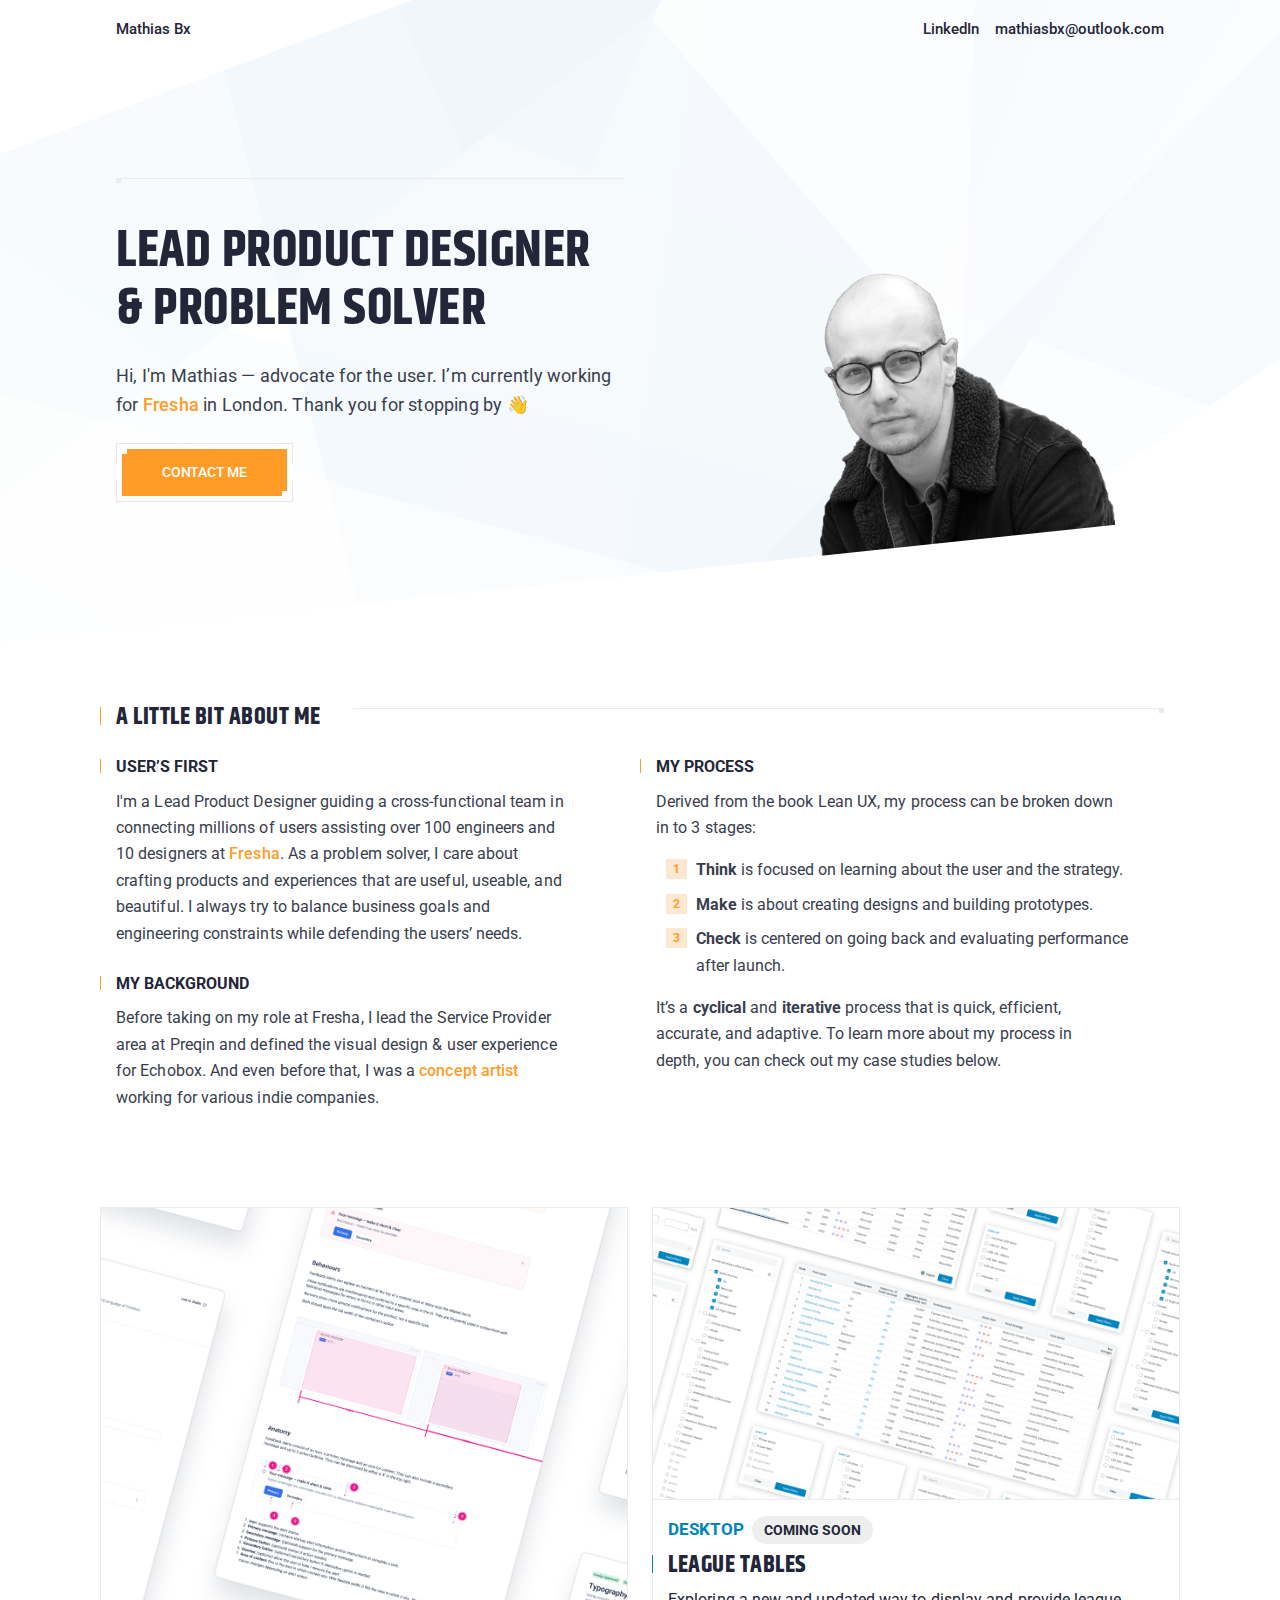
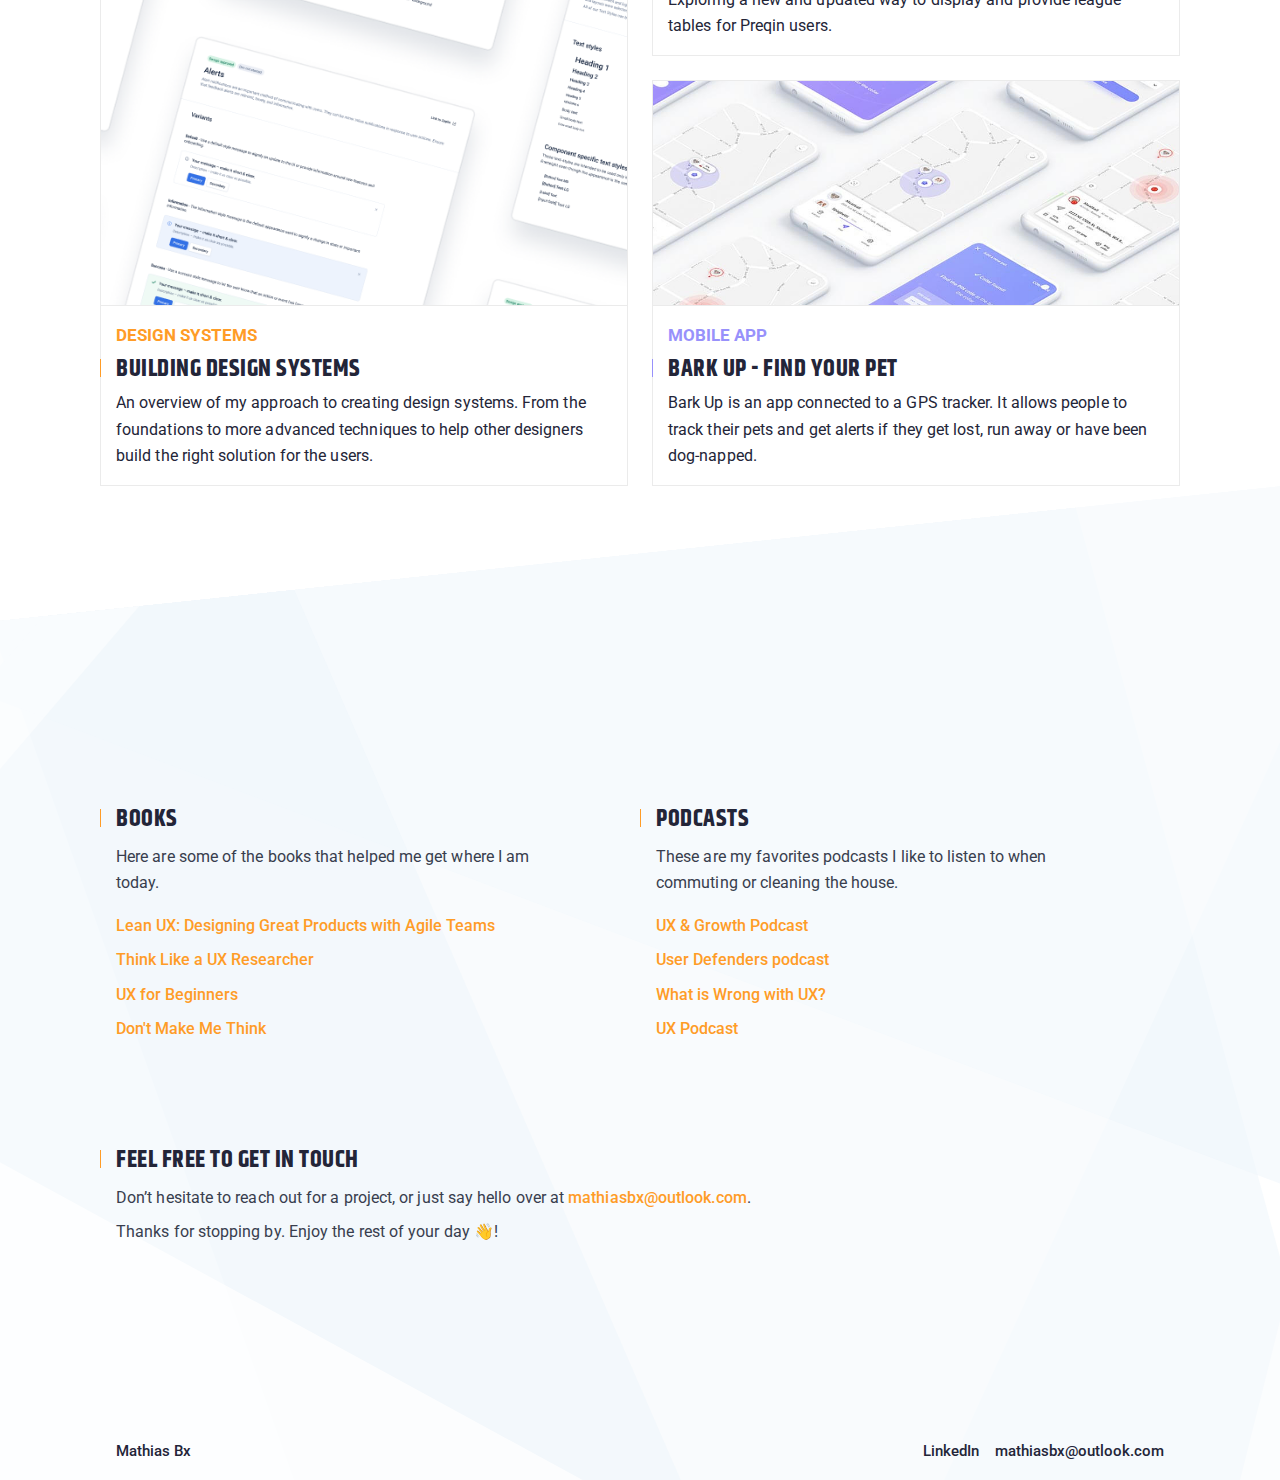
<file: index.html>
<!DOCTYPE html>
<html lang="en" dir="ltr">
  <head>
    <title>Mathias Bx | Product Designer</title>
    <script async src="https://www.googletagmanager.com/gtag/js?id=G-ZKMCRPXBBF"></script>
    <script>
      window.dataLayer = window.dataLayer || [];
      function gtag(){dataLayer.push(arguments);}
      gtag('js', new Date());

      gtag('config', 'G-ZKMCRPXBBF');
    </script>

    <meta charset="UTF-8" />
    <meta name="viewport" content="width=device-width, initial-scale=1.0" />
    <meta
      name="description"
      content="Product Designer & problem solver. I'm an advocate for the user. I care about crafting products and experiences that are useful, useable, and beautiful."
    />
    <link rel="shortcut icon" href="images/favicon.png" />
    <meta property="og:image" content="https://www.mathiasbx.com/images/og-image.png" />
    <link rel="preload" href="css/styles.css" as="style" />
    <link rel="stylesheet" href="css/styles.css" />
    <link href="https://fonts.googleapis.com/css2?family=Khand:wght@700&family=Roboto:wght@400;500;700&display=swap" rel="stylesheet" />
  </head>

  <body class="highlight--orange">
    <header class="header-home">
      <div class="header-home__background">
        <div class="section section--border-0 section--xl header-home__section col-2-2">
          <div></div>
          <img src="images/mathias-bx-profile-2.png" class="header-home__image" loading="eager" width="360px" height="100%" />
        </div>
      </div>
      <div class="navbar">
        <div class="navbar__logo">
          <a href="#" class="link link--dark">Mathias Bx</a>
        </div>
        <div class="navbar__links">
          <a href="https://www.linkedin.com/in/mathiasbx/" target="_blank" rel="noopener" class="link link--dark">LinkedIn</a>
          <a href="mailto:mathiasbx@outlook.com" target="_blank" class="link link--dark">mathiasbx@outlook.com</a>
        </div>
      </div>
      <section class="section section--border-0 section-hero col-2-2">
        <div class="row--md">
          <div class="detail--1"></div>
          <h1 class="section-hero__title">Lead product designer &amp; problem solver</h1>
          <p class="section-hero__copy">
            Hi, I'm Mathias — advocate for the user. I’m currently working for
            <a href="https://www.fresha.com/" target="_blank">Fresha</a> in London. Thank you for stopping by 👋
          </p>
          <div class="btn-container">
            <a class="btn--primary" href="mailto:mathiasbx@outlook.com">
              <span class="btn-detail btn-detail--1"></span>
              <div class="btn btn--orange">Contact me</div>
              <span class="btn-detail btn-detail--2"></span>
            </a>
            <!-- <a class="btn btn--transparent" href="#">My resume</a> -->
          </div>
        </div>
      </section>
    </header>
    <section class="section section--lg row--md introduction">
      <div class="section__header-detail">
        <h3 class="copy__header">A little bit about me</h3>
        <div class="detail--2"></div>
      </div>
      <div class="col-2-2">
        <div class="row--md">
          <div class="row--xs">
            <h4>User’s first</h4>
            <p class="section__copy">
              I'm a Lead Product Designer guiding a cross-functional team in connecting millions of users assisting over 100 engineers and 10 designers at
              <a href="https://www.fresha.com/" target="_blank">Fresha</a>. As a problem solver, I care about crafting products and experiences that are useful,
              useable, and beautiful. I always try to balance business goals and engineering constraints while defending the users’ needs.
            </p>
          </div>
          <div class="row--xs">
            <h4>My background</h4>
            <p class="section__copy">
              Before taking on my role at Fresha, I lead the Service Provider area at Preqin and defined the visual design & user experience for Echobox. And even before that, I was a
              <a href="concept.html">concept artist</a> working for various indie companies. 
            </p>
          </div>
        </div>
        <div class="">
          <div class="row--xs section-border">
            <h4>My process</h4>
            <div>
              <p class="section__copy">Derived from the book Lean UX, my process can be broken down in to 3 stages:</p>
              <ol class="section__list">
                <li class="section__listitem"><strong>Think</strong> is focused on learning about the user and the strategy.</li>
                <li class="section__listitem"><strong>Make</strong> is about creating designs and building prototypes.</li>
                <li class="section__listitem"><strong>Check</strong> is centered on going back and evaluating performance after launch.</li>
              </ol>
              <p class="section__copy">
                It’s a <strong>cyclical</strong> and <strong>iterative</strong> process that is quick, efficient, accurate, and adaptive. To learn more about my
                process in depth, you can check out my case studies below.
              </p>
            </div>
          </div>
        </div>
      </div>
    </section>
    <section class="section">
      <div class="col-2-2 section__case-study">
        <a class="section__case-study-item border__default"  href="/design-system.html">
          <img src="images/design-system/header.png" alt="" class="case-study-preview__image border__default" loading="lazy" height="100%">
          <div class="section__case-study-copy">
            <h5>Design systems</h5>
            <h3>Building design systems</h2>
            <p>An overview of my approach to creating design systems. From the foundations to more advanced techniques to help other designers build the right solution for the users.</p>
          </div>
        </a>
        <div class="section__case-study">
          <div class="section__case-study-item border__default highlight--preqin" href="#">
            <img src="images/sp-league-tables/header.png" alt="" class="case-study-preview__image border__default" loading="lazy" height="100%">
            <div class="section__case-study-copy">
              <div class="section__case-study-coming-soon">
                <h5>Desktop</h5>
                <span class="label">Coming soon</span>
              </div>
              <h3>League tables</h2>
              <p>Exploring a new and updated way to display and provide league tables for Preqin users.</p>
            </div>
          </div>
          <a class="section__case-study-item border__default highlight--purple" href="/bark-up.html">
            <img src="images/bark-up/presentation-02-thumbnail.jpg" alt="" class="case-study-preview__image border__default" loading="lazy" height="100%">
            <div class="section__case-study-copy">
              <h5>Mobile App</h5>
              <h3>Bark Up - Find Your Pet</h2>
              <p>Bark Up is an app connected to a GPS tracker. It allows people to track their pets and get alerts if they get lost, run away or have been dog-napped.</p>
            </div>
          </a>
        </div>
      </div>
    </section>
    <section class="footer footer-home">
      <div class="footer__background"></div>
      <div class="footer__content section row--xl section">
        <div class="col-2-2">
          <div>
            <div class="row--sm">
              <h3 class="copy__header">Books</h3>
              <div class="row--xs">
                <p class="section__copy">Here are some of the books that helped me get where I am today.</p>
                <ul class="list-unstyled section__copy">
                  <li>
                    <a href="https://www.amazon.com/Lean-UX-Applying-Principles-Experience/dp/1449311652/" target="_blank" rel="noopener"
                      >Lean UX: Designing Great Products with Agile Teams</a
                    >
                  </li>
                  <li>
                    <a href="https://www.amazon.com/Think-Like-Researcher-David-Travis/dp/1138365297/" target="_blank" rel="noopener"
                      >Think Like a UX Researcher</a
                    >
                  </li>
                  <li>
                    <a href="https://www.amazon.com/UX-Beginners-Crash-Course-Lessons/dp/1491912685/" target="_blank" rel="noopener">UX for Beginners</a>
                  </li>
                  <li>
                    <a href="https://www.amazon.com/Dont-Make-Think-Revisited-Usability/dp/0321965515/" target="_blank" rel="noopener">Don't Make Me Think</a>
                  </li>
                </ul>
              </div>
            </div>
          </div>
          <div>
            <div class="row--sm section-border">
              <h3 class="copy__header">Podcasts</h3>
              <div class="row--xs">
                <p class="section__copy">These are my favorites podcasts I like to listen to when commuting or cleaning the house.</p>
                <ul class="list-unstyled section__copy">
                  <li>
                    <a href="https://podcasts.apple.com/us/podcast/ux-growth-podcast/id1016143291" target="_blank" rel="noopener">UX &amp; Growth Podcast</a>
                  </li>
                  <li>
                    <a href="https://podcasts.apple.com/us/podcast/user-defenders-ux-design-and-personal-growth/id1055121160" target="_blank" rel="noopener"
                      >User Defenders podcast</a
                    >
                  </li>
                  <li>
                    <a href="https://podcasts.apple.com/us/podcast/what-is-wrong-ux-users-know/id980133198?mt=2" target="_blank" rel="noopener"
                      >What is Wrong with UX?</a
                    >
                  </li>
                  <li>
                    <a href="https://podcasts.apple.com/us/podcast/ux-podcast/id438896324" target="_blank" rel="noopener">UX Podcast</a>
                  </li>
                </ul>
              </div>
            </div>
          </div>
        </div>
        <div class="col-4">
          <div class="row--sm">
            <h3 class="copy__header">Feel free to get in touch</h3>
            <div class="row--xs">
              <p class="section__copy">
                Don’t hesitate to reach out for a project, or just say hello over at
                <a href="mailto:mathiasbx@outlook.com">mathiasbx@outlook.com</a>.
              </p>
              <p class="section__copy">Thanks for stopping by. Enjoy the rest of your day 👋!</p>
            </div>
          </div>
        </div>
      </div>
      <div class="navbar footer__navbar section">
        <div class="navbar__logo">
          <a href="#" class="link link--dark">Mathias Bx</a>
        </div>
        <div class="navbar__links">
          <a href="https://www.linkedin.com/in/mathiasbx/" target="_blank" rel="noopener" class="link link--dark">LinkedIn</a>
          <a href="mailto:mathiasbx@outlook.com" target="_blank" class="link link--dark">mathiasbx@outlook.com</a>
        </div>
      </div>
    </section>
  </body>
</html>
</file>
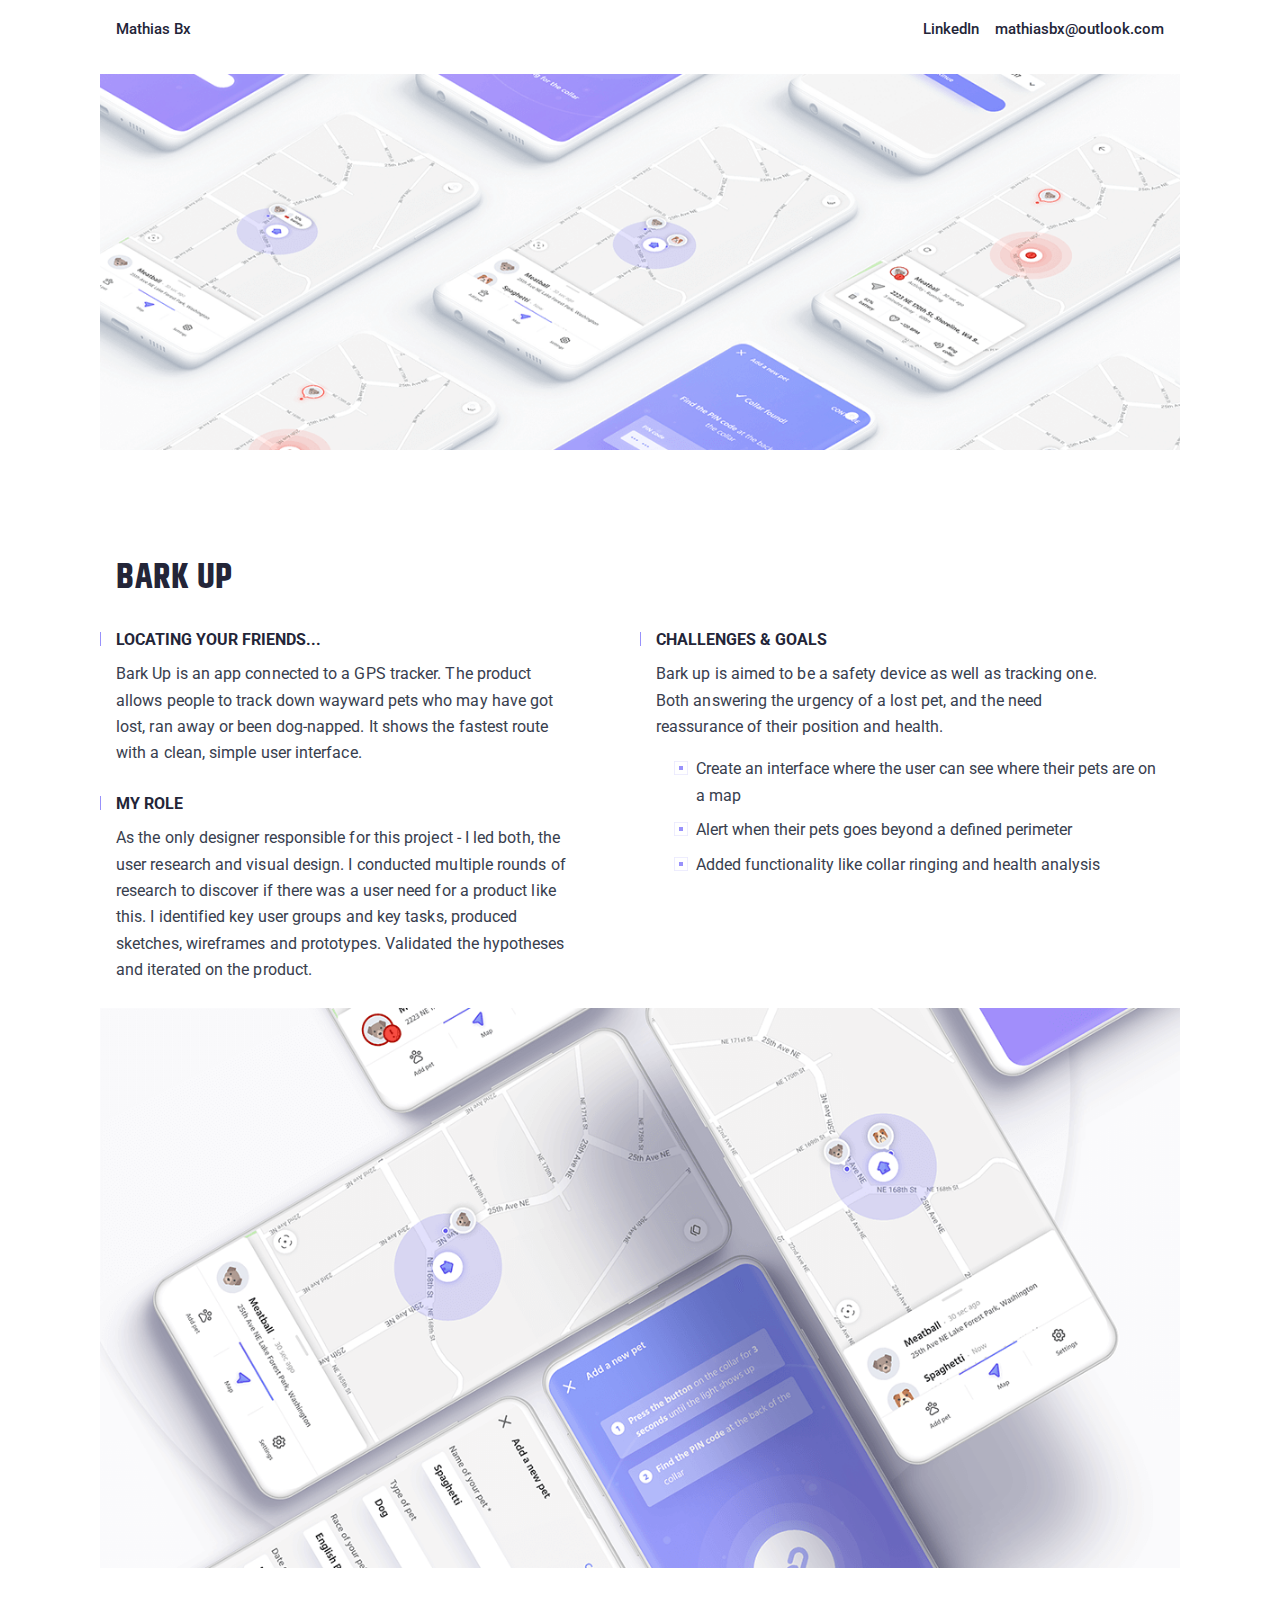
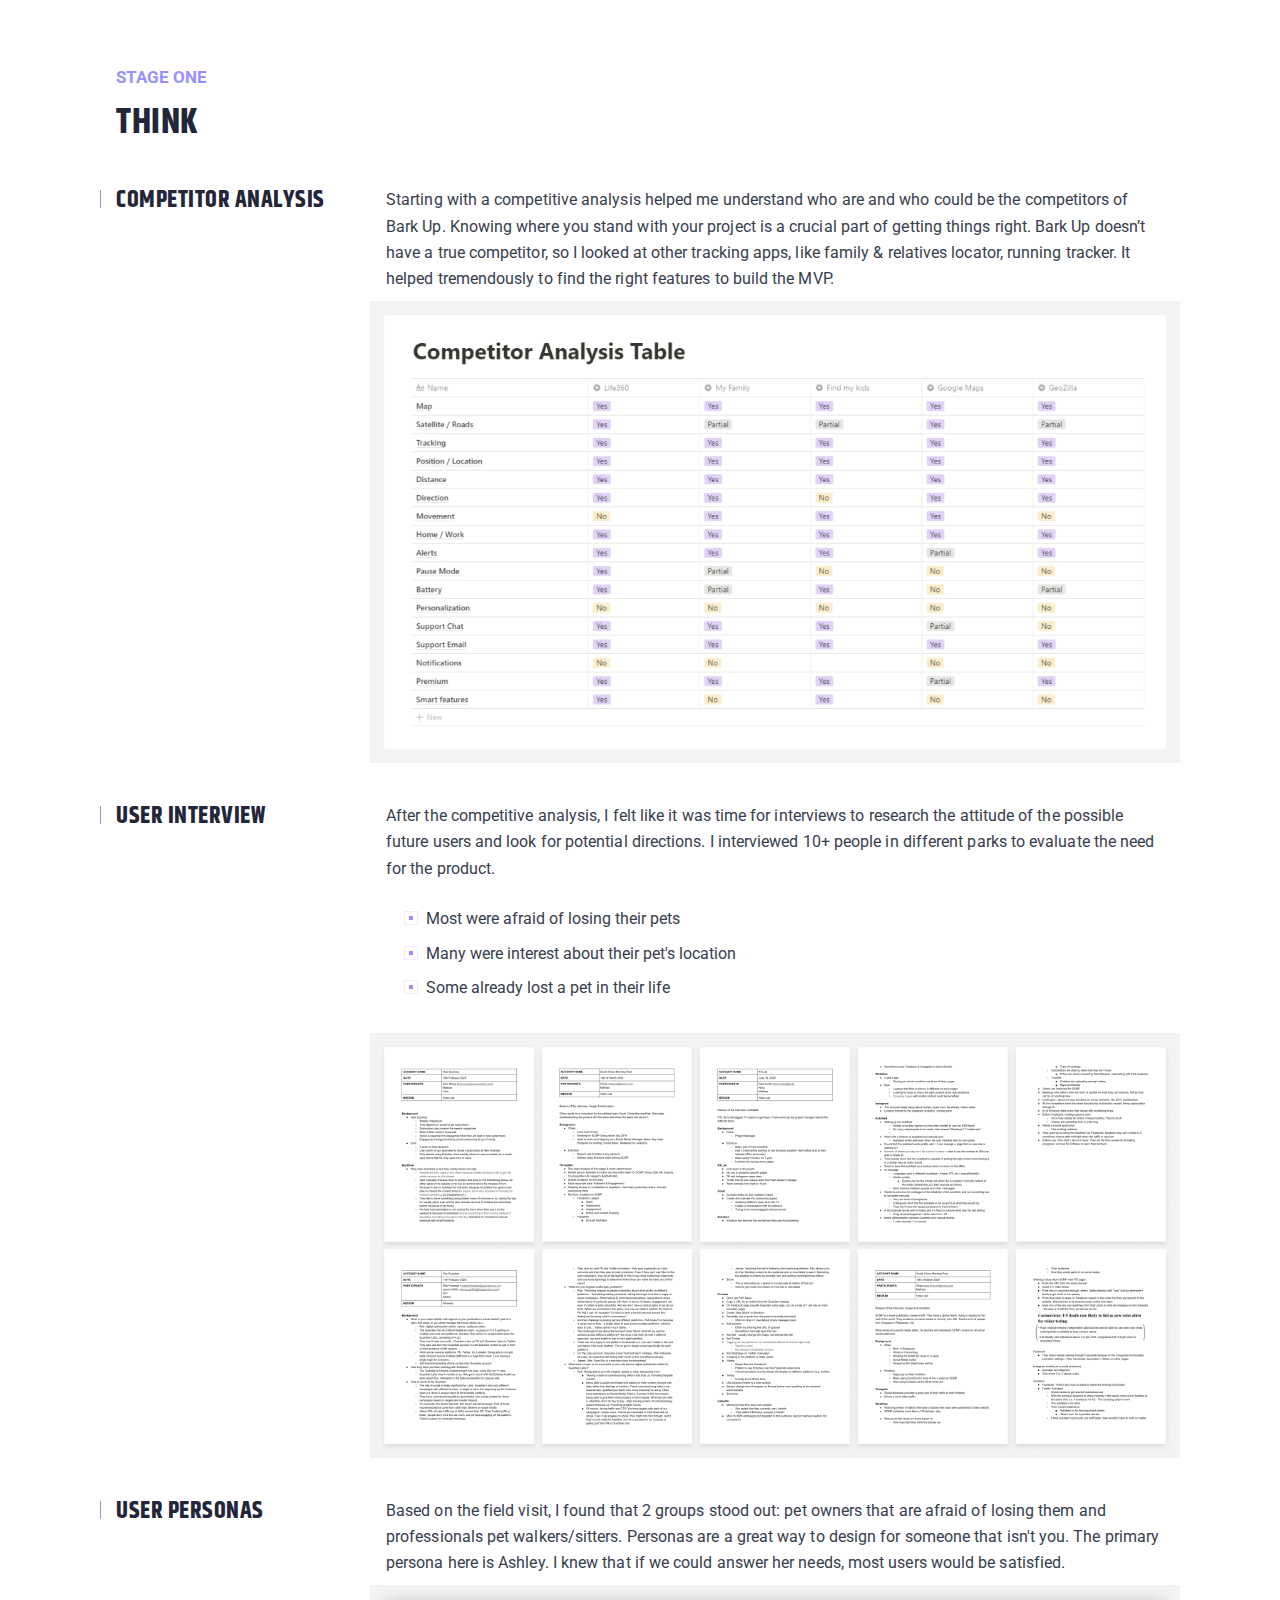
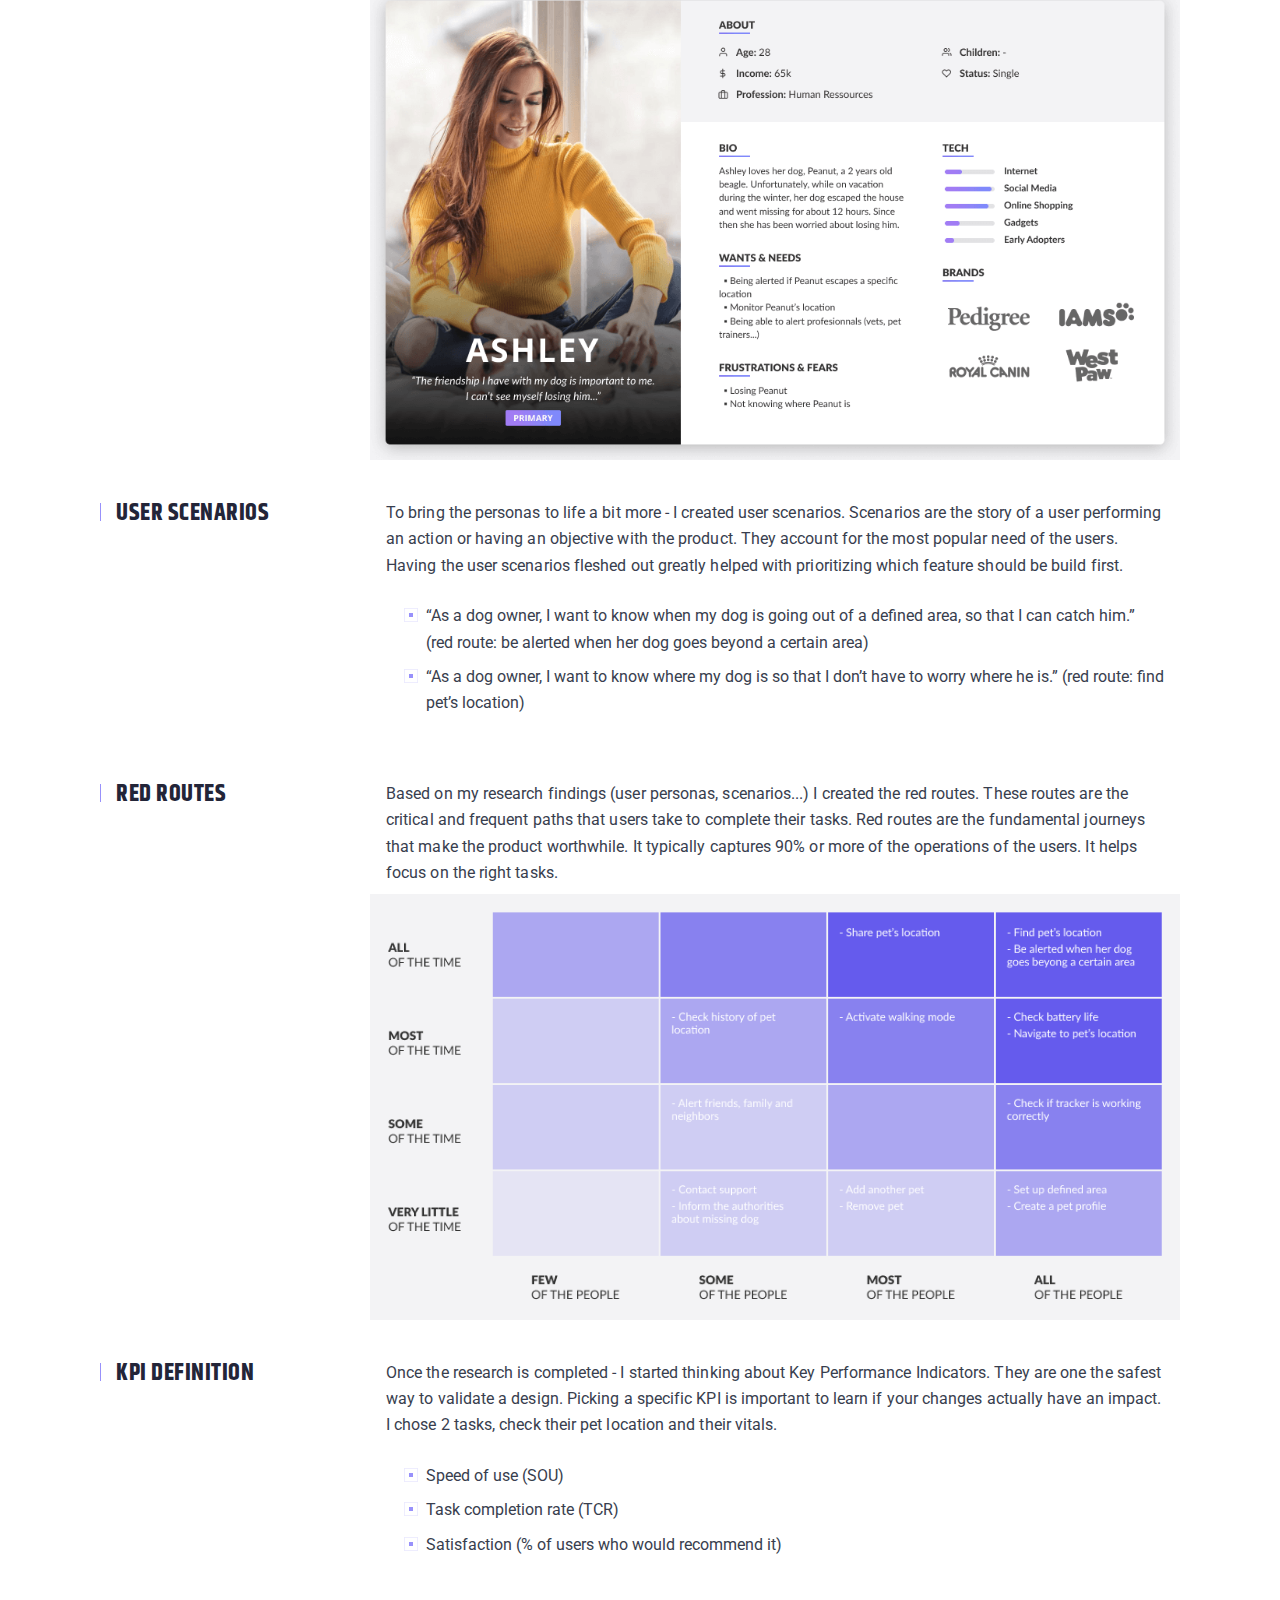
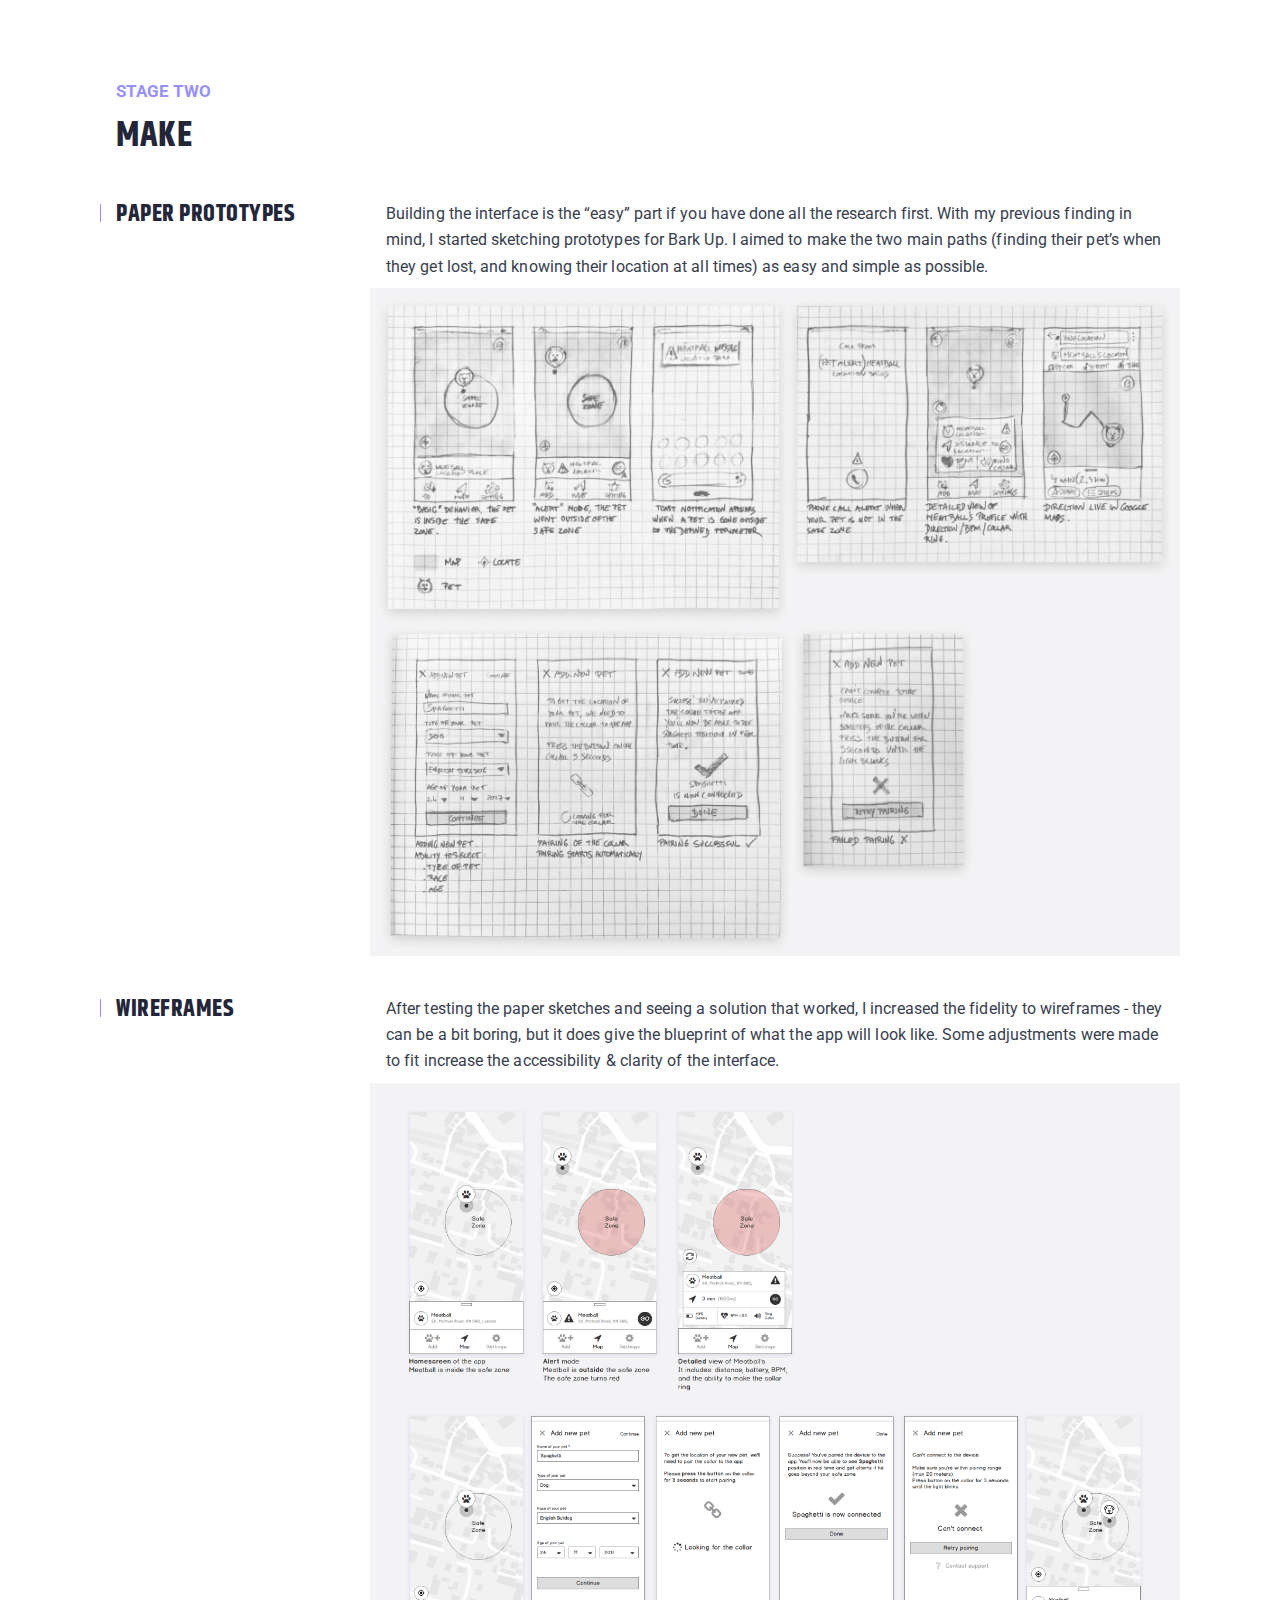
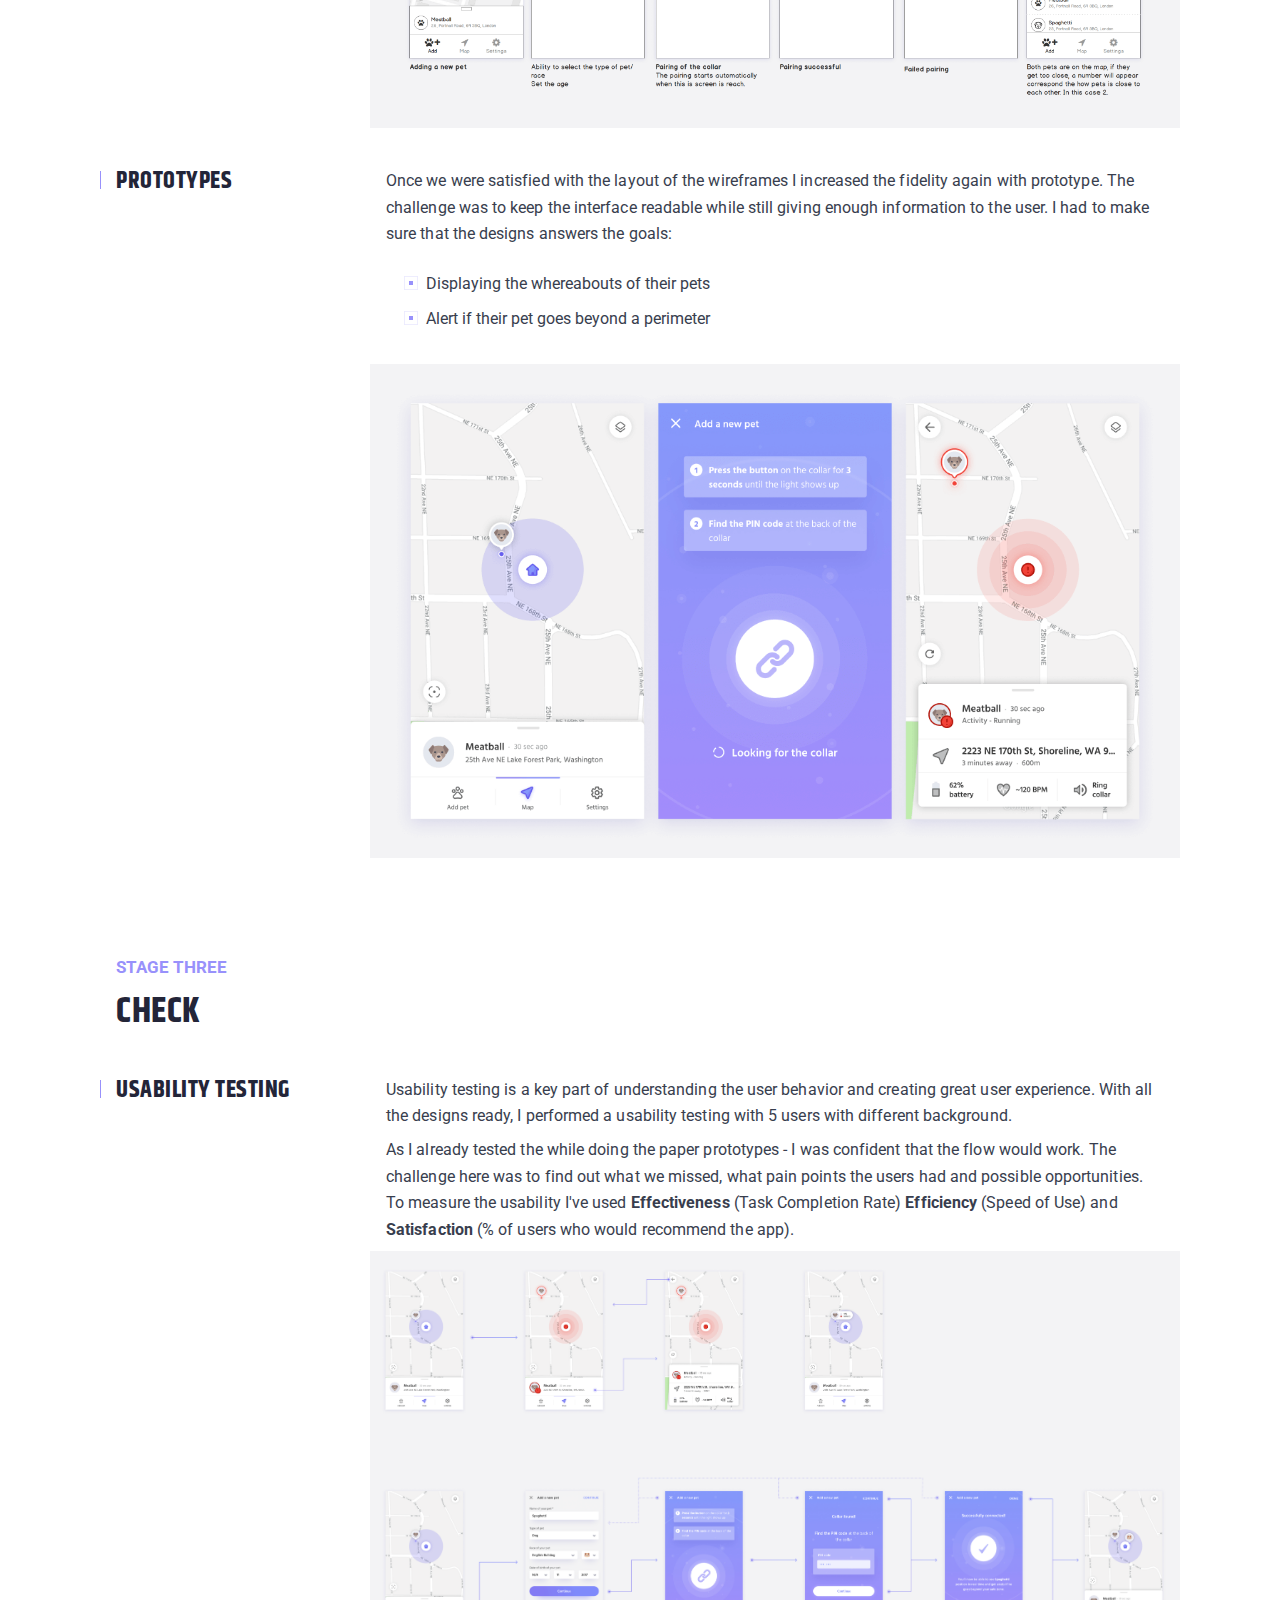
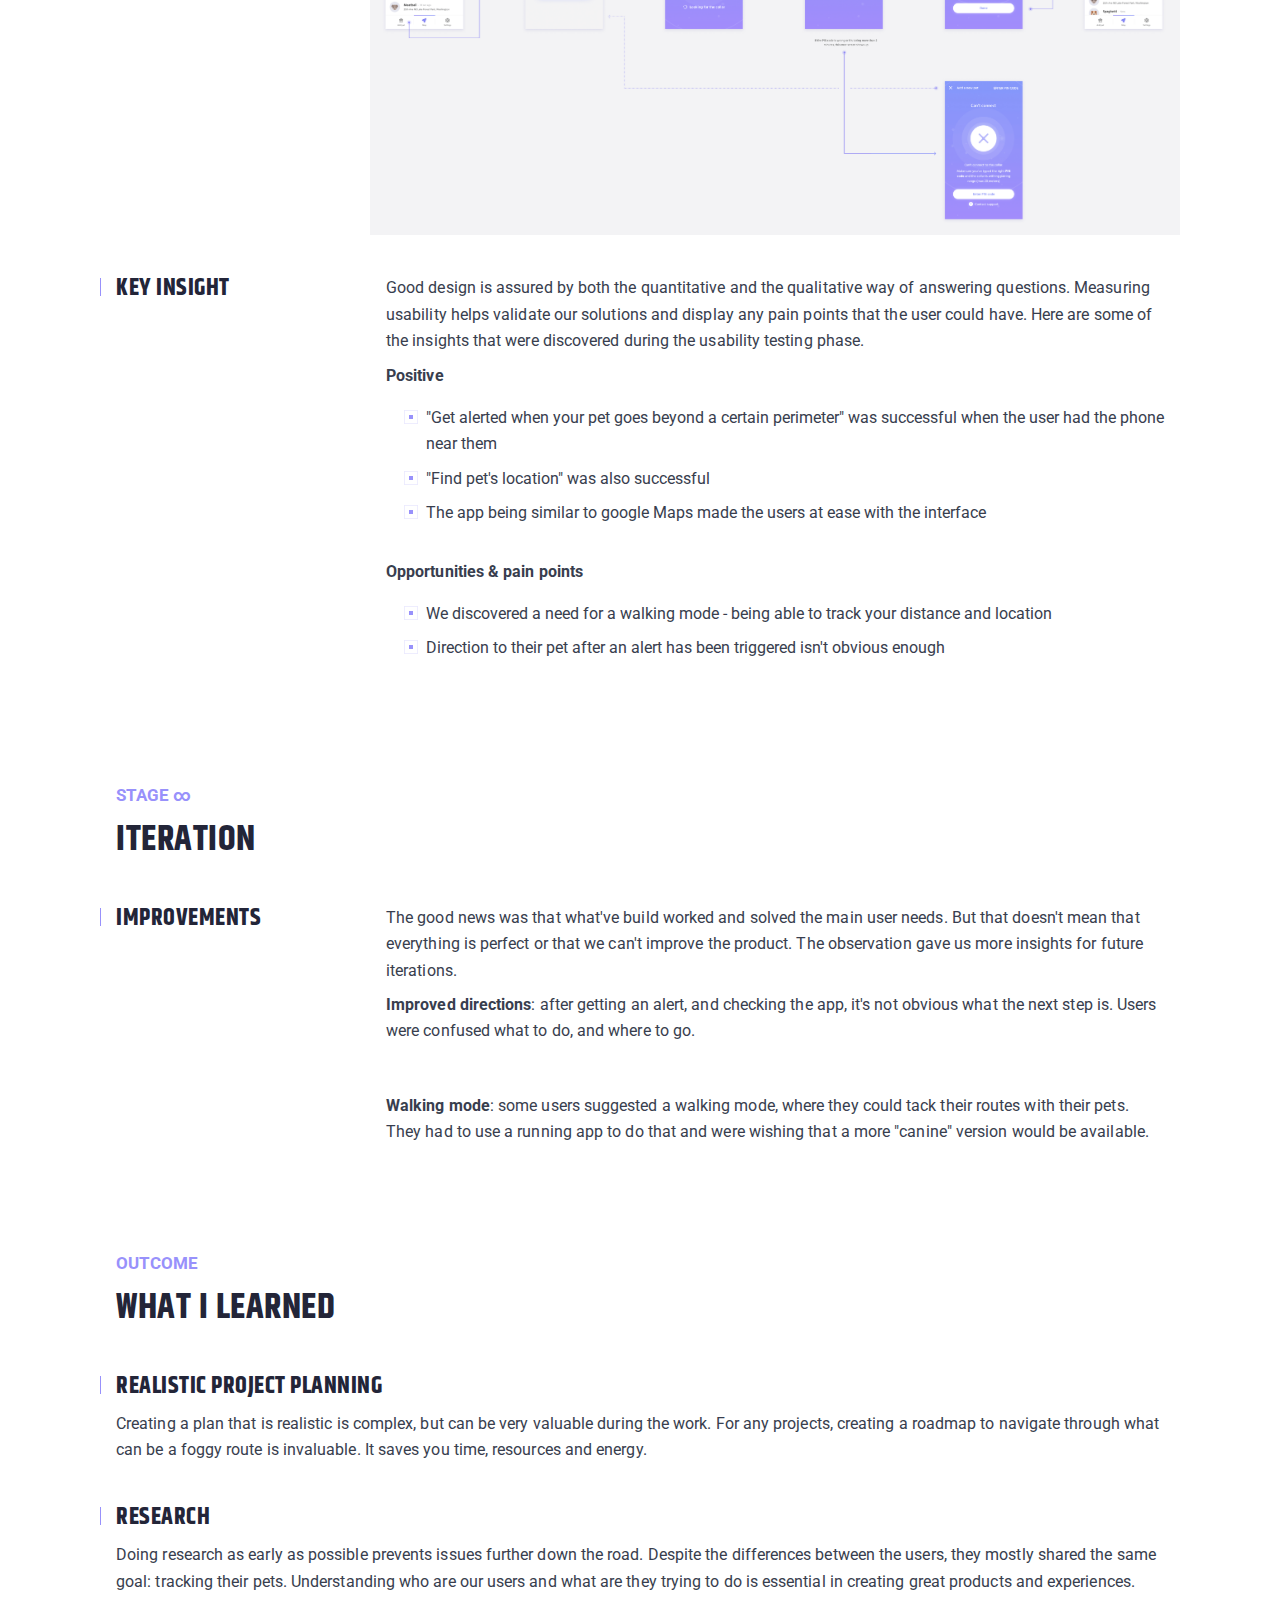
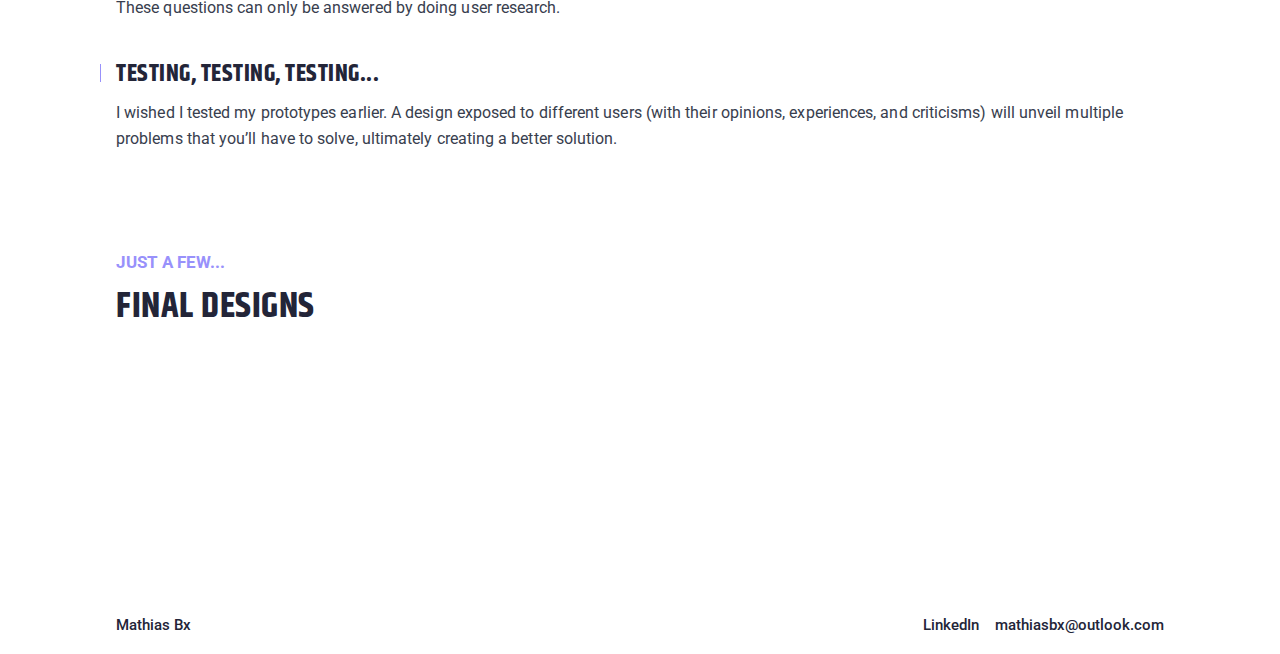
<file: bark-up.html>
<!DOCTYPE html>
<html lang="en" dir="ltr">
  <head>
    <title>Mathias Bx | Product Designer</title>
    <script async src="https://www.googletagmanager.com/gtag/js?id=G-ZKMCRPXBBF"></script>
    <script>
      window.dataLayer = window.dataLayer || [];
      function gtag(){dataLayer.push(arguments);}
      gtag('js', new Date());

      gtag('config', 'G-ZKMCRPXBBF');
    </script>

    <meta charset="UTF-8" />
    <meta name="viewport" content="width=device-width, initial-scale=1.0" />
    <meta
      name="description"
      content="Product Designer & problem solver. I'm an advocate for the user. I care about crafting products and experiences that are useful, useable, and beautiful."
    />
    <link rel="shortcut icon" href="images/favicon.png" />
    <meta property="og:image" content="https://www.mathiasbx.com/images/og-image.png" />
    <link rel="preload" href="css/styles.css" as="style" />
    <link rel="stylesheet" href="css/styles.css" />
    <link href="https://fonts.googleapis.com/css2?family=Khand:wght@700&family=Roboto:wght@400;500;700&display=swap" rel="stylesheet" />
  </head>

  <body class="highlight--purple">
    <header class="header headercasestudy">
      <div class="navbar">
        <div class="navbar__logo">
          <a href="/index.html" class="link link--dark">Mathias Bx</a>
        </div>
        <div class="navbar__links">
          <a href="https://www.linkedin.com/in/mathiasbx/" target="_blank" rel="noopener" class="link link--dark">LinkedIn</a>
          <a href="mailto:mathiasbx@outlook.com" target="_blank" class="link link--dark">mathiasbx@outlook.com</a>
        </div>
      </div>
      <section class="section headercasestudy__section">
        <img src="images/bark-up/presentation-02.png" alt="" class="headercasestudy__image" />
      </section>
    </header>
    <section class="section section--lg row--md introduction">
      <h2>Bark Up</h2>
      <div class="col-2-2">
        <div class="row--md">
          <div class="row--xs">
            <h4>Locating your friends...</h4>
            <p class="section__copy">
              Bark Up is an app connected to a GPS tracker. The product allows people to track down wayward pets who may have got lost, ran away or been
              dog-napped. It shows the fastest route with a clean, simple user interface.
            </p>
          </div>
          <div class="row--xs">
            <h4>My role</h4>
            <p class="section__copy">
              As the only designer responsible for this project - I led both, the user research and visual design. I conducted multiple rounds of research to
              discover if there was a user need for a product like this. I identified key user groups and key tasks, produced sketches, wireframes and
              prototypes. Validated the hypotheses and iterated on the product.
            </p>
          </div>
        </div>
        <div class="">
          <div class="row--xs">
            <h4>Challenges & Goals</h4>
            <div>
              <p class="section__copy">
                Bark up is aimed to be a safety device as well as tracking one. Both answering the urgency of a lost pet, and the need reassurance of their
                position and health.
              </p>
              <ul class="section__list list-style list-style--purple">
                <li class="section__listitem">Create an interface where the user can see where their pets are on a map</li>
                <li class="section__listitem">Alert when their pets goes beyond a defined perimeter</li>
                <li class="section__listitem">Added functionality like collar ringing and health analysis</li>
              </ul>
            </div>
          </div>
        </div>
      </div>
      <img src="images/bark-up/presentation-01.png" alt="" class="casestudy__imageone" loading="lazy" />
    </section>
    <section class="section">
      <div class="col-4">
        <div class="row--xl">
          <div class="row--lg">
            <div class="row--xs">
              <h5>Stage one</h5>
              <h2>Think</h2>
            </div>
            <div class="col-1-3">
              <h3>Competitor analysis</h3>
              <div class="row--xs">
                <p>
                  Starting with a competitive analysis helped me understand who are and who could be the competitors of Bark Up. Knowing where you stand with
                  your project is a crucial part of getting things right. Bark Up doesn’t have a true competitor, so I looked at other tracking apps, like
                  family & relatives locator, running tracker. It helped tremendously to find the right features to build the MVP.
                </p>
                <img src="images/bark-up/competitor-analysis-table.png" alt="" class="casestudy__imageone" loading="lazy" />
              </div>
            </div>
            <div class="col-1-3">
              <h3>User Interview</h3>
              <div class="row--xs">
                <p>
                  After the competitive analysis, I felt like it was time for interviews to research the attitude of the possible future users and look for
                  potential directions. I interviewed 10+ people in different parks to evaluate the need for the product.
                </p>
                <ul class="section__list list-style list-style--purple">
                  <li class="section__listitem">Most were afraid of losing their pets</li>
                  <li class="section__listitem">Many were interest about their pet's location</li>
                  <li class="section__listitem">Some already lost a pet in their life</li>
                </ul>
                <img src="images/bark-up/user-research.png" alt="" class="casestudy__imageone" loading="lazy" />
              </div>
            </div>
            <div class="col-1-3">
              <h3>User personas</h3>
              <div class="row--xs">
                <p>
                  Based on the field visit, I found that 2 groups stood out: pet owners that are afraid of losing them and professionals pet walkers/sitters.
                  Personas are a great way to design for someone that isn't you. The primary persona here is Ashley. I knew that if we could answer her needs,
                  most users would be satisfied.
                </p>
                <img src="images/bark-up/primary-persona-ashley.png" alt="" class="casestudy__imageone" loading="lazy" />
              </div>
            </div>
            <div class="col-1-3">
              <h3>User scenarios</h3>
              <div class="row--xs">
                <p>
                  To bring the personas to life a bit more - I created user scenarios. Scenarios are the story of a user performing an action or having an
                  objective with the product. They account for the most popular need of the users. Having the user scenarios fleshed out greatly helped with
                  prioritizing which feature should be build first.
                </p>
                <ul class="section__list list-style list-style--purple">
                  <li class="section__listitem">
                    “As a dog owner, I want to know when my dog is going out of a defined area, so that I can catch him.” (red route: be alerted when her dog
                    goes beyond a certain area)
                  </li>
                  <li class="section__listitem">
                    “As a dog owner, I want to know where my dog is so that I don’t have to worry where he is.” (red route: find pet’s location)
                  </li>
                </ul>
              </div>
            </div>
            <div class="col-1-3">
              <h3>Red routes</h3>
              <div class="row--xs">
                <p>
                  Based on my research findings (user personas, scenarios...) I created the red routes. These routes are the critical and frequent paths that
                  users take to complete their tasks. Red routes are the fundamental journeys that make the product worthwhile. It typically captures 90% or
                  more of the operations of the users. It helps focus on the right tasks.
                </p>
                <img src="images/bark-up/red-routes.png" alt="" class="casestudy__imageone" loading="lazy" />
              </div>
            </div>
            <div class="col-1-3">
              <h3>KPI definition</h3>
              <div class="row--xs">
                <p>
                  Once the research is completed - I started thinking about Key Performance Indicators. They are one the safest way to validate a design.
                  Picking a specific KPI is important to learn if your changes actually have an impact. I chose 2 tasks, check their pet location and their
                  vitals.
                </p>
                <ul class="section__list list-style list-style--purple">
                  <li class="section__listitem">Speed of use (SOU)</li>
                  <li class="section__listitem">Task completion rate (TCR)</li>
                  <li class="section__listitem">Satisfaction (% of users who would recommend it)</li>
                </ul>
              </div>
            </div>
          </div>
          <div class="row--lg">
            <div class="row--xs">
              <h5>Stage two</h5>
              <h2>Make</h2>
            </div>
            <div class="col-1-3">
              <h3>Paper Prototypes</h3>
              <div class="row--xs">
                <p>
                  Building the interface is the “easy” part if you have done all the research first. With my previous finding in mind, I started sketching
                  prototypes for Bark Up. I aimed to make the two main paths (finding their pet’s when they get lost, and knowing their location at all times)
                  as easy and simple as possible.
                </p>
                <img src="images/bark-up/paper-prototypes.png" alt="" class="casestudy__imageone" loading="lazy" />
              </div>
            </div>
            <div class="col-1-3">
              <h3>Wireframes</h3>
              <div class="row--xs">
                <p>
                  After testing the paper sketches and seeing a solution that worked, I increased the fidelity to wireframes - they can be a bit boring, but it
                  does give the blueprint of what the app will look like. Some adjustments were made to fit increase the accessibility & clarity of the
                  interface.
                </p>
                <img src="images/bark-up/wireframe.png" alt="" class="casestudy__imageone" loading="lazy" />
              </div>
            </div>
            <div class="col-1-3">
              <h3>Prototypes</h3>
              <div class="row--xs">
                <p>
                  Once we were satisfied with the layout of the wireframes I increased the fidelity again with prototype. The challenge was to keep the
                  interface readable while still giving enough information to the user. I had to make sure that the designs answers the goals:
                </p>
                <ul class="section__list list-style list-style--purple">
                  <li class="section__listitem">Displaying the whereabouts of their pets</li>
                  <li class="section__listitem">Alert if their pet goes beyond a perimeter</li>
                </ul>
                <img src="images/bark-up/prototypes.png" alt="" class="casestudy__imageone" loading="lazy" />
              </div>
            </div>
          </div>
          <div class="row--lg">
            <div class="row--xs">
              <h5>Stage three</h5>
              <h2>Check</h2>
            </div>
            <div class="col-1-3">
              <h3>Usability Testing</h3>
              <div class="row--xs">
                <p>
                  Usability testing is a key part of understanding the user behavior and creating great user experience. With all the designs ready, I performed
                  a usability testing with 5 users with different background.
                </p>
                <p>
                  As I already tested the while doing the paper prototypes - I was confident that the flow would work. The challenge here was to find out what
                  we missed, what pain points the users had and possible opportunities. To measure the usability I've used
                  <strong>Effectiveness</strong> (Task Completion Rate) <strong>Efficiency</strong> (Speed of Use) and <strong>Satisfaction</strong> (% of users
                  who would recommend the app).
                </p>
                <img src="images/bark-up/user-flow.png" alt="" class="casestudy__imageone" loading="lazy" />
              </div>
            </div>
            <div class="col-1-3">
              <h3>Key insight</h3>
              <div class="row--xs">
                <p>
                  Good design is assured by both the quantitative and the qualitative way of answering questions. Measuring usability helps validate our
                  solutions and display any pain points that the user could have. Here are some of the insights that were discovered during the usability
                  testing phase.
                </p>
                <div class="row--0">
                  <p><strong>Positive</strong></p>
                  <ul class="section__list list-style list-style--purple">
                    <li class="section__listitem">
                      "Get alerted when your pet goes beyond a certain perimeter" was successful when the user had the phone near them
                    </li>
                    <li class="section__listitem">"Find pet's location" was also successful</li>
                    <li class="section__listitem">The app being similar to google Maps made the users at ease with the interface</li>
                  </ul>
                </div>
                <div class="row--0">
                  <p><strong>Opportunities & pain points</strong></p>
                  <ul class="section__list list-style list-style--purple">
                    <li class="section__listitem">We discovered a need for a walking mode - being able to track your distance and location</li>
                    <li class="section__listitem">Direction to their pet after an alert has been triggered isn't obvious enough</li>
                  </ul>
                </div>
              </div>
            </div>
          </div>
          <div class="row--lg">
            <div class="row--xs">
              <h5>Stage ∞</h5>
              <h2>Iteration</h2>
            </div>
            <div class="col-1-3">
              <h3>Improvements</h3>
              <div class="row--lg">
                <div class="row--xs">
                  <p>
                    The good news was that what've build worked and solved the main user needs. But that doesn't mean that everything is perfect or that we
                    can't improve the product. The observation gave us more insights for future iterations.
                  </p>
                  <p>
                    <strong>Improved directions</strong>: after getting an alert, and checking the app, it's not obvious what the next step is. Users were
                    confused what to do, and where to go.
                  </p>
                  <img src="images/bark-up/bark-up-iteration-1.png" alt="" class="casestudy__imageone" loading="lazy" />
                </div>
                <div class="row--xs">
                  <p>
                    <strong>Walking mode</strong>: some users suggested a walking mode, where they could tack their routes with their pets. They had to use a
                    running app to do that and were wishing that a more "canine" version would be available.
                  </p>
                  <img src="images/bark-up/bark-up-iteration-2.png" alt="" class="casestudy__imageone" loading="lazy" />
                </div>
              </div>
            </div>
          </div>
          <div class="row--lg">
            <div class="row--xs">
              <h5>Outcome</h5>
              <h2>What I learned</h2>
            </div>
            <div class="row--sm">
              <h3>Realistic Project Planning</h3>
              <p>
                Creating a plan that is realistic is complex, but can be very valuable during the work. For any projects, creating a roadmap to navigate through
                what can be a foggy route is invaluable. It saves you time, resources and energy.
              </p>
            </div>
            <div class="row--sm">
              <h3>Research</h3>
              <p>
                Doing research as early as possible prevents issues further down the road. Despite the differences between the users, they mostly shared the
                same goal: tracking their pets. Understanding who are our users and what are they trying to do is essential in creating great products and
                experiences. These questions can only be answered by doing user research.
              </p>
            </div>
            <div class="row--sm">
              <h3>Testing, testing, testing...</h3>
              <p>
                I wished I tested my prototypes earlier. A design exposed to different users (with their opinions, experiences, and criticisms) will unveil
                multiple problems that you’ll have to solve, ultimately creating a better solution.
              </p>
            </div>
          </div>
          <div class="row--lg">
            <div class="row--xs">
              <h5>Just a few...</h5>
              <h2>Final designs</h2>
            </div>
            <div class="row--md">
              <img src="images/bark-up/final-design-1.png" alt="" class="casestudy__imageone" loading="lazy" />
              <img src="images/bark-up/final-design-2.png" alt="" class="casestudy__imageone" loading="lazy" />
              <img src="images/bark-up/final-design-3.png" alt="" class="casestudy__imageone" loading="lazy" />
            </div>
          </div>
        </div>
      </div>
    </section>
    <section class="footer">
      <div class="navbar footer__navbar">
        <div class="navbar__logo">
          <a href="/index.html" class="link link--dark">Mathias Bx</a>
        </div>
        <div class="navbar__links">
          <a href="https://www.linkedin.com/in/mathiasbx/" target="_blank" rel="noopener" class="link link--dark">LinkedIn</a>
          <a href="mailto:mathiasbx@outlook.com" target="_blank" class="link link--dark">mathiasbx@outlook.com</a>
        </div>
      </div>
    </section>
  </body>
</html>
</file>
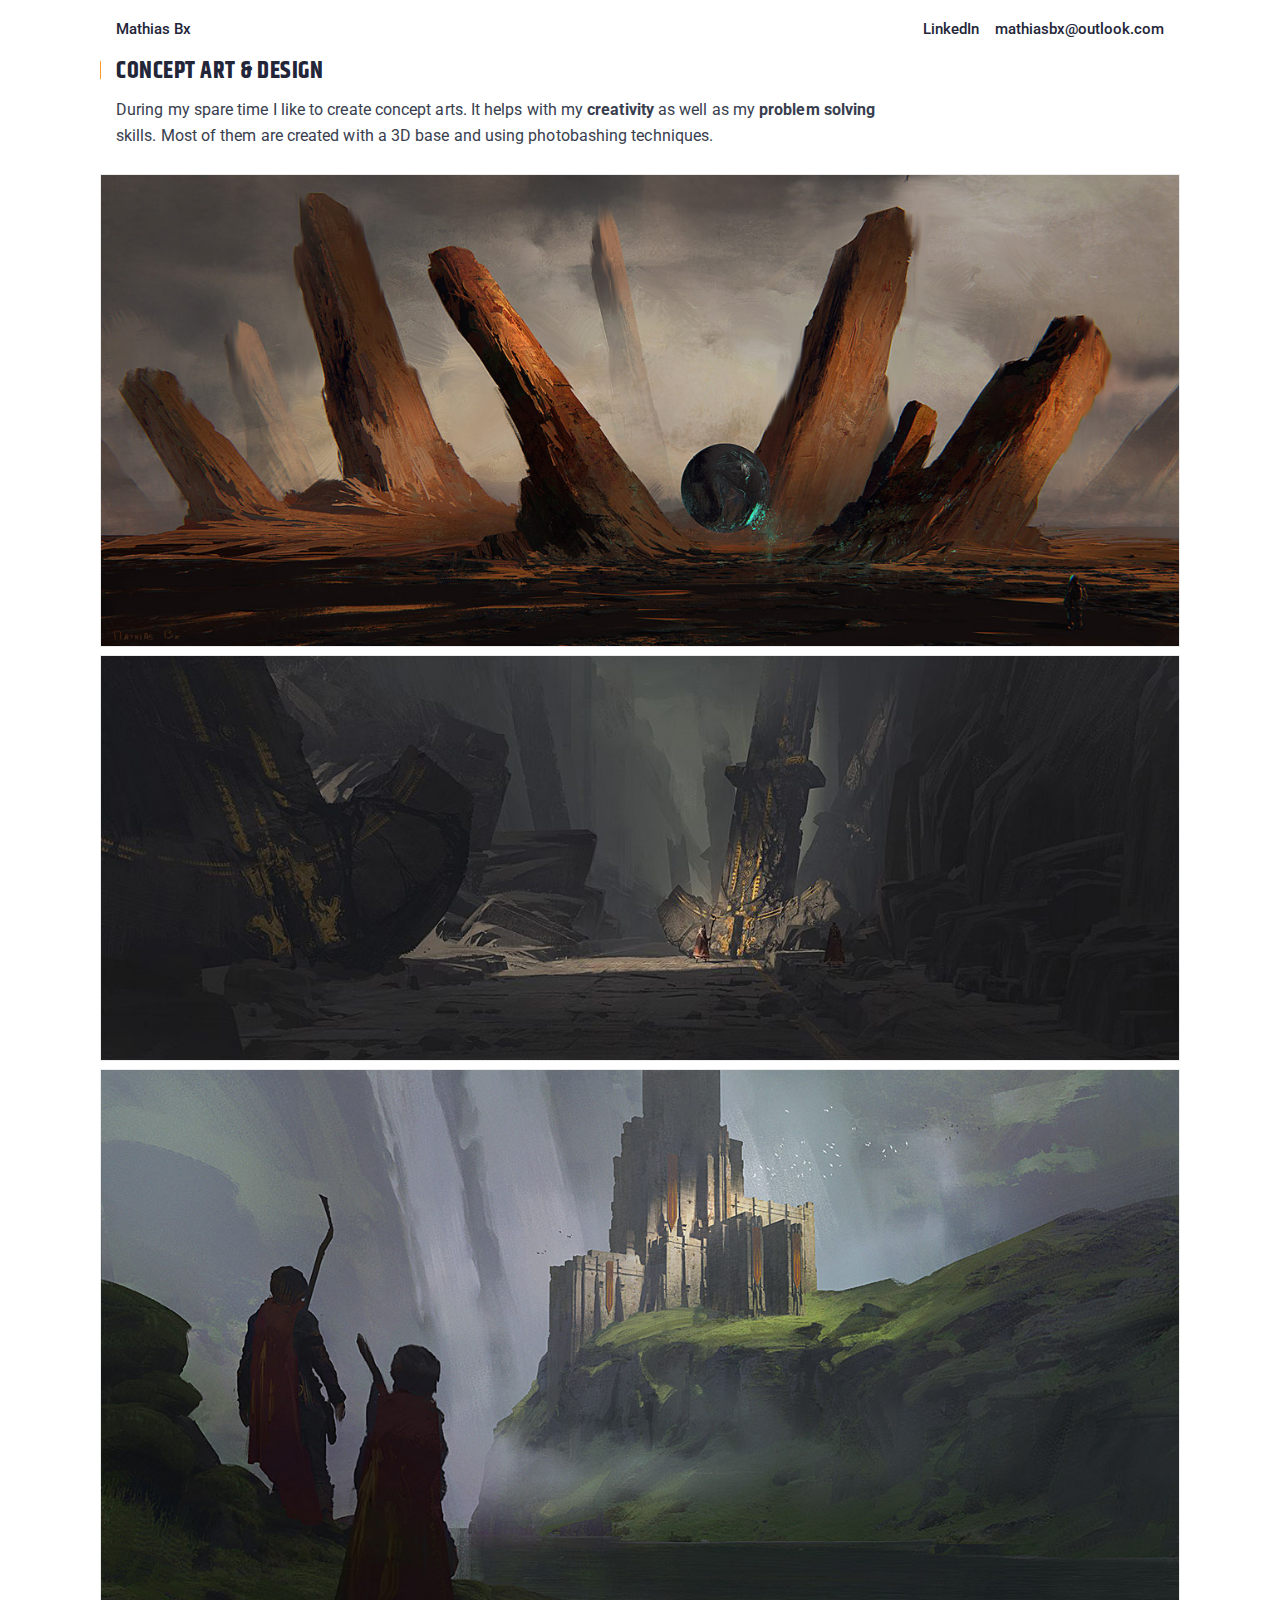
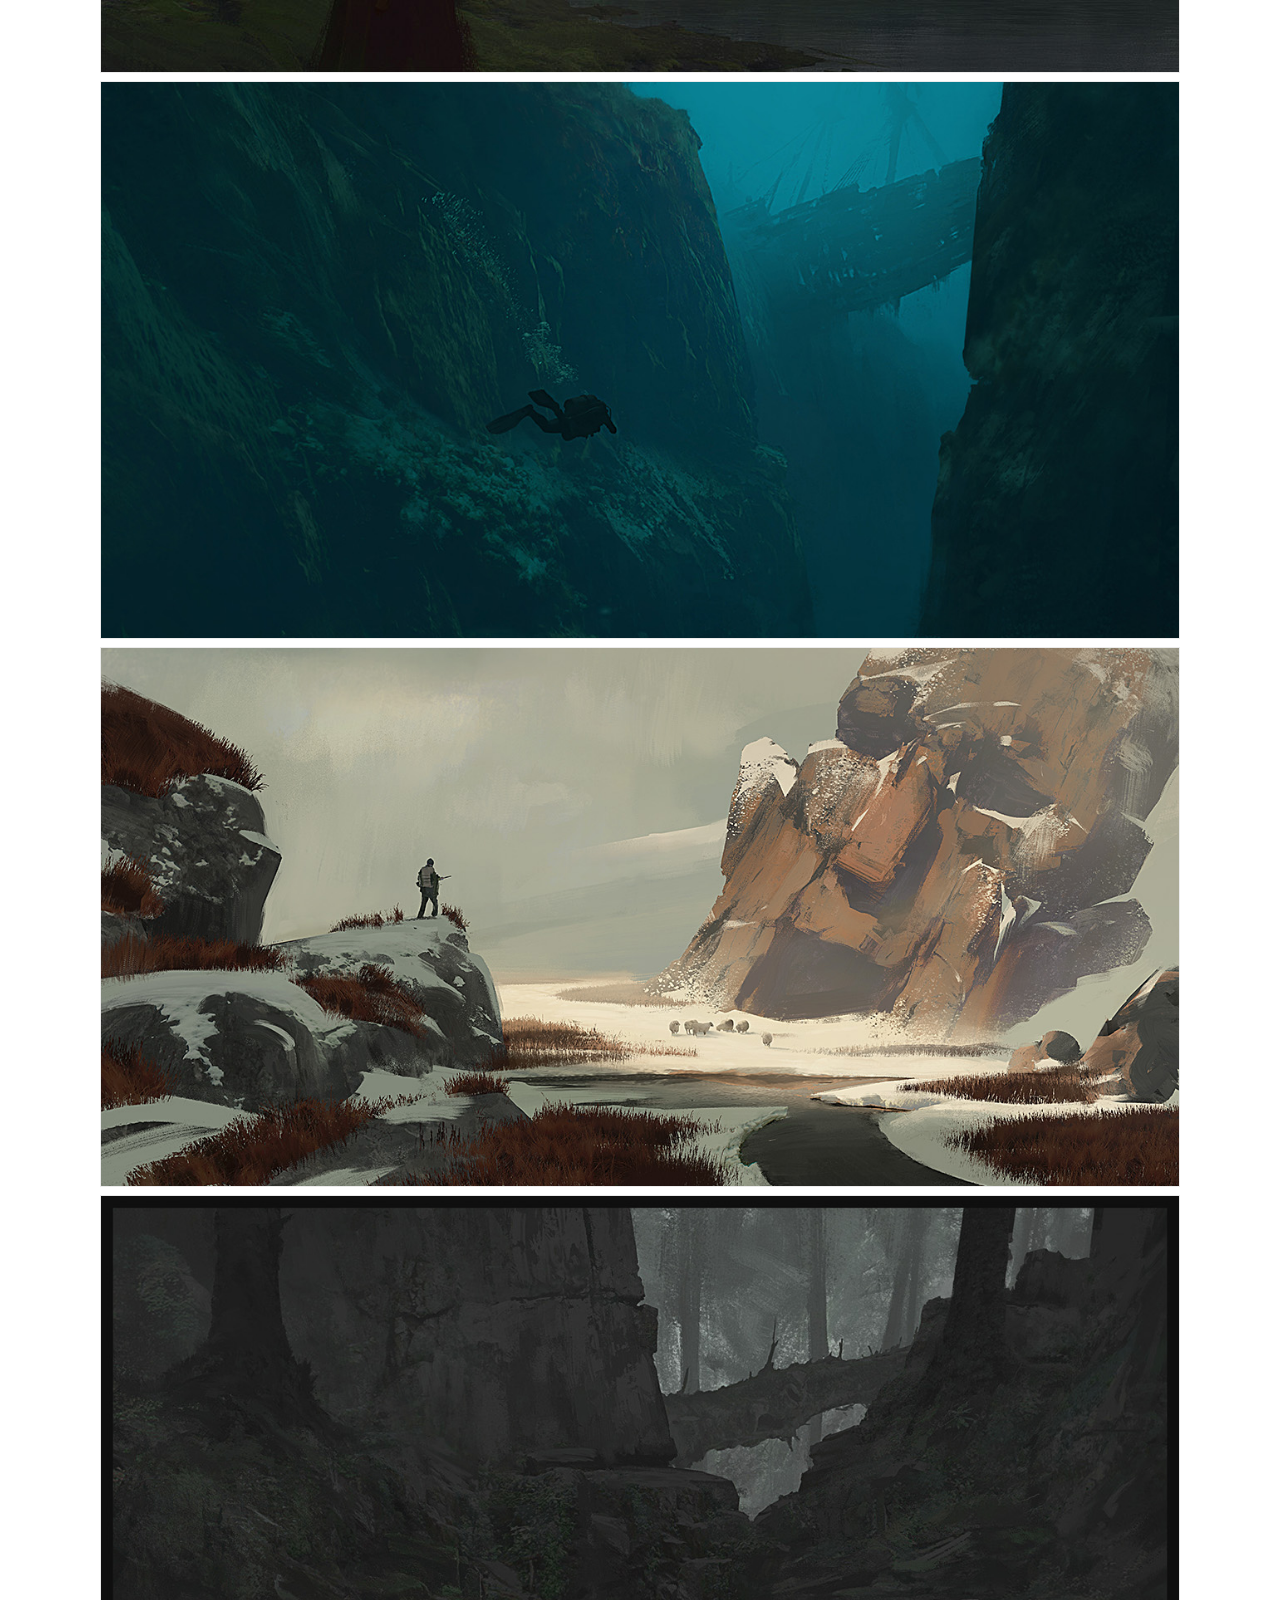
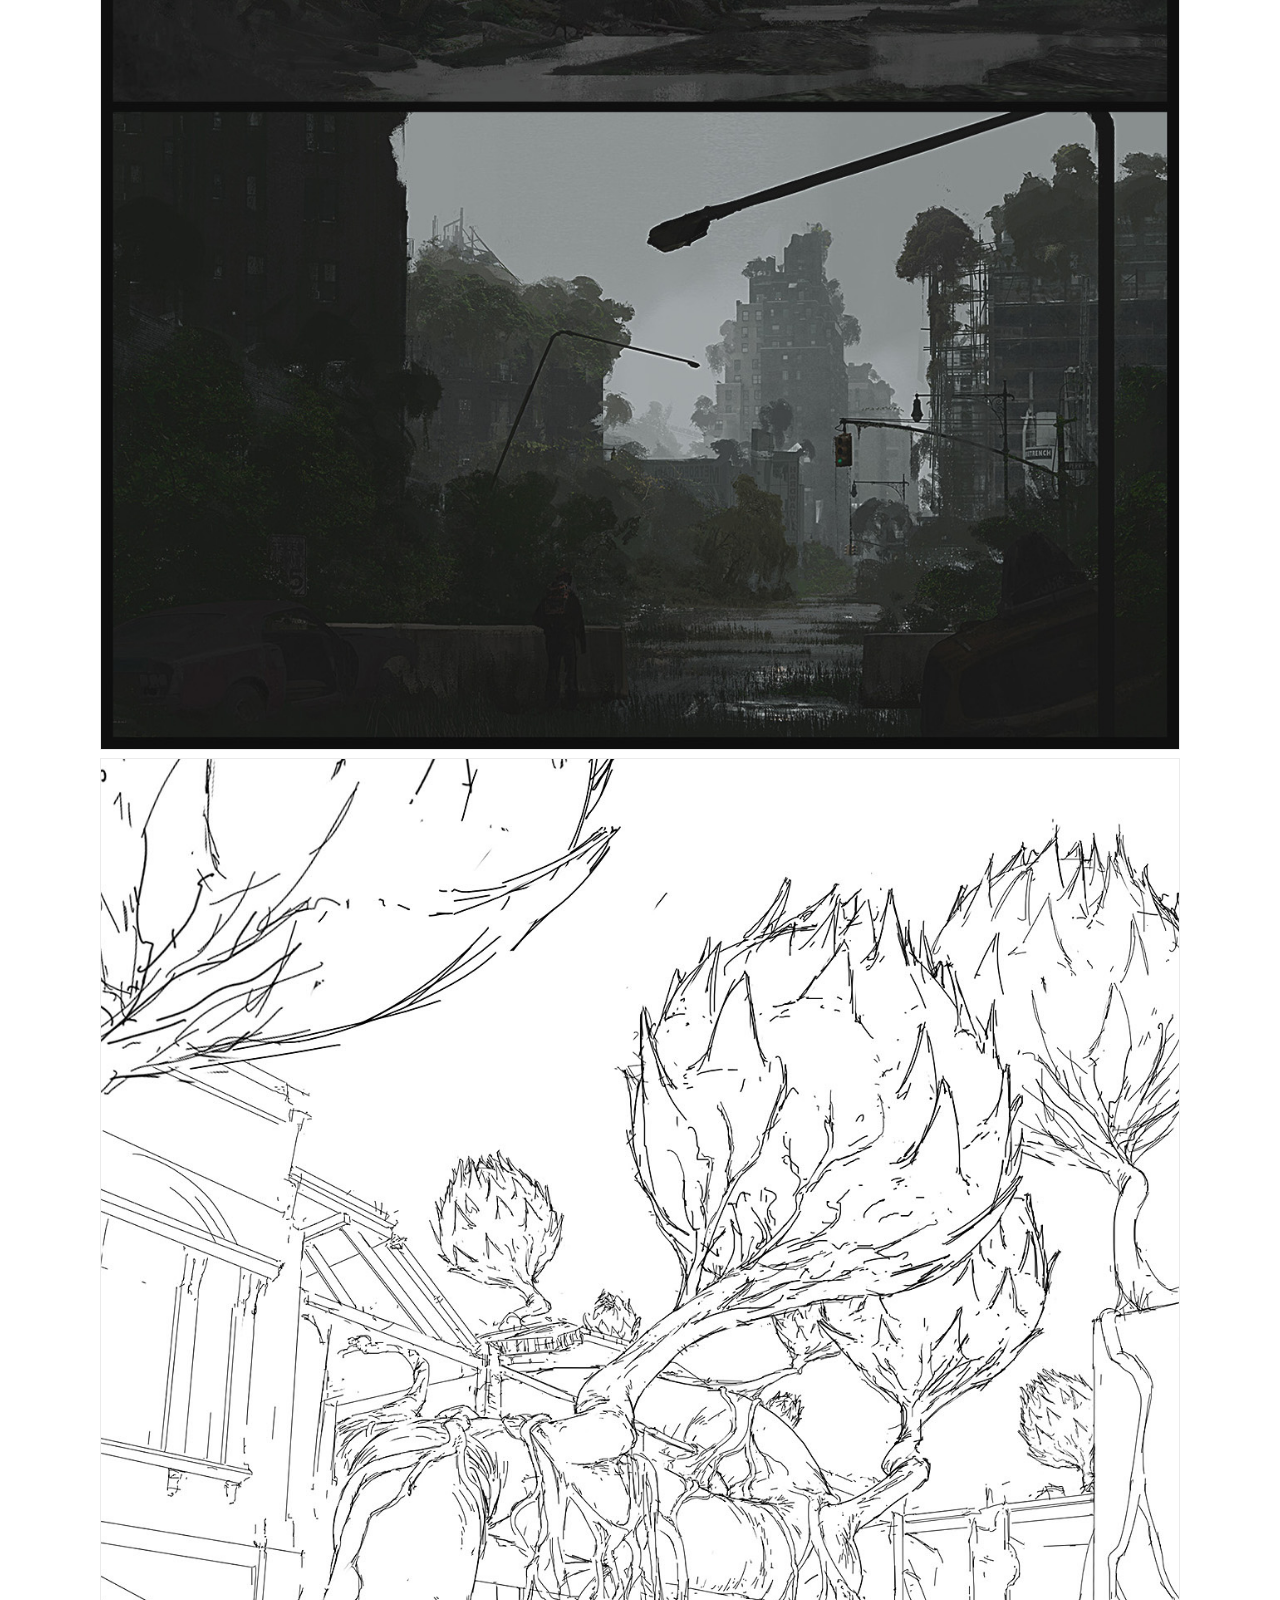
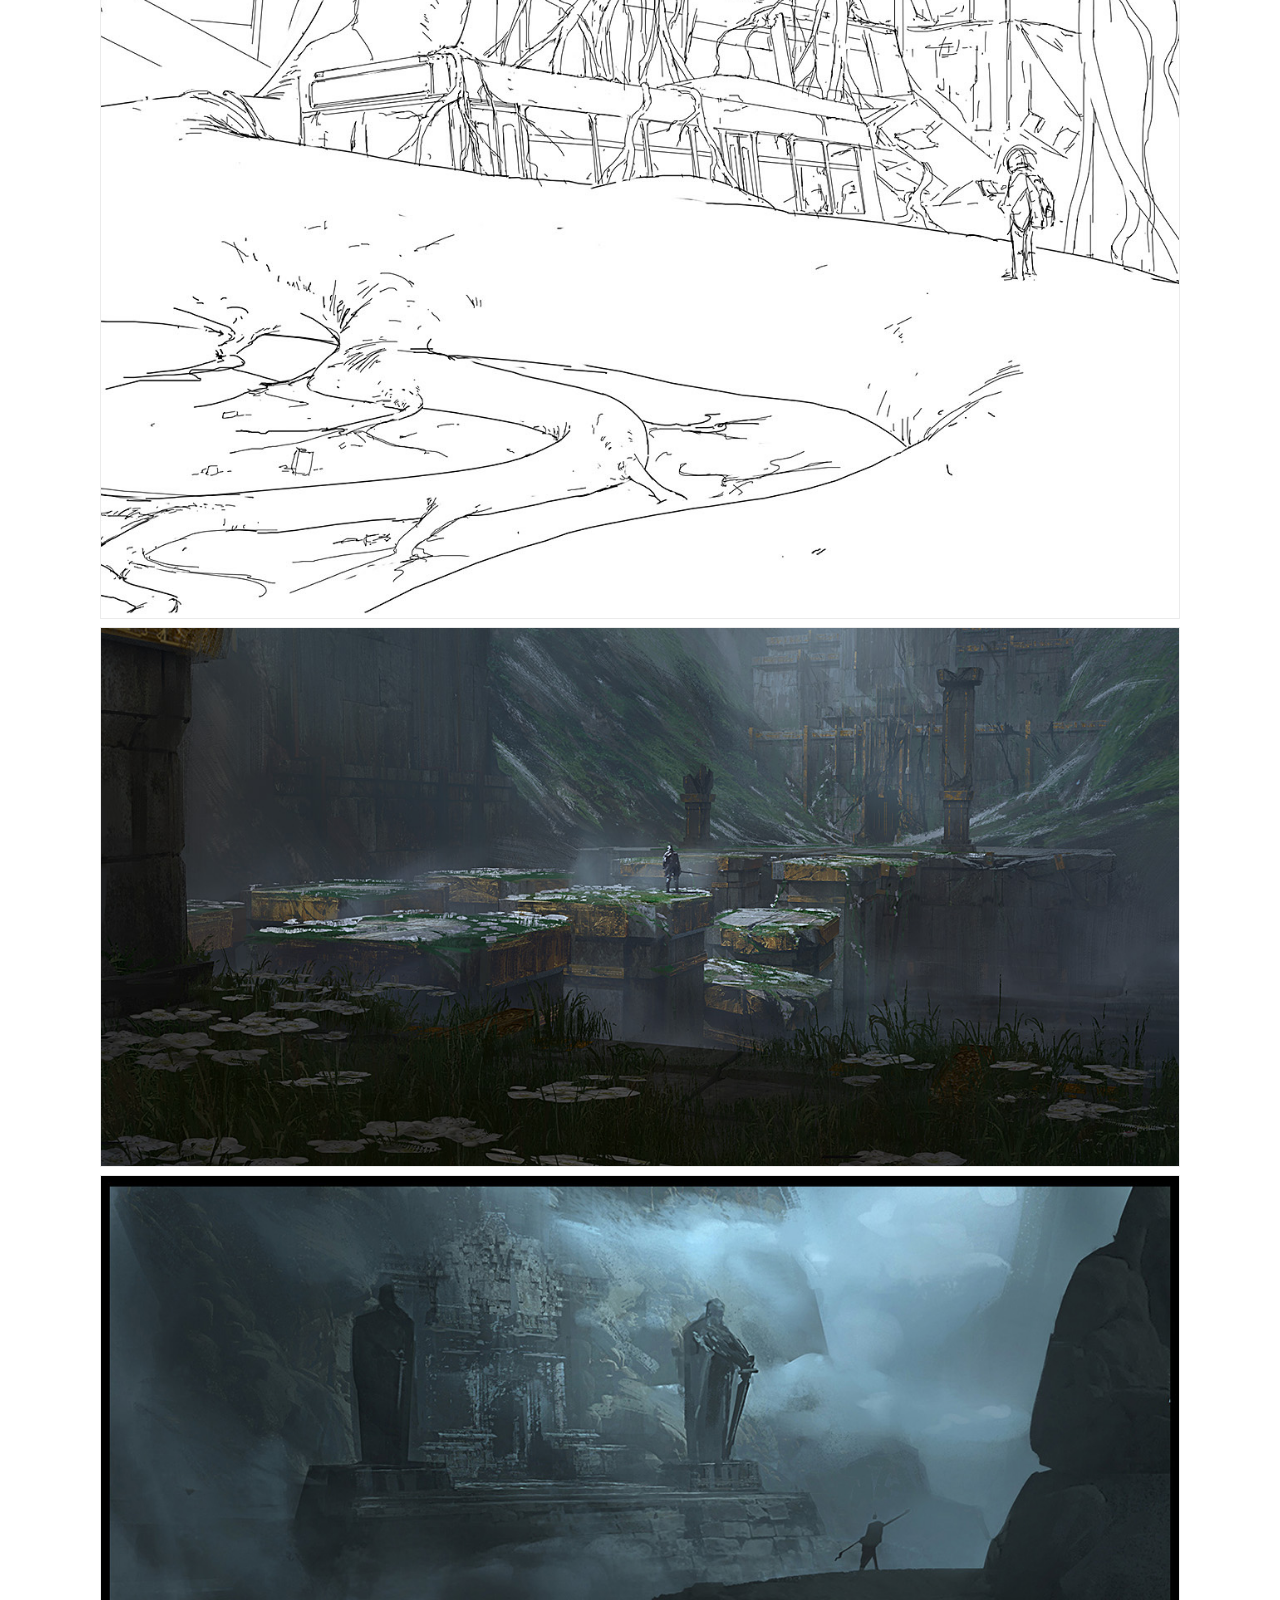
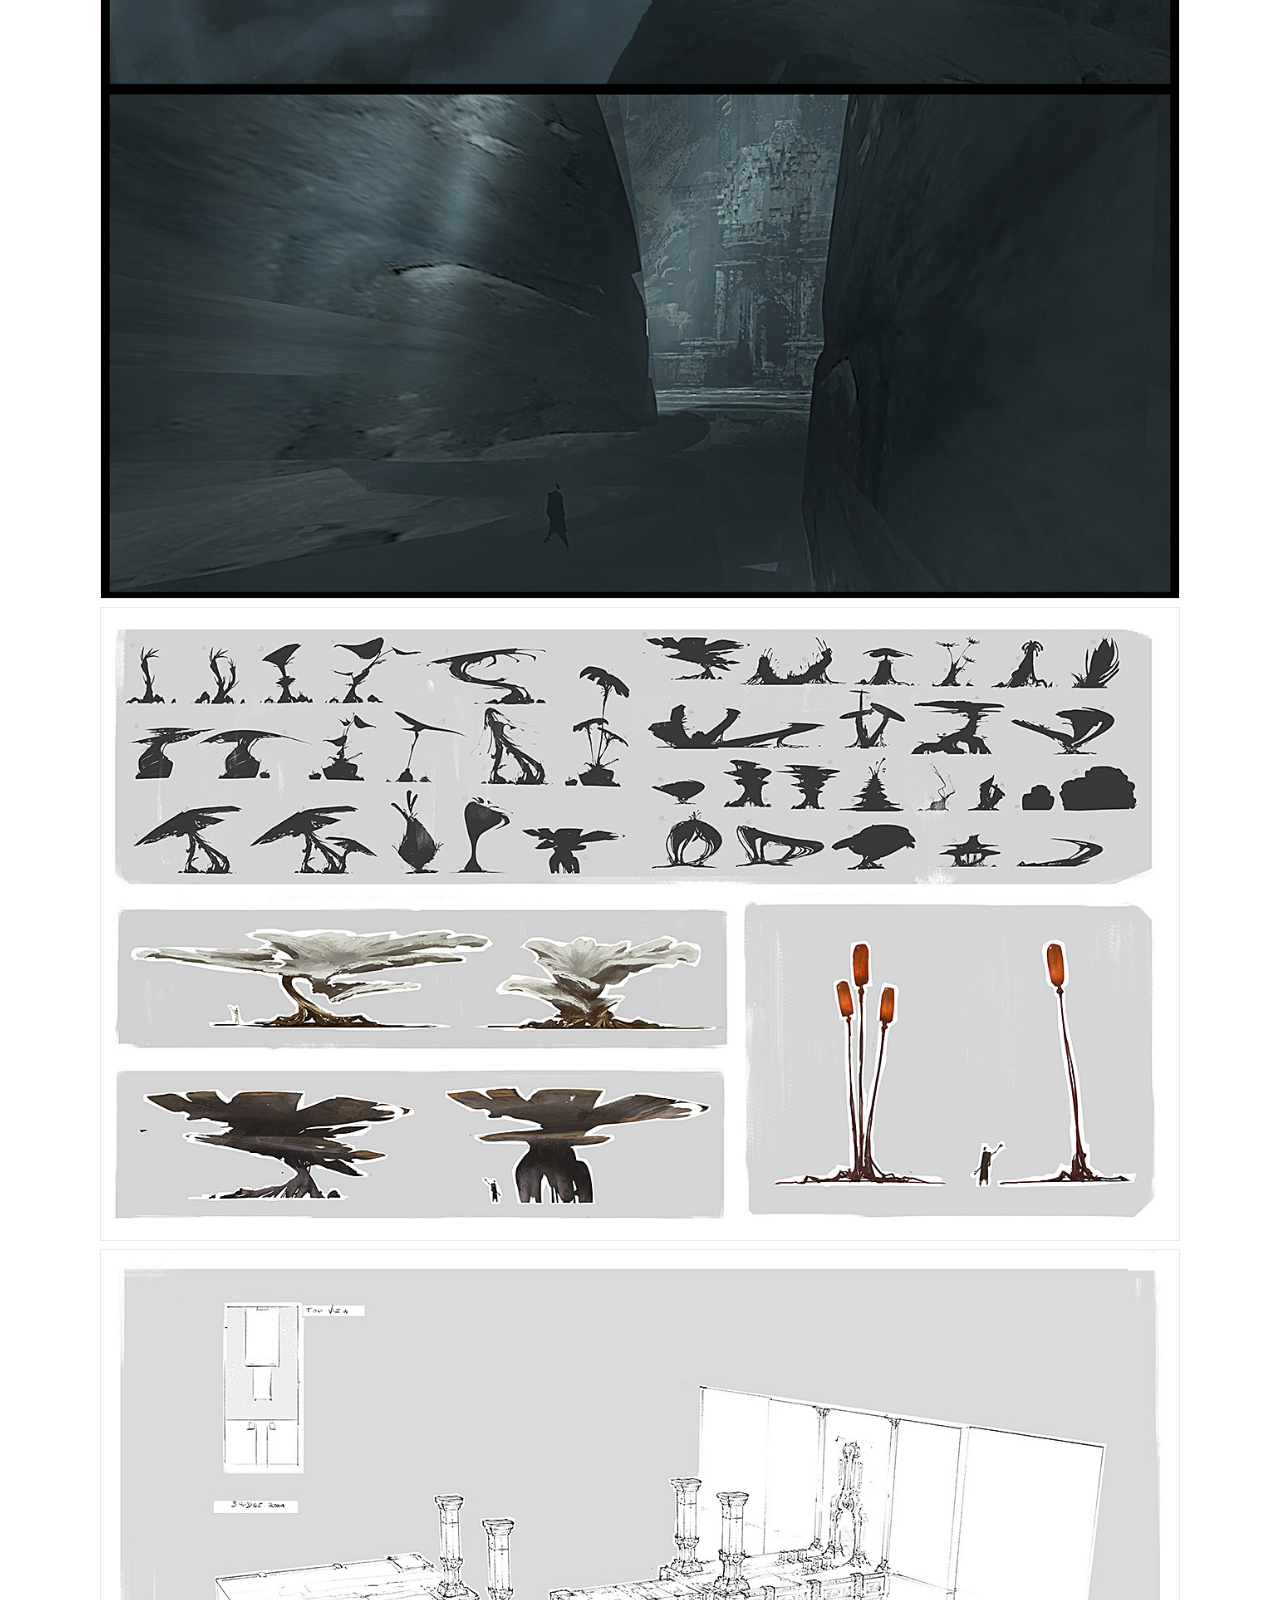
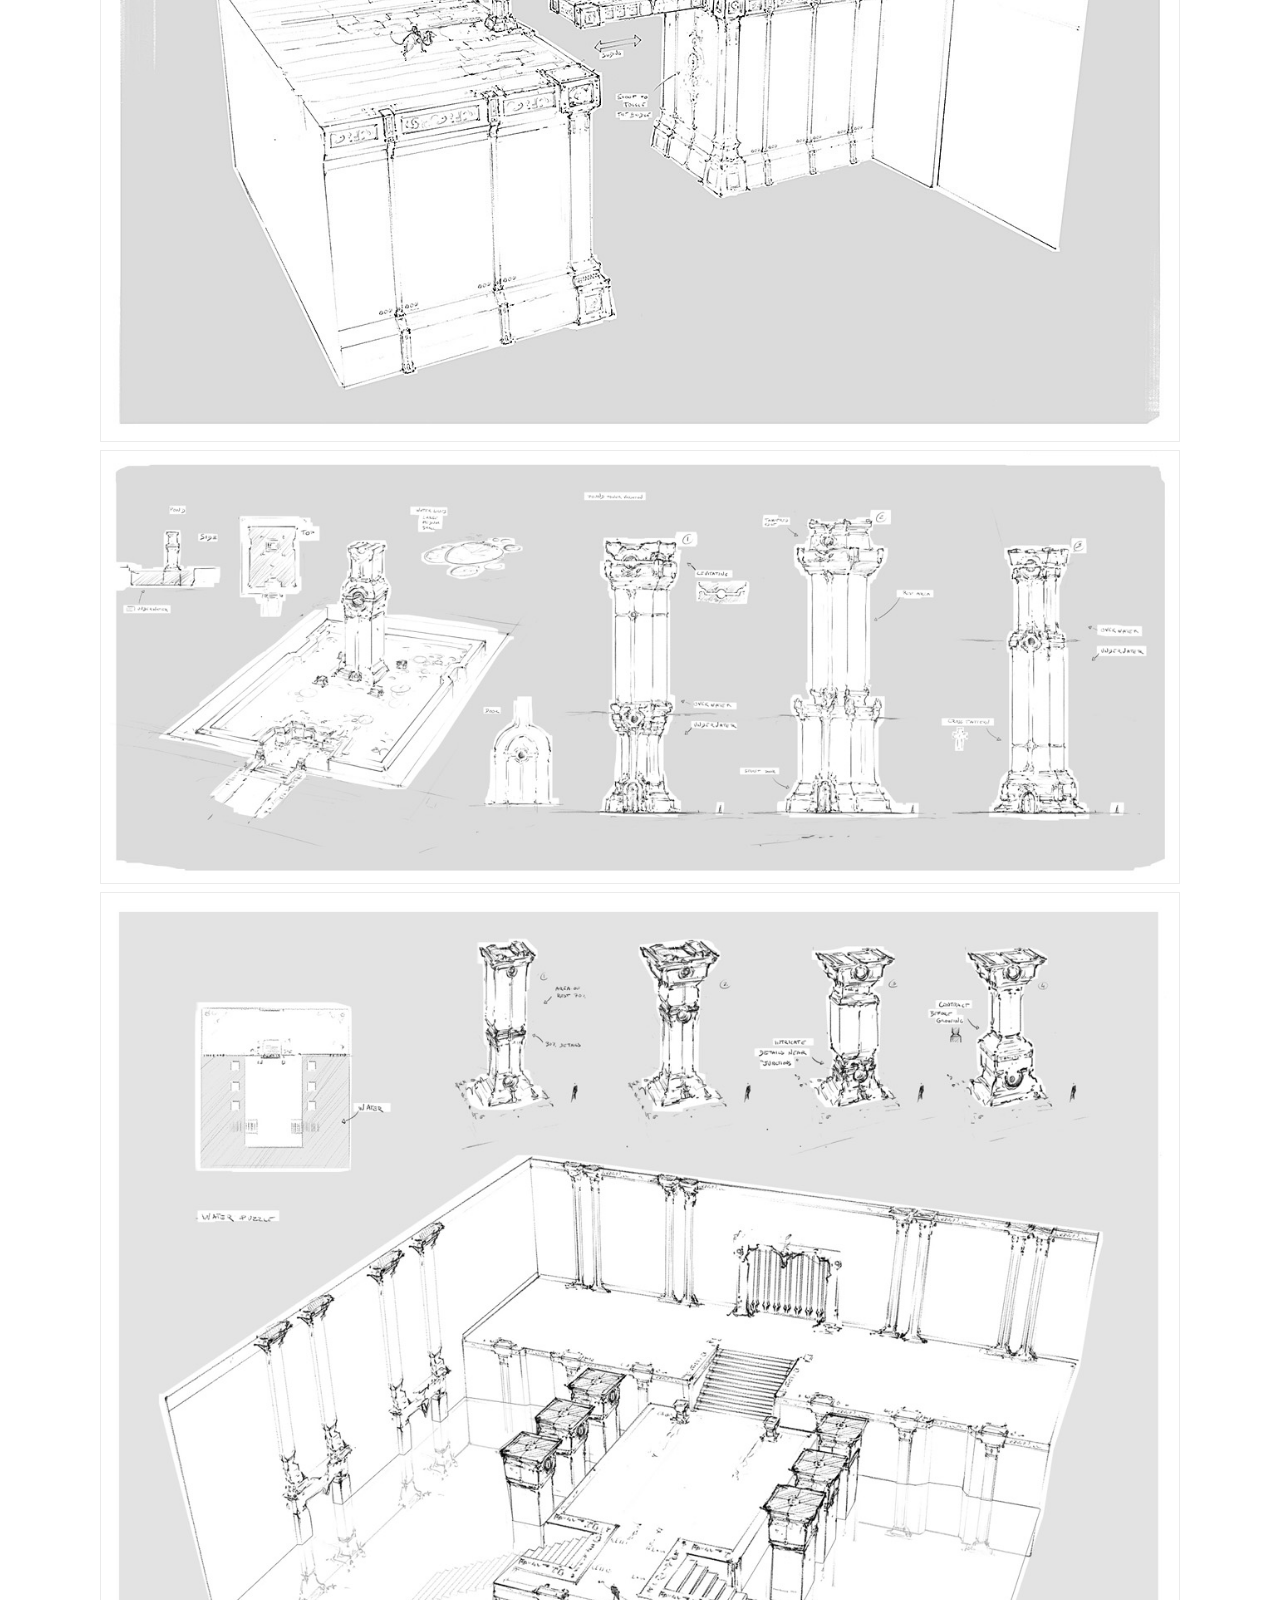
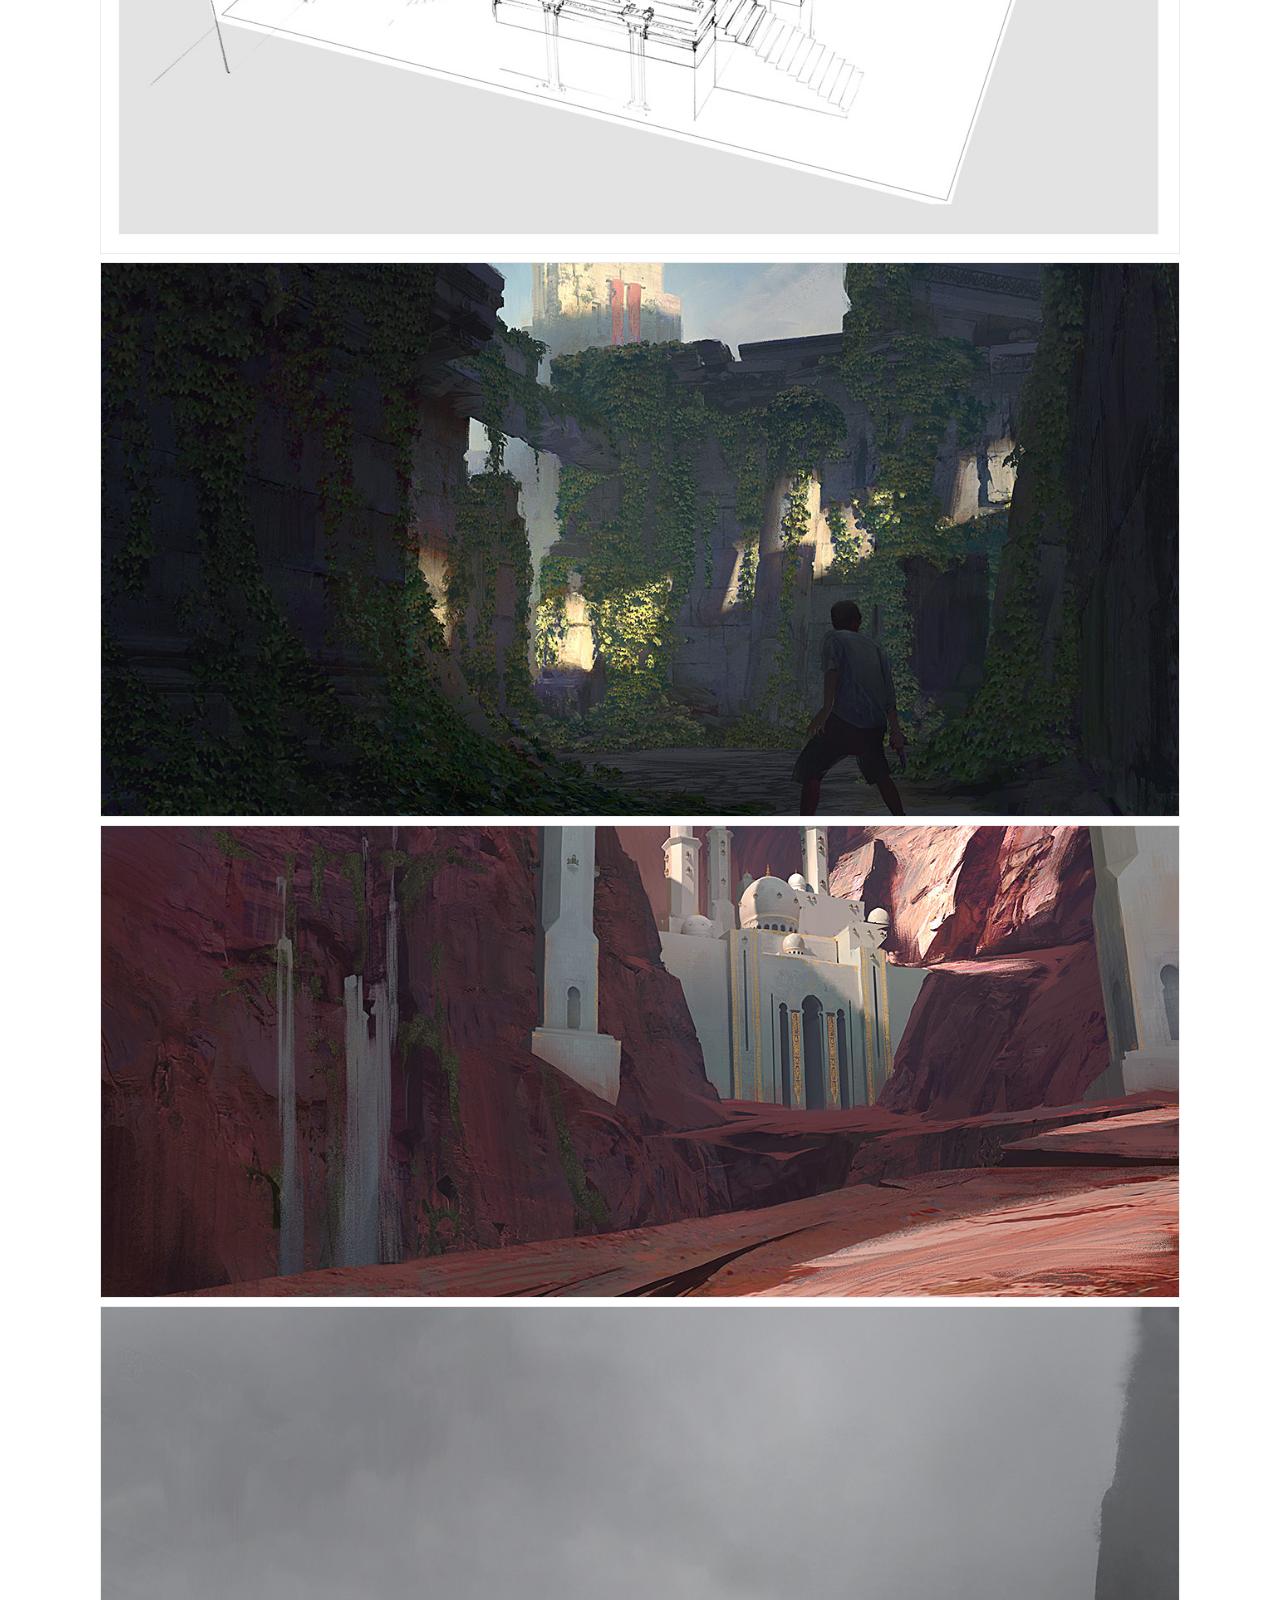
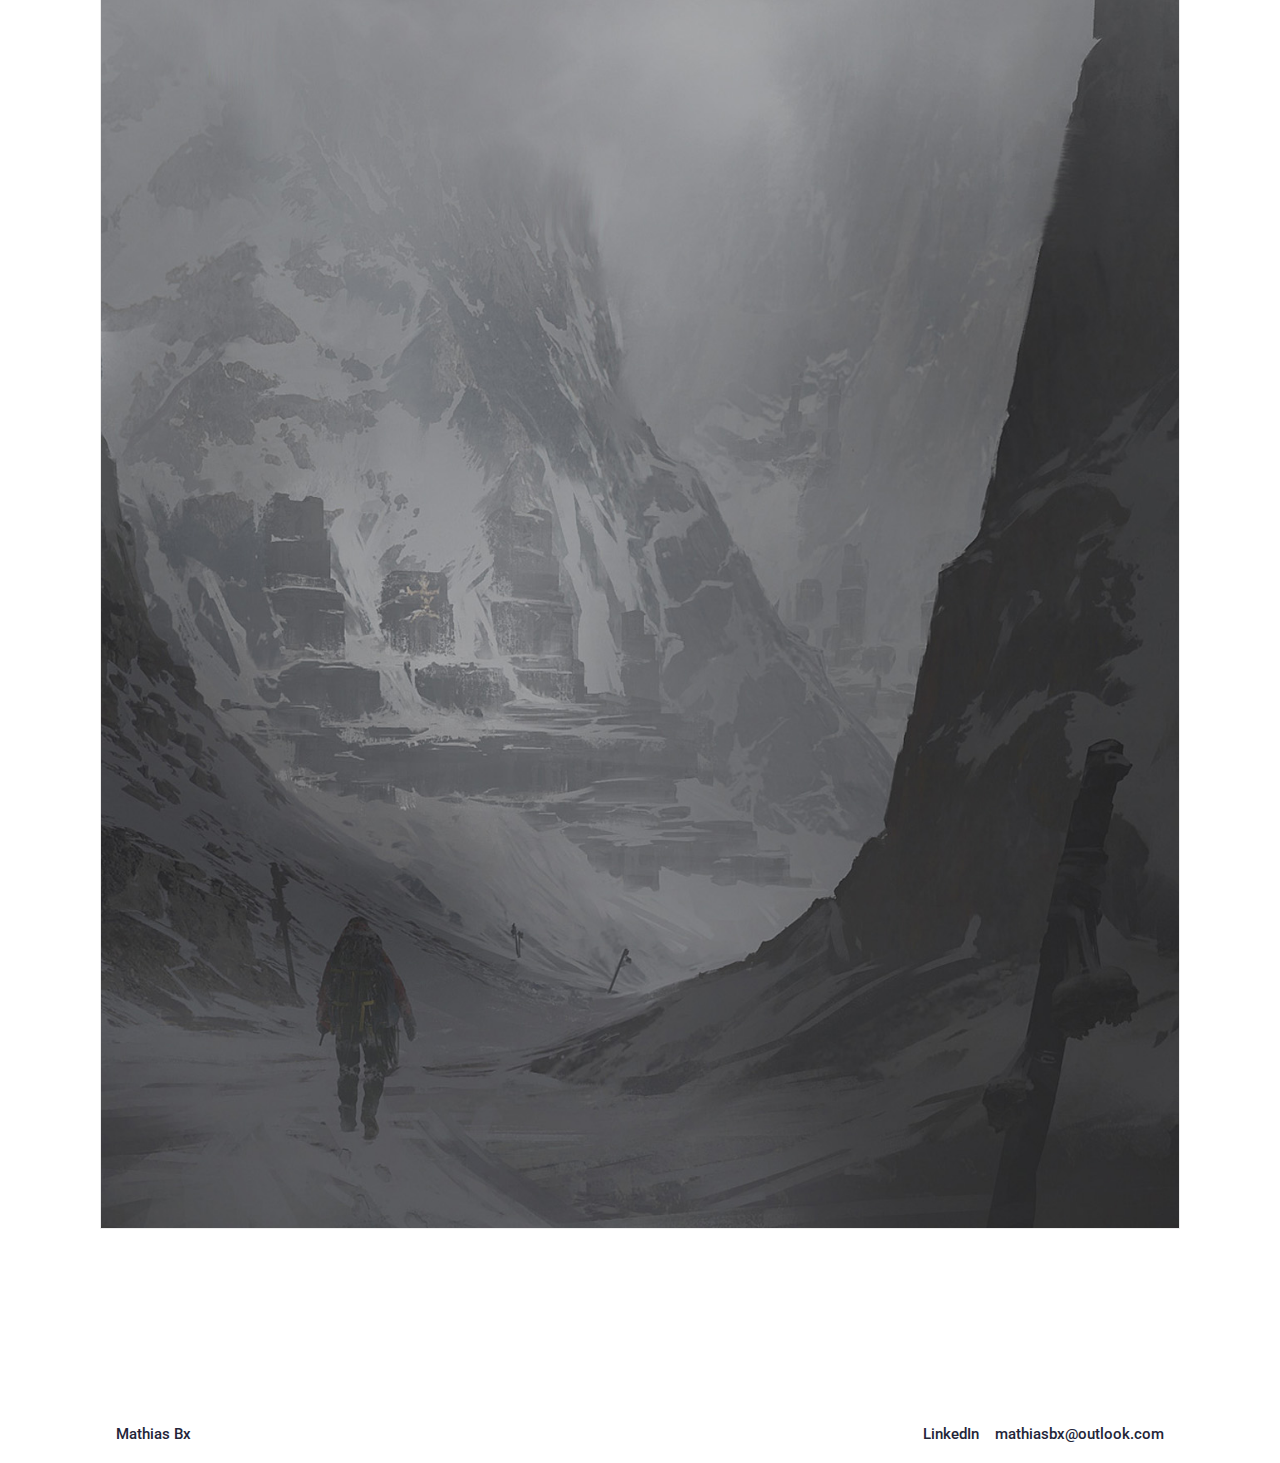
<file: concept.html>
<!DOCTYPE html>
<html lang="en" dir="ltr">
  <head>
    <title>Mathias Bx | Product Designer</title>
    <script async src="https://www.googletagmanager.com/gtag/js?id=G-ZKMCRPXBBF"></script>
    <script>
      window.dataLayer = window.dataLayer || [];
      function gtag(){dataLayer.push(arguments);}
      gtag('js', new Date());

      gtag('config', 'G-ZKMCRPXBBF');
    </script>

    <meta charset="UTF-8" />
    <meta name="viewport" content="width=device-width, initial-scale=1.0" />
    <meta
      name="description"
      content="Product Designer & problem solver. I'm an advocate for the user. I care about crafting products and experiences that are useful, useable, and beautiful."
    />
    <link rel="shortcut icon" href="images/favicon.png" />
    <meta property="og:image" content="https://www.mathiasbx.com/images/og-image.png" />
    <link rel="preload" href="css/styles.css" as="style" />
    <link rel="stylesheet" href="css/styles.css" />
    <link href="https://fonts.googleapis.com/css2?family=Khand:wght@700&family=Roboto:wght@400;500;700&display=swap" rel="stylesheet" />
  </head>

  <body class="highlight--orange">
    <header class="header">
      <div class="navbar">
        <div class="navbar__logo">
          <a href="/index.html" class="link link--dark">Mathias Bx</a>
        </div>
        <div class="navbar__links">
          <a href="https://www.linkedin.com/in/mathiasbx/" target="_blank" rel="noopener" class="link link--dark">LinkedIn</a>
          <a href="mailto:mathiasbx@outlook.com" target="_blank" class="link link--dark">mathiasbx@outlook.com</a>
        </div>
      </div>
    </header>
    <section class="section section-concept row--md">
      <div class="col-3-1">
        <div class="row--sm">
          <!-- <h5>Some brushtrokes here and there...</h5> -->
          <h3>Concept art & design</h3>
          <p>
            During my spare time I like to create concept arts. It helps with my
            <strong>creativity</strong> as well as my <strong>problem solving</strong> skills. Most of them are created with a 3D base and using photobashing
            techniques.
          </p>
        </div>
      </div>
      <div class="row--xs">
        <img src="images/concept-art/mathiasbx-01.jpg" class="border__default" loading="lazy" alt="" />
        <img src="images/concept-art/mathiasbx-02.jpg" class="border__default" loading="lazy" alt="" />
        <img src="images/concept-art/mathiasbx-03.jpg" class="border__default" loading="lazy" alt="" />
        <img src="images/concept-art/mathiasbx-04.jpg" class="border__default" loading="lazy" alt="" />
        <img src="images/concept-art/mathiasbx-05.jpg" class="border__default" loading="lazy" alt="" />
        <img src="images/concept-art/mathiasbx-06.jpg" class="border__default" loading="lazy" alt="" />
        <img src="images/concept-art/mathiasbx-07.jpg" class="border__default" loading="lazy" alt="" />
        <img src="images/concept-art/mathiasbx-08.jpg" class="border__default" loading="lazy" alt="" />
        <img src="images/concept-art/mathiasbx-09.jpg" class="border__default" loading="lazy" alt="" />
        <img src="images/concept-art/mathiasbx-10.jpg" class="border__default" loading="lazy" alt="" />
        <img src="images/concept-art/mathiasbx-11.jpg" class="border__default" loading="lazy" alt="" />
        <img src="images/concept-art/mathiasbx-12.jpg" class="border__default" loading="lazy" alt="" />
        <img src="images/concept-art/mathiasbx-13.jpg" class="border__default" loading="lazy" alt="" />
        <img src="images/concept-art/mathiasbx-14.jpg" class="border__default" loading="lazy" alt="" />
        <img src="images/concept-art/mathiasbx-15.jpg" class="border__default" loading="lazy" alt="" />
        <img src="images/concept-art/mathiasbx-16.jpg" class="border__default" loading="lazy" alt="" />
      </div>
    </section>
    <section class="footer">
      <div class="navbar footer__navbar">
        <div class="navbar__logo">
          <a href="/index.html" class="link link--dark">Mathias Bx</a>
        </div>
        <div class="navbar__links">
          <a href="https://www.linkedin.com/in/mathiasbx/" target="_blank" rel="noopener" class="link link--dark">LinkedIn</a>
          <a href="mailto:mathiasbx@outlook.com" target="_blank" class="link link--dark">mathiasbx@outlook.com</a>
        </div>
      </div>
    </section>
  </body>
</html>
</file>
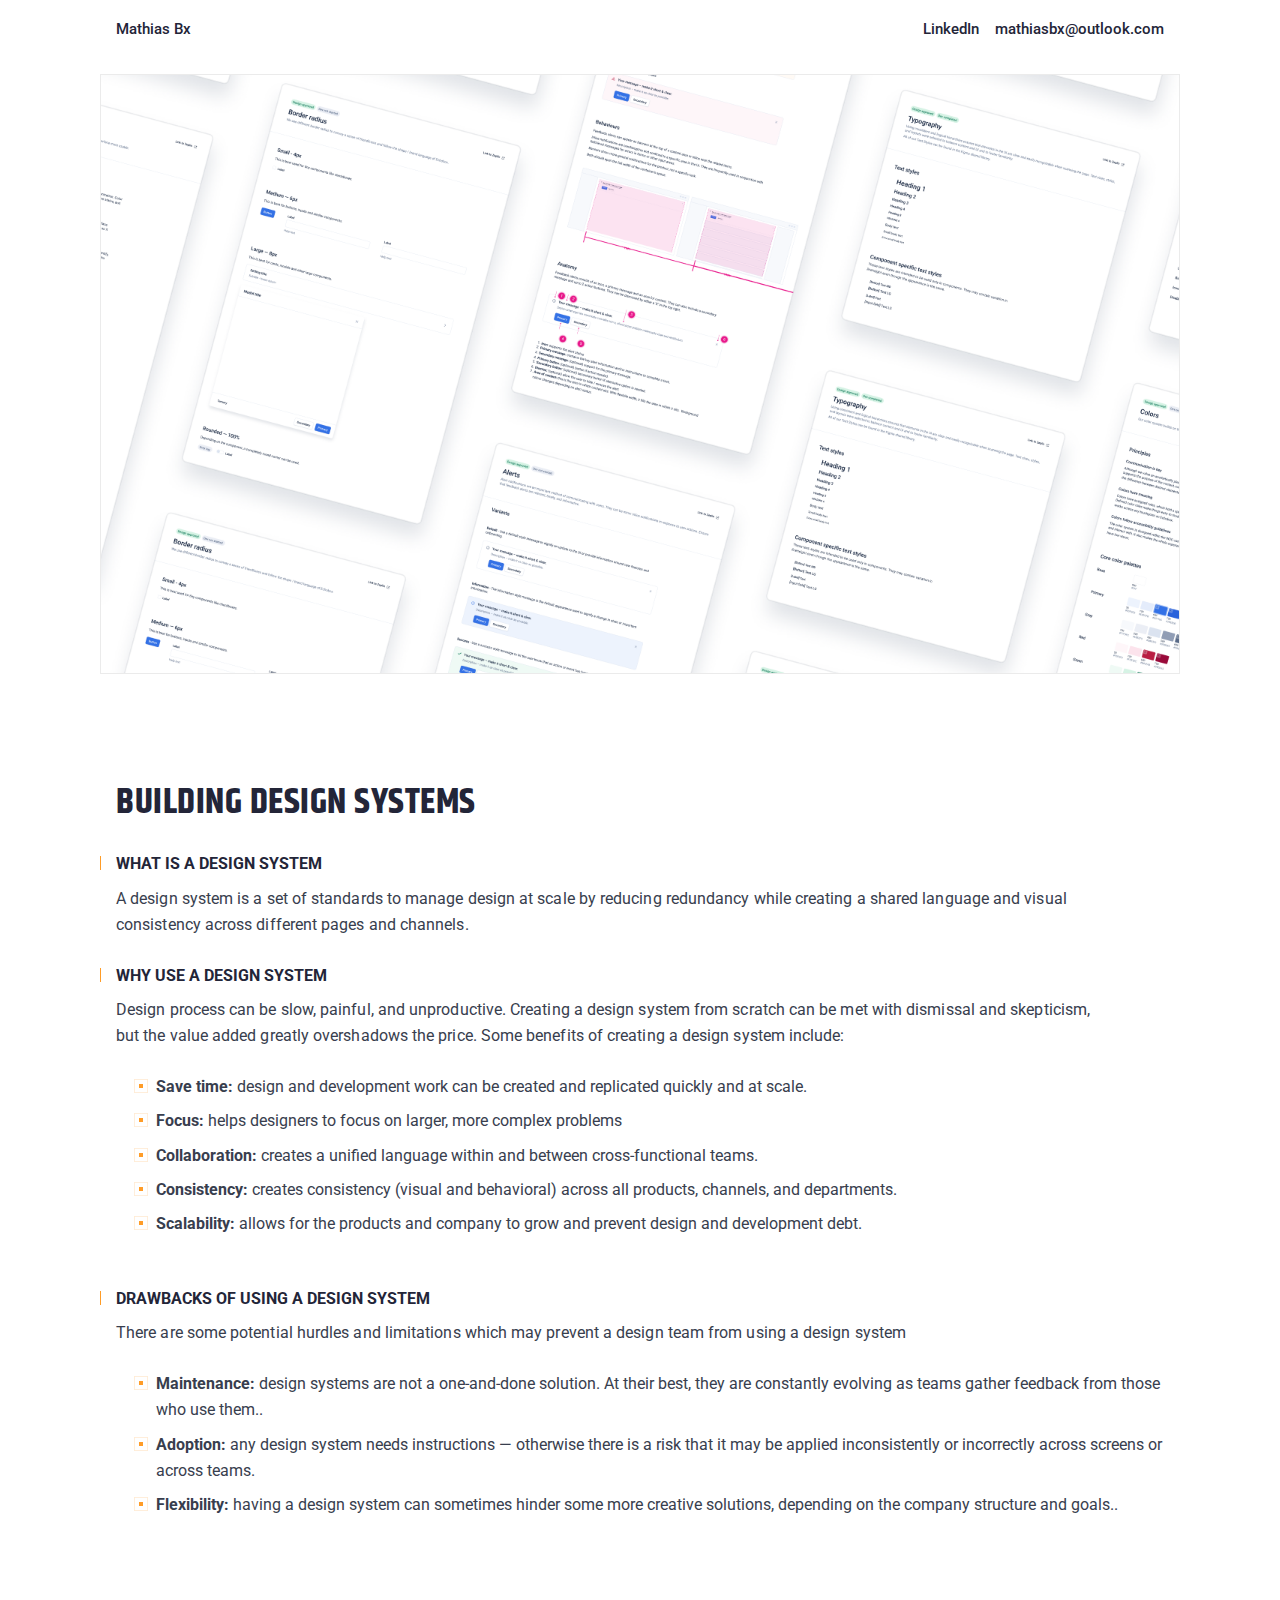
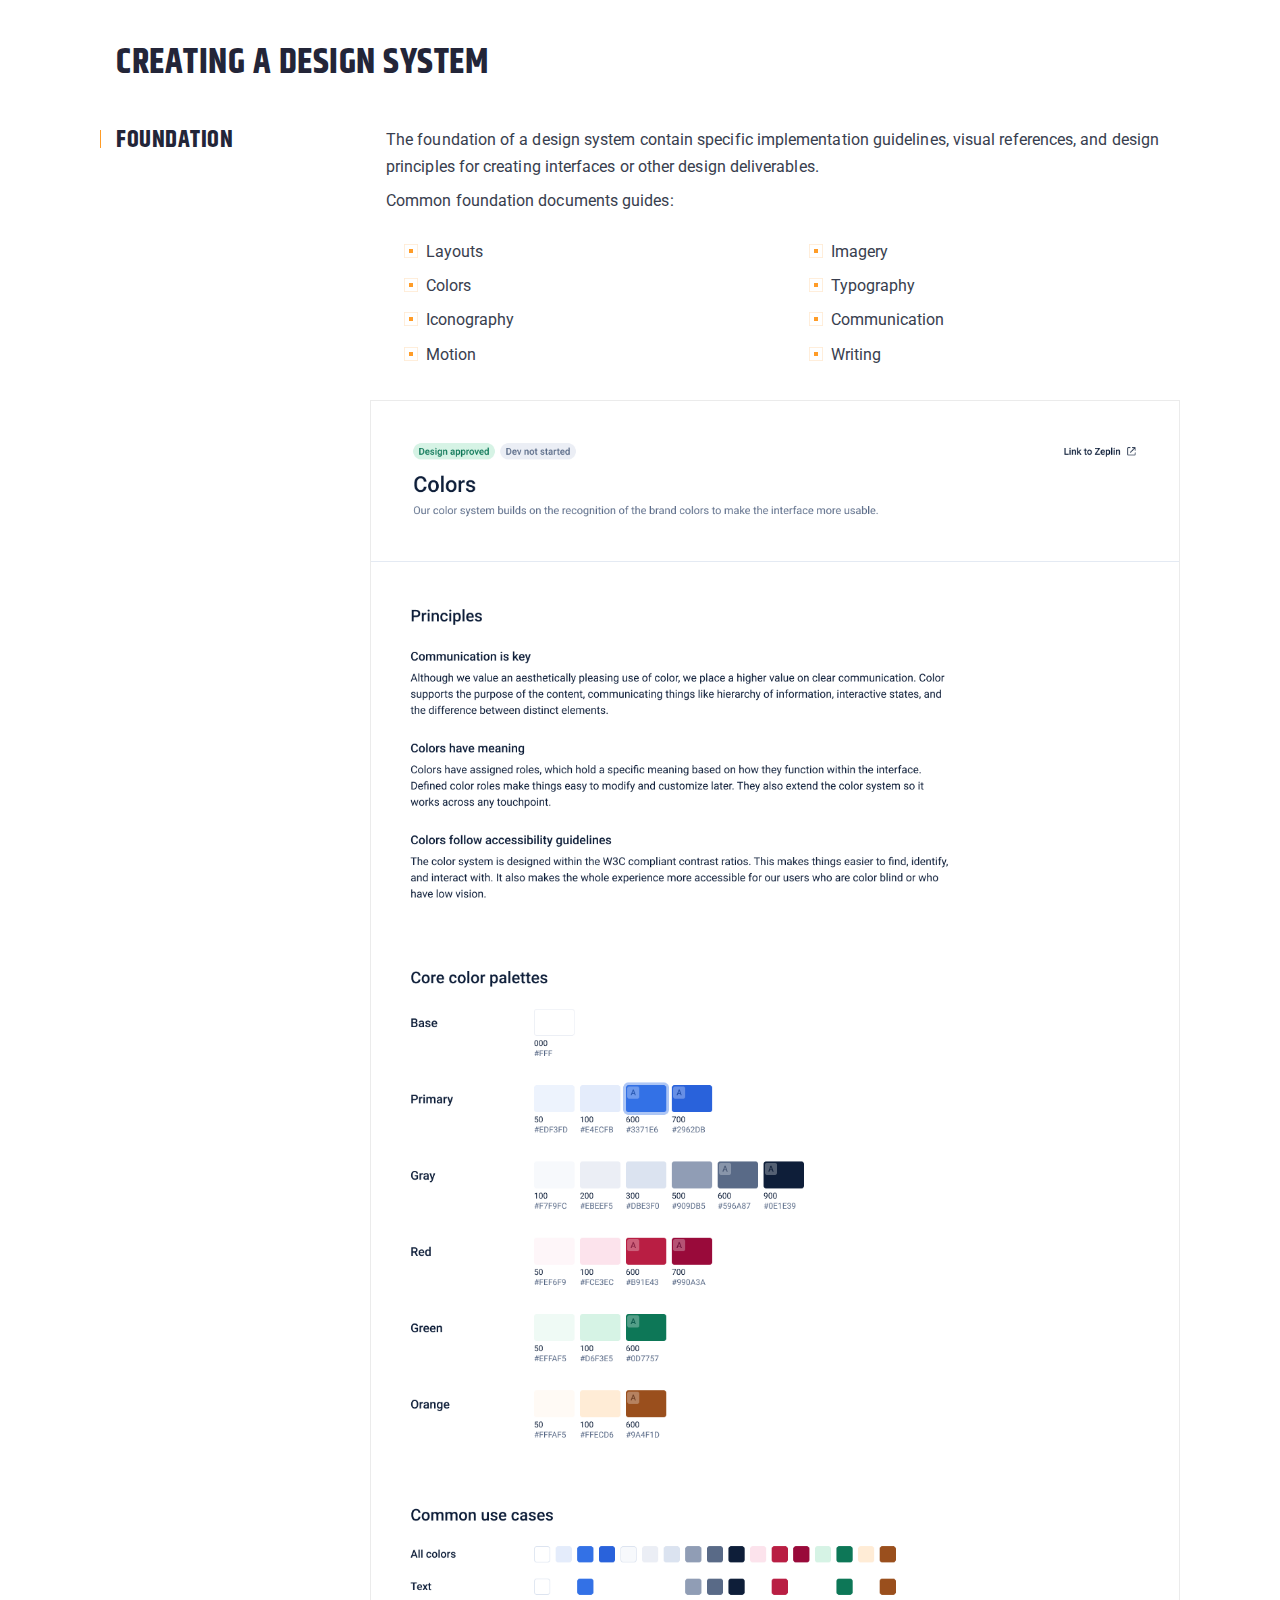
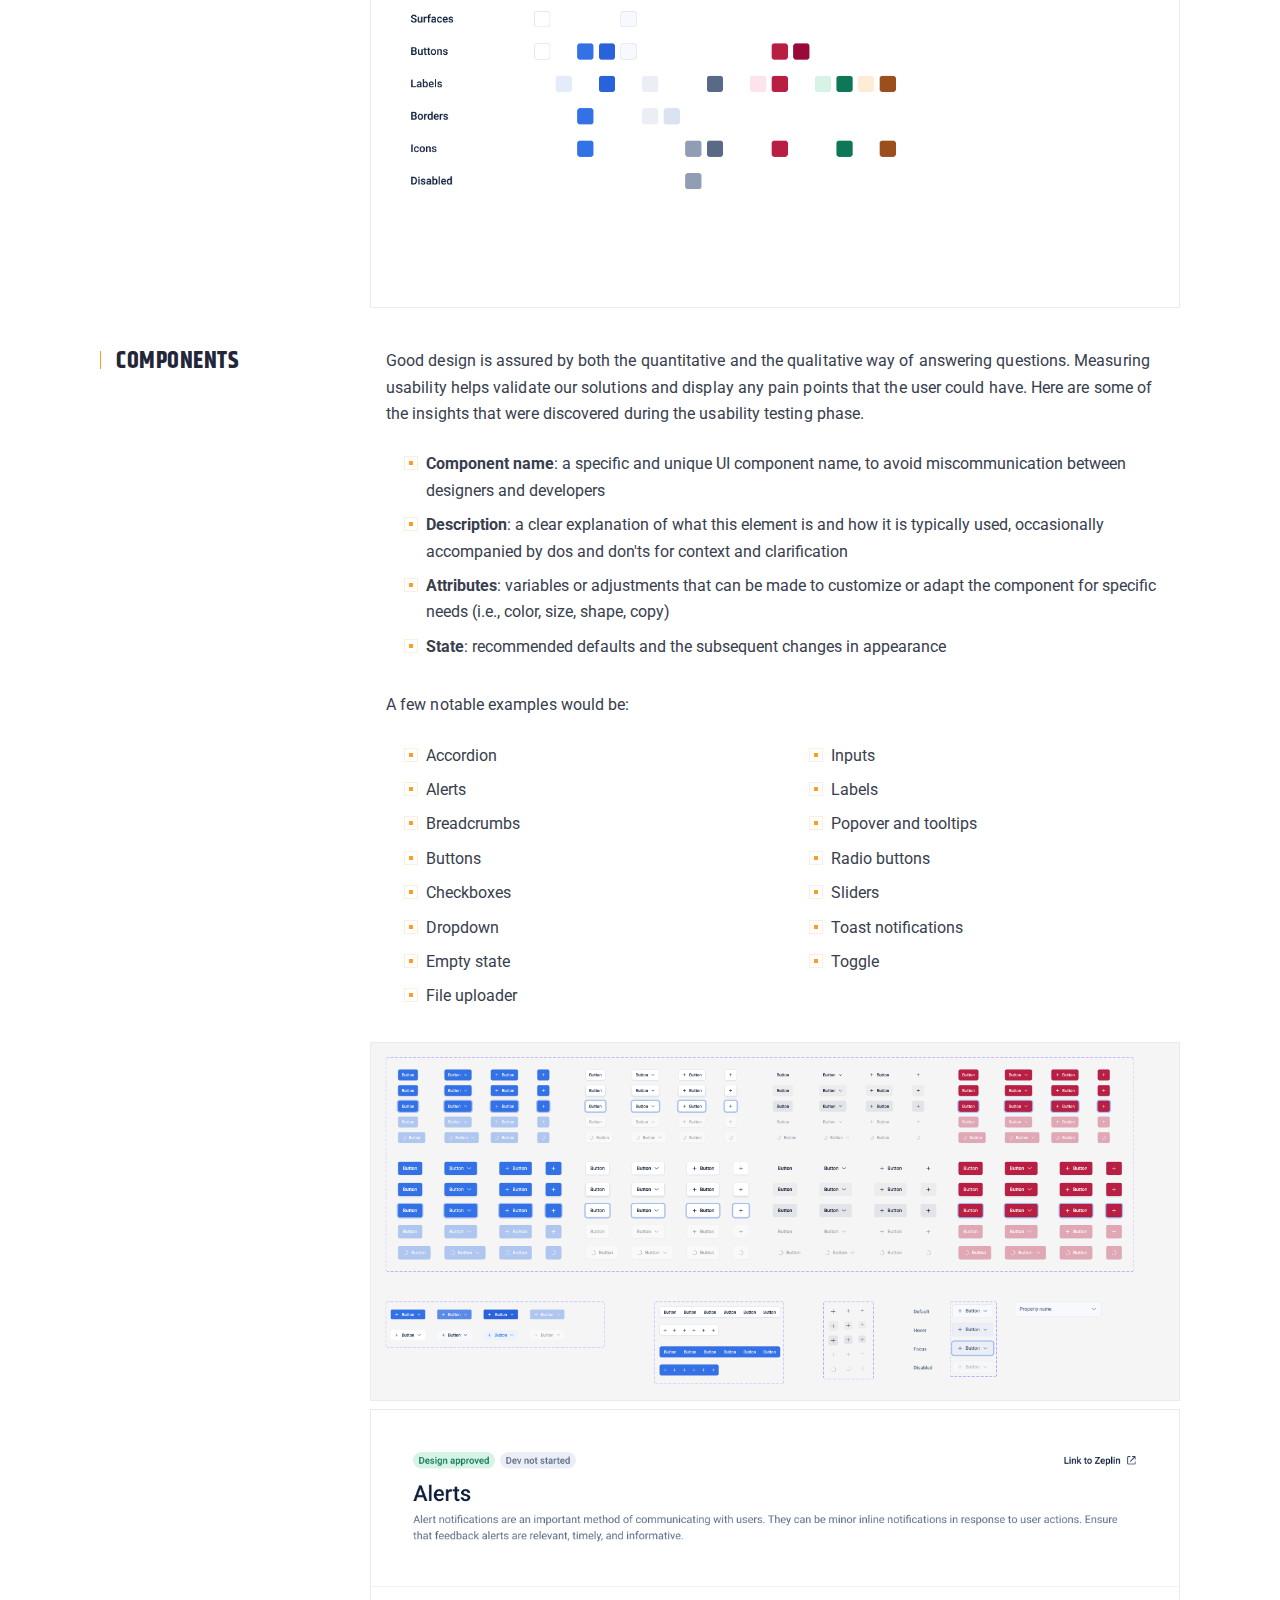
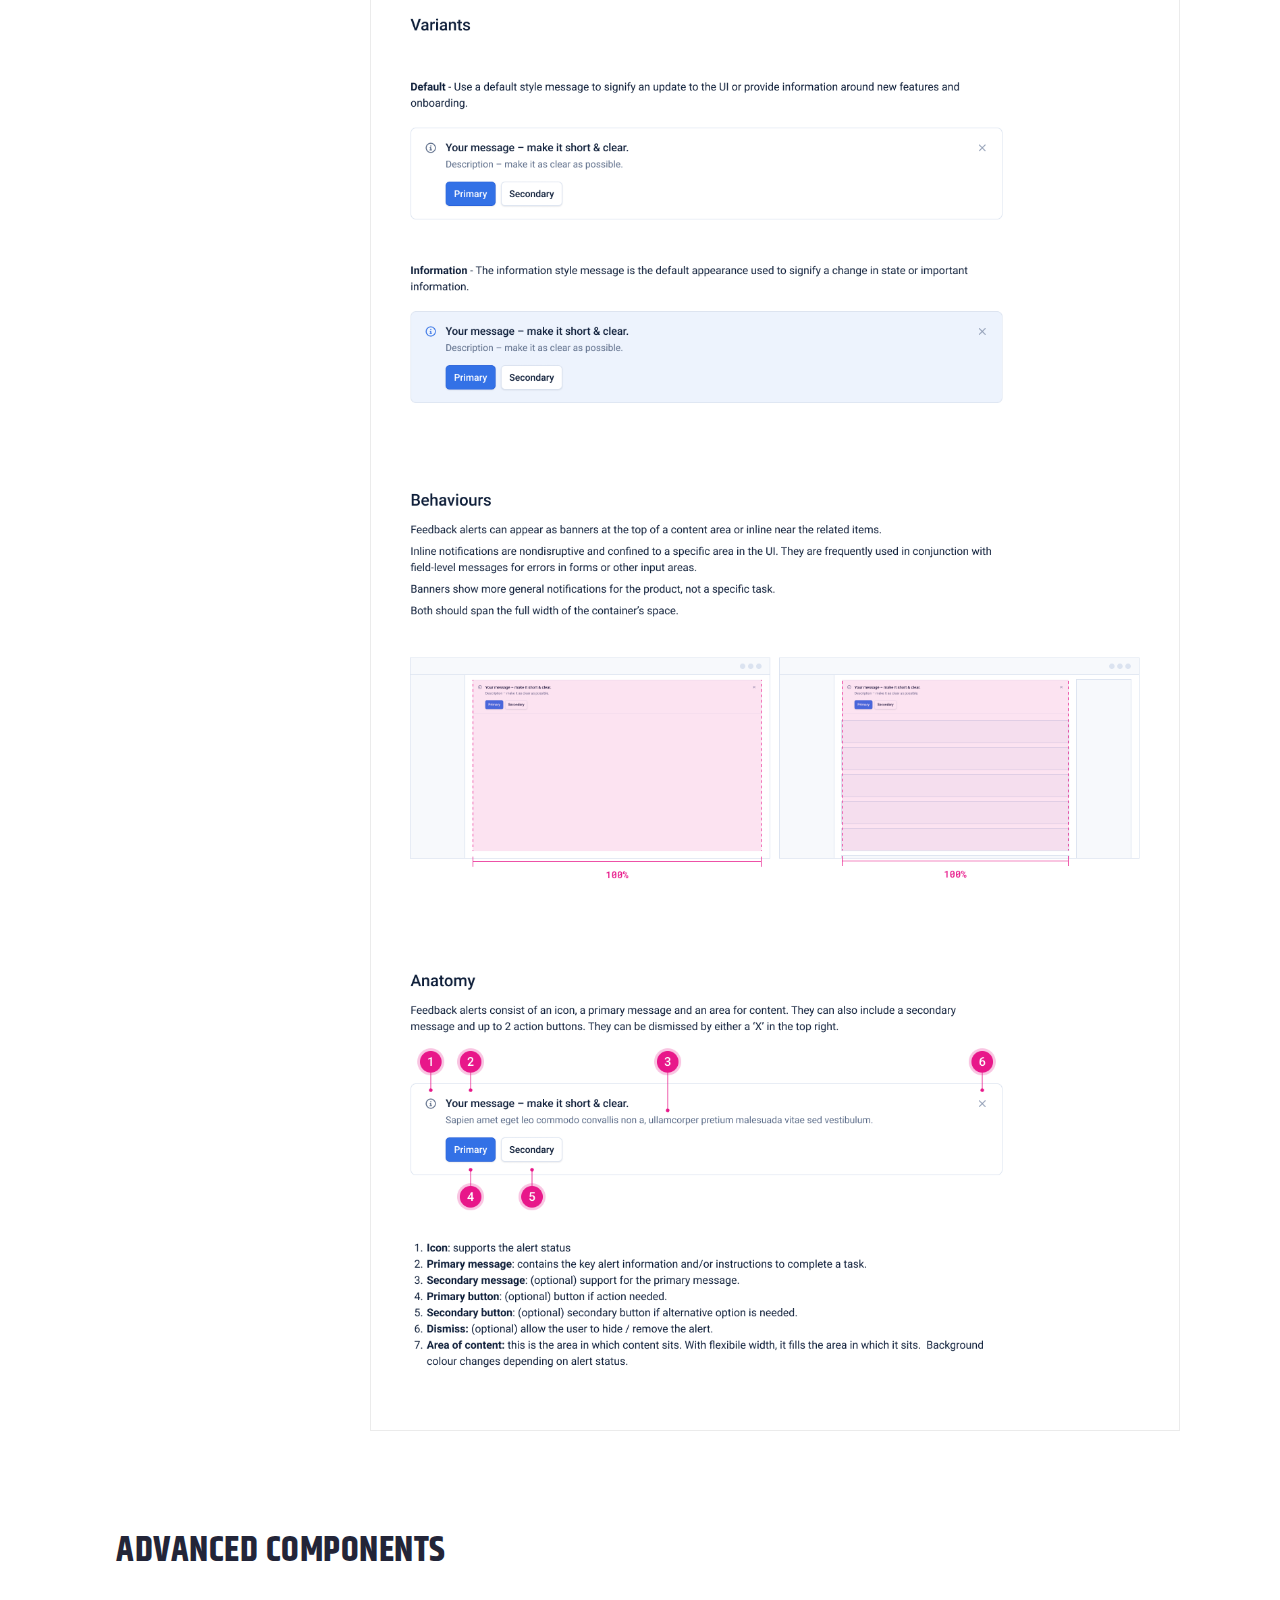
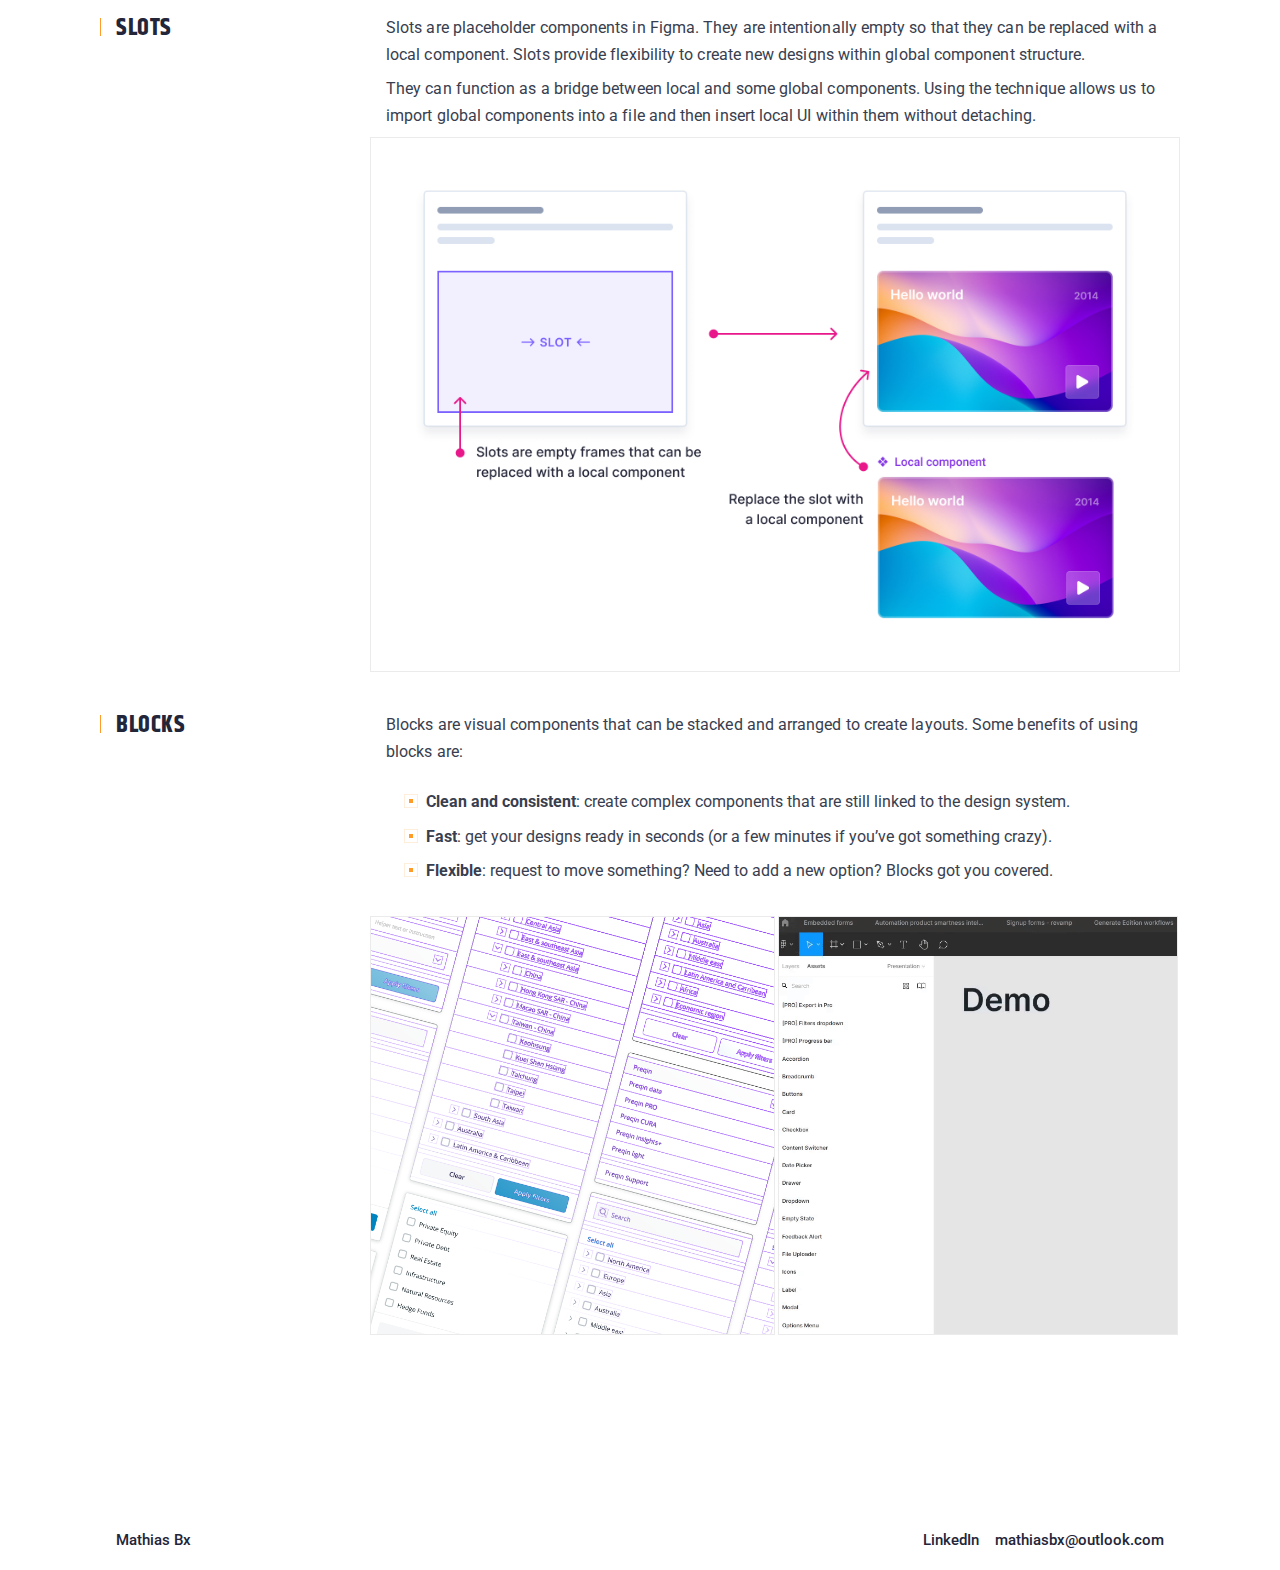
<file: design-system.html>
<!DOCTYPE html>
<html lang="en" dir="ltr">
  <head>
    <title>Mathias Bx | Product Designer</title>
    <script async src="https://www.googletagmanager.com/gtag/js?id=G-ZKMCRPXBBF"></script>
    <script>
      window.dataLayer = window.dataLayer || [];
      function gtag(){dataLayer.push(arguments);}
      gtag('js', new Date());

      gtag('config', 'G-ZKMCRPXBBF');
    </script>

    <meta charset="UTF-8" />
    <meta name="viewport" content="width=device-width, initial-scale=1.0" />
    <meta
      name="description"
      content="Product Designer & problem solver. I'm an advocate for the user. I care about crafting products and experiences that are useful, useable, and beautiful."
    />
    <link rel="shortcut icon" href="images/favicon.png" />
    <meta property="og:image" content="https://www.mathiasbx.com/images/og-image.png" />
    <link rel="preload" href="css/styles.css" as="style" />
    <link rel="stylesheet" href="css/styles.css" />
    <link href="https://fonts.googleapis.com/css2?family=Khand:wght@700&family=Roboto:wght@400;500;700&display=swap" rel="stylesheet" />
  </head>

  <body class="highlight--orange">
    <header class="header headercasestudy">
      <div class="navbar">
        <div class="navbar__logo">
          <a href="/index.html" class="link link--dark">Mathias Bx</a>
        </div>
        <div class="navbar__links">
          <a href="https://www.linkedin.com/in/mathiasbx/" target="_blank" rel="noopener" class="link link--dark">LinkedIn</a>
          <a href="mailto:mathiasbx@outlook.com" target="_blank" class="link link--dark">mathiasbx@outlook.com</a>
        </div>
      </div>
      <section class="section headercasestudy__section">
        <img src="images/design-system/header.png" alt="" class="headercasestudy__image border__default" />
      </section>
    </header>
    <section class="section section--lg row--md introduction">
      <h2>Building design systems</h2>
      <div class="col-4">
        <div class="row--md">
          <div class="row--xs">
            <h4>What is a design system</h4>
            <p class="section__copy">
              A design system is a set of standards to manage design at scale by reducing redundancy while creating a shared language and visual consistency across different pages and channels.
            </p>
          </div>
          <div class="row--xs">
            <h4>Why use a design system</h4>
            <p class="section__copy">
              Design process can be slow, painful, and unproductive. Creating a design system from scratch can be met with dismissal and skepticism, but the value added greatly overshadows the price.
              Some benefits of creating a design system include:
            </p>
            <ul class="section__list list-style list-style--orange">
              <li class="section__listitem"><strong>Save time:</strong> design and development work can be created and replicated quickly and at scale.</li>
              <li class="section__listitem"><strong>Focus:</strong> helps designers to focus on larger, more complex problems</li>
              <li class="section__listitem"><strong>Collaboration:</strong> creates a unified language within and between cross-functional teams.</li>
              <li class="section__listitem"><strong>Consistency:</strong> creates consistency (visual and behavioral) across all products, channels, and departments.</li>
              <li class="section__listitem"><strong>Scalability:</strong> allows for the products and company to grow and prevent design and development debt.</li>
            </ul>
          </div>
          <div class="row--xs">
            <h4>Drawbacks of using a design system</h4>
            <p class="section__copy">
              There are some potential hurdles and limitations which may prevent a design team from using a design system
            </p>
            <ul class="section__list list-style list-style--orange">
              <li class="section__listitem"><strong>Maintenance:</strong> design systems are not a one-and-done solution. At their best, they are constantly evolving as teams gather feedback from those who use them..</li>
              <li class="section__listitem"><strong>Adoption:</strong> any design system needs instructions — otherwise there is a risk that it may be applied inconsistently or incorrectly across screens or across teams.</li>
              <li class="section__listitem"><strong>Flexibility:</strong> having a design system can sometimes hinder some more creative solutions, depending on the company structure and goals..</li>
            </ul>
          </div>
        </div>
      </div>
    </section>
    <section class="section">
      <div class="col-4">
        <div class="row--xl">
          <div class="row--lg">
            <div class="row--xs">
              <!-- <h5>Stage three</h5> -->
              <h2>Creating a design system</h2>
            </div>
            <div class="col-1-3">
              <h3>Foundation</h3>
              <div class="row--xs">
                <p>
                  The foundation of a design system contain specific implementation guidelines, visual references, and design principles for creating interfaces or other design deliverables.
                </p>
                <p>
                  Common foundation documents guides:
                </p>
                <div class="col-2-2">
                  <ul class="section__list list-style list-style--orange">
                    <li class="section__listitem">Layouts</li>
                    <li class="section__listitem">Colors</li>
                    <li class="section__listitem">Iconography</li>
                    <li class="section__listitem">Motion</li>
                  </ul>               
                  <ul class="section__list list-style list-style--orange">
                    <li class="section__listitem">Imagery</li>
                    <li class="section__listitem">Typography</li>
                    <li class="section__listitem">Communication</li>
                    <li class="section__listitem">Writing</li>
                  </ul>
                </div>
                <img src="images/design-system/colors.png" alt="" class="casestudy__imageone border__default" loading="lazy">
              </div>
            </div>
            <div class="col-1-3">
              <h3>Components</h3>
              <div class="row--xs">
                <p>
                  Good design is assured by both the quantitative and the qualitative way of answering questions. Measuring usability helps validate our
                  solutions and display any pain points that the user could have. Here are some of the insights that were discovered during the usability
                  testing phase.
                </p>
                <ul class="section__list list-style list-style--orange">
                  <li class="section__listitem"><strong>Component name</strong>: a specific and unique UI component name, to avoid miscommunication between designers and developers</li>
                  <li class="section__listitem"><strong>Description</strong>: a clear explanation of what this element is and how it is typically used, occasionally accompanied by dos and don'ts for context and clarification</li>
                  <li class="section__listitem"><strong>Attributes</strong>: variables or adjustments that can be made to customize or adapt the component for specific needs (i.e., color, size, shape, copy)</li>
                  <li class="section__listitem"><Strong>State</Strong>: recommended defaults and the subsequent changes in appearance</li>
                </ul>
                <p>A few notable examples would be:</p>
                <div class="col-2-2">
                  <ul class="section__list list-style list-style--orange">
                    <li class="section__listitem">Accordion</li>
                    <li class="section__listitem">Alerts</li>
                    <li class="section__listitem">Breadcrumbs</li>
                    <li class="section__listitem">Buttons</li>
                    <li class="section__listitem">Checkboxes</li>
                    <li class="section__listitem">Dropdown</li>
                    <li class="section__listitem">Empty state</li>
                    <li class="section__listitem">File uploader</li>
                  </ul>               
                  <ul class="section__list list-style list-style--orange">
                    <li class="section__listitem">Inputs</li>
                    <li class="section__listitem">Labels</li>
                    <li class="section__listitem">Popover and tooltips</li>
                    <li class="section__listitem">Radio buttons</li>
                    <li class="section__listitem">Sliders</li>
                    <li class="section__listitem">Toast notifications</li>
                    <li class="section__listitem">Toggle</li>
                  </ul>               
                </div>
                <img src="images/design-system/header-2.png" alt="" class="casestudy__imageone border__default" loading="lazy">
                <img src="images/design-system/alerts.png" alt="" class="casestudy__imageone border__default" loading="lazy">
              </div>
            </div>
          </div>
          <div class="row--lg">
            <div class="row--xs">
              <!-- <h5>Stage three</h5> -->
              <h2>Advanced components</h2>
            </div>
            <div class="col-1-3">
              <h3>Slots</h3>
              <div class="row--xs">
                <p>
                  Slots are placeholder components in Figma. They are intentionally empty so that they can be replaced with a local component. Slots provide flexibility to create new designs within global component structure.
                </p>
                <p>They can function as a bridge between local and some global components. Using the technique allows us to import global components into a file and then insert local UI within them without detaching.
                </p>
                <img src="images/design-system/slot-explanation.png" alt="" class="casestudy__imageone border__default" loading="lazy">
              </div>
            </div>
            <div class="col-1-3">
              <h3>Blocks</h3>
              <div class="row--xs">
                <p>
                  Blocks are visual components that can be stacked and arranged to create layouts. Some benefits of using blocks are:
                </p>
                <ul class="section__list list-style list-style--orange">
                  <li class="section__listitem"><strong>Clean and consistent</strong>: create complex components that are still linked to the design system.</li>
                  <li class="section__listitem"><strong>Fast</strong>: get your designs ready in seconds (or a few minutes if you’ve got something crazy).</li>
                  <li class="section__listitem"><strong>Flexible</strong>: request to move something? Need to add a new option? Blocks got you covered.</li>
                </ul>
                <div class="col-2-2">
                  <img src="images/design-system/blocks-showcase-2.png" alt="" class="casestudy__imageone border__default" loading="lazy" height="100%" style="object-fit: cover;">
                  <img src="images/design-system/blocks-explanation.gif" alt="" class="casestudy__imageone border__default" loading="lazy" style="width: 400px; margin: auto;">
                </div>
              </div>
            </div>
          </div>
        </div>
      </div>
    </section>
    <section class="footer">
      <div class="navbar footer__navbar">
        <div class="navbar__logo">
          <a href="/index.html" class="link link--dark">Mathias Bx</a>
        </div>
        <div class="navbar__links">
          <a href="https://www.linkedin.com/in/mathiasbx/" target="_blank" rel="noopener" class="link link--dark">LinkedIn</a>
          <a href="mailto:mathiasbx@outlook.com" target="_blank" class="link link--dark">mathiasbx@outlook.com</a>
        </div>
      </div>
    </section>
  </body>
</html>
</file>
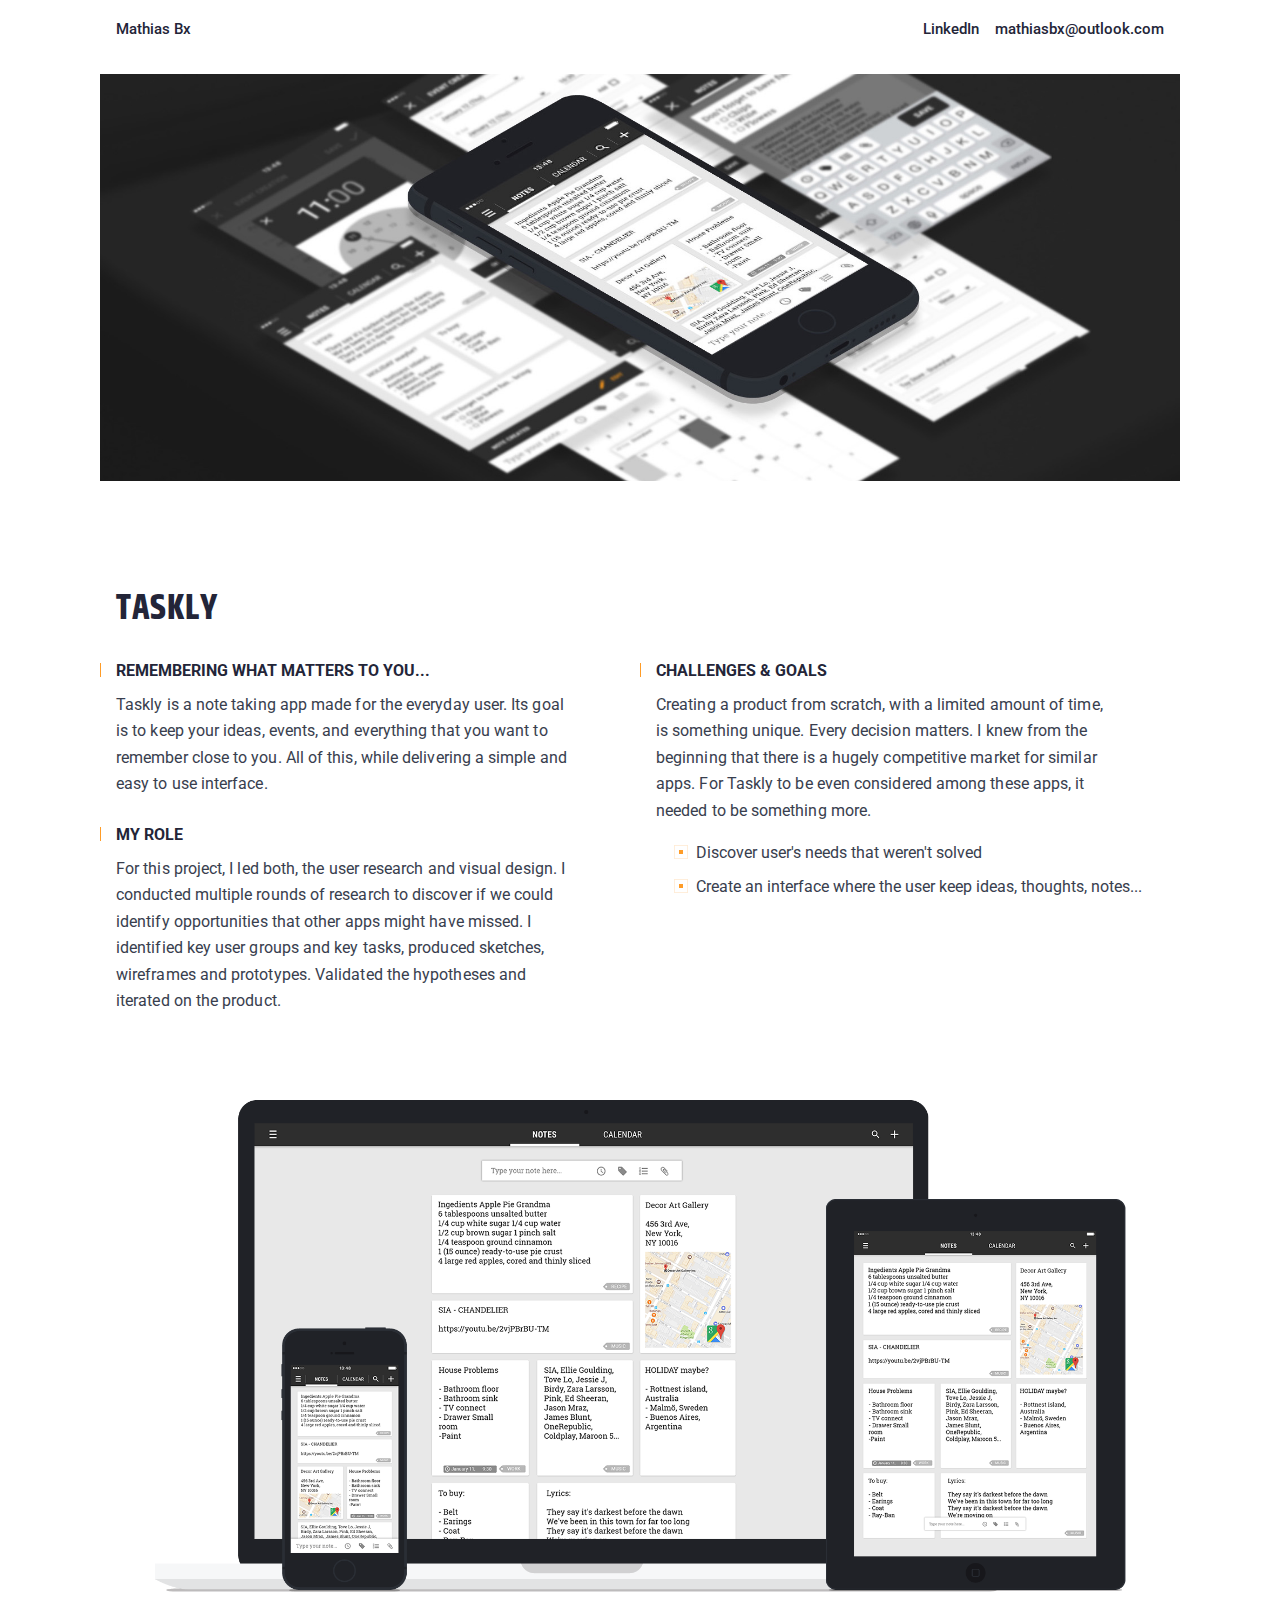
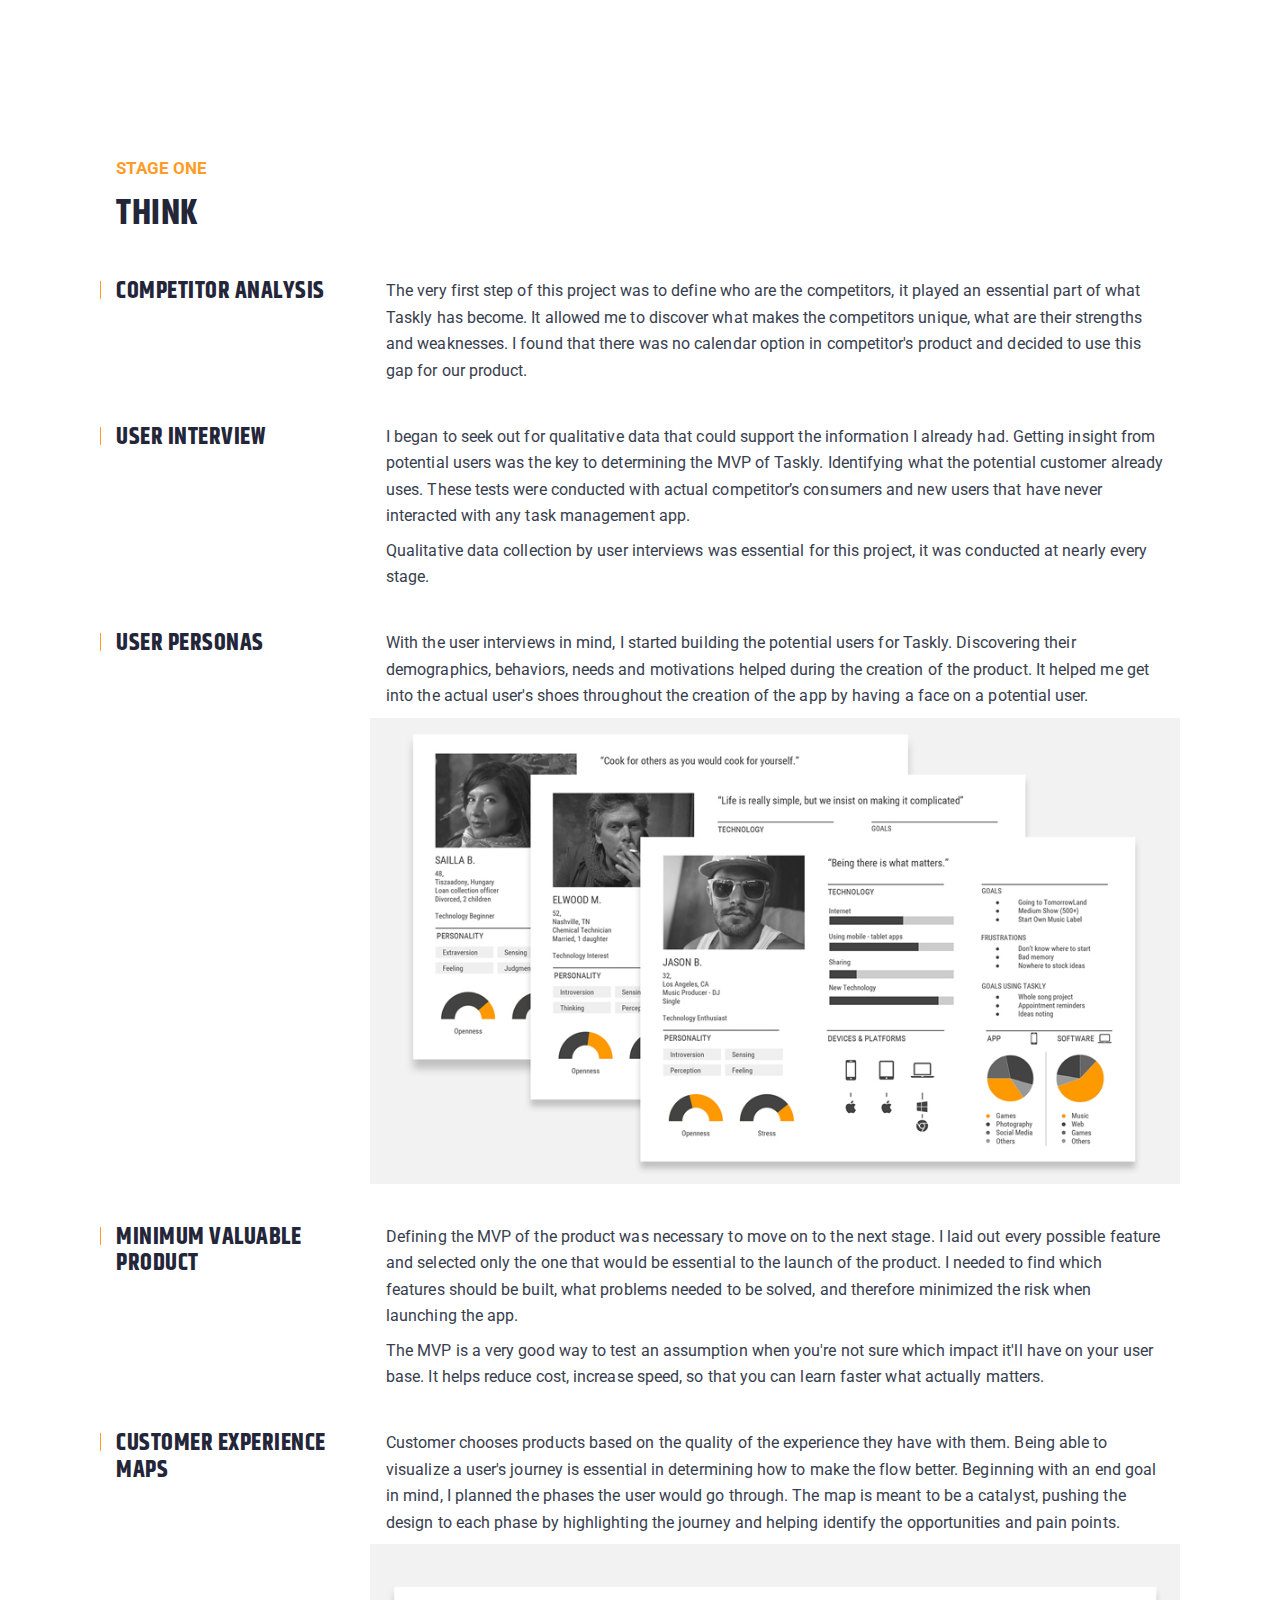
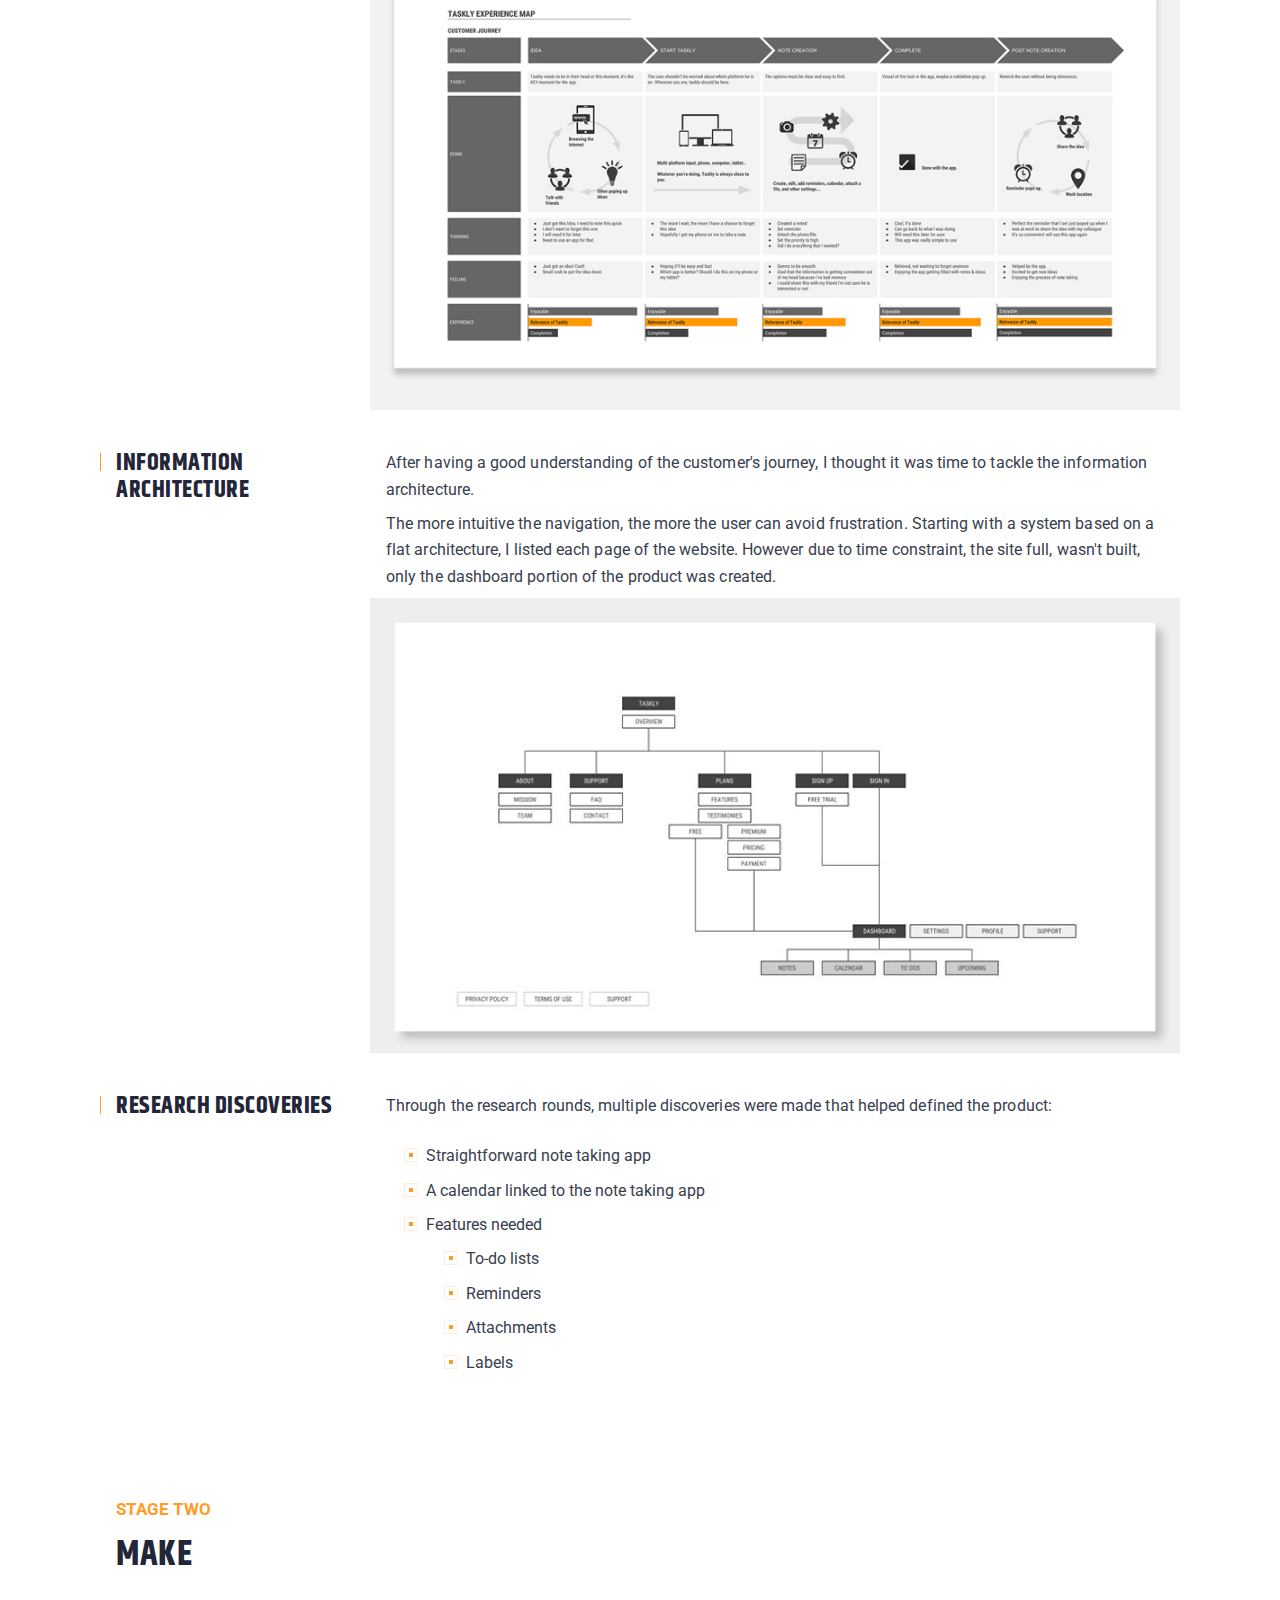
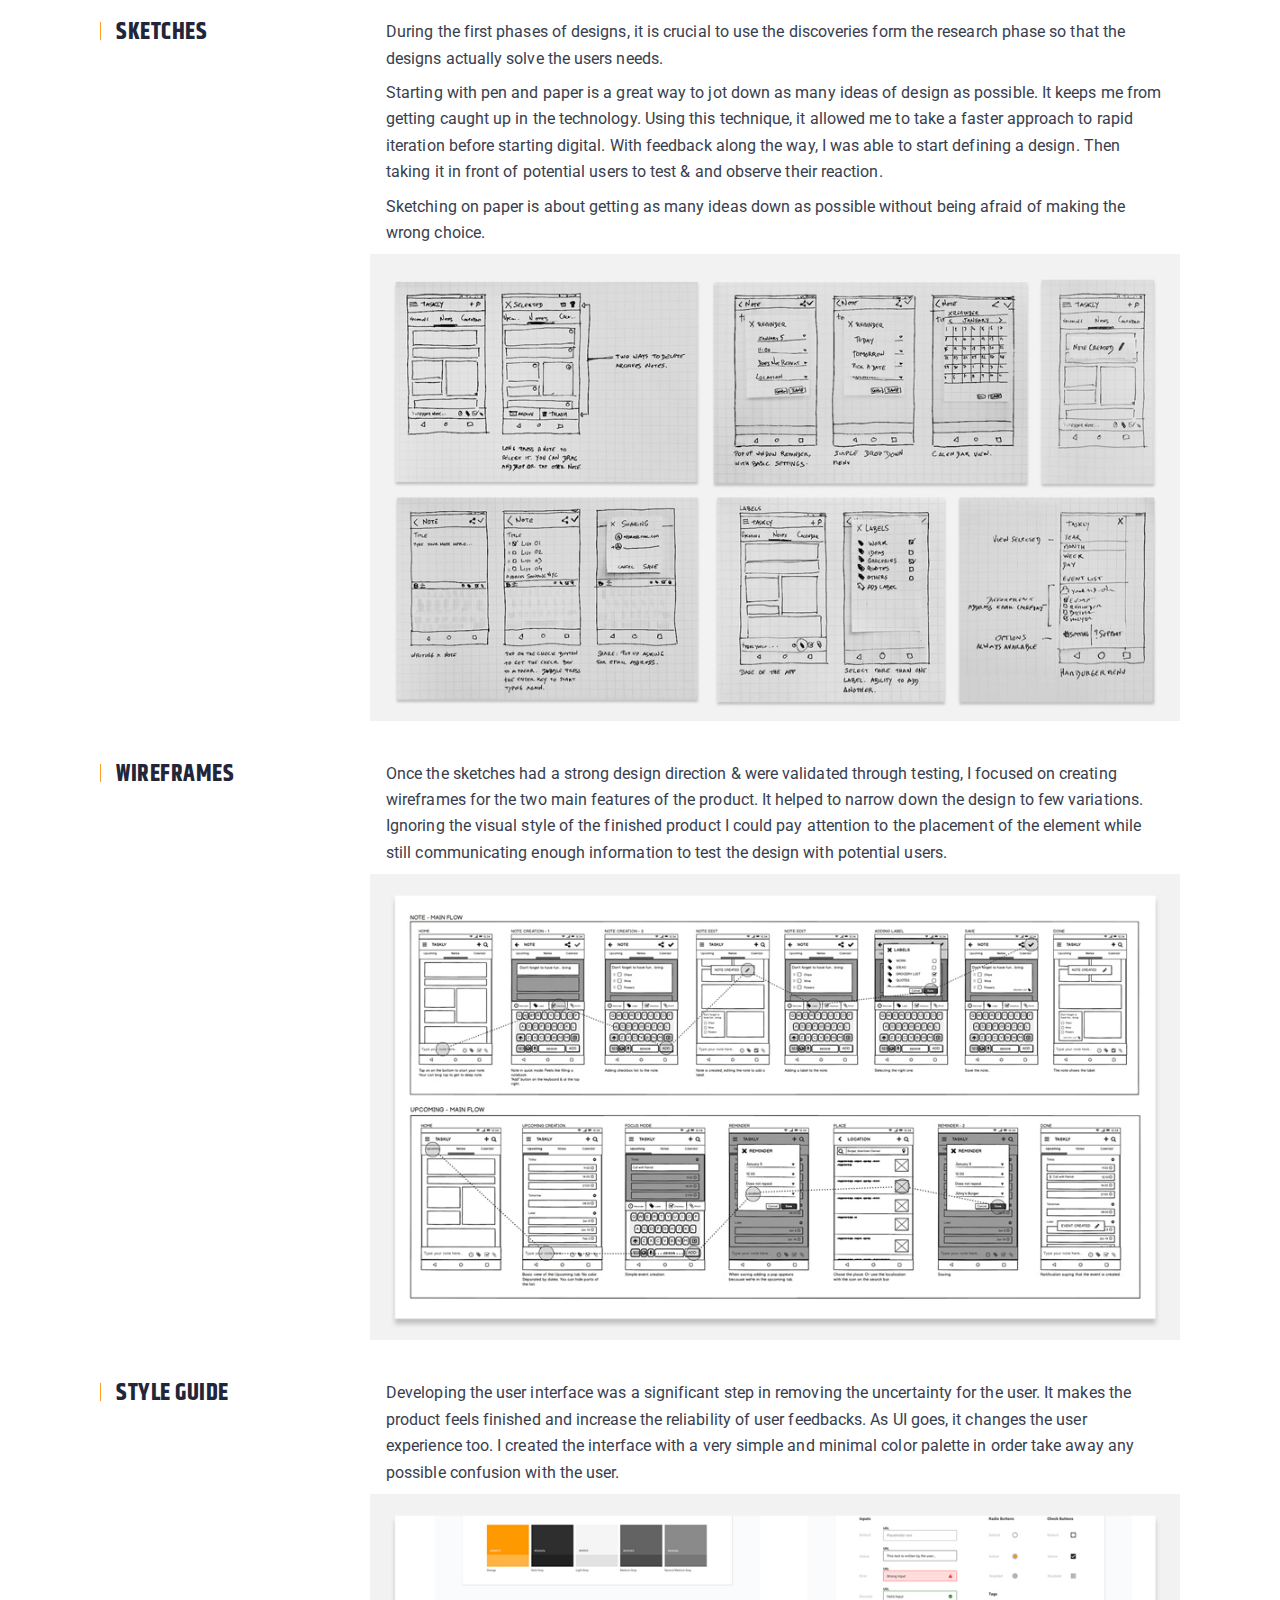
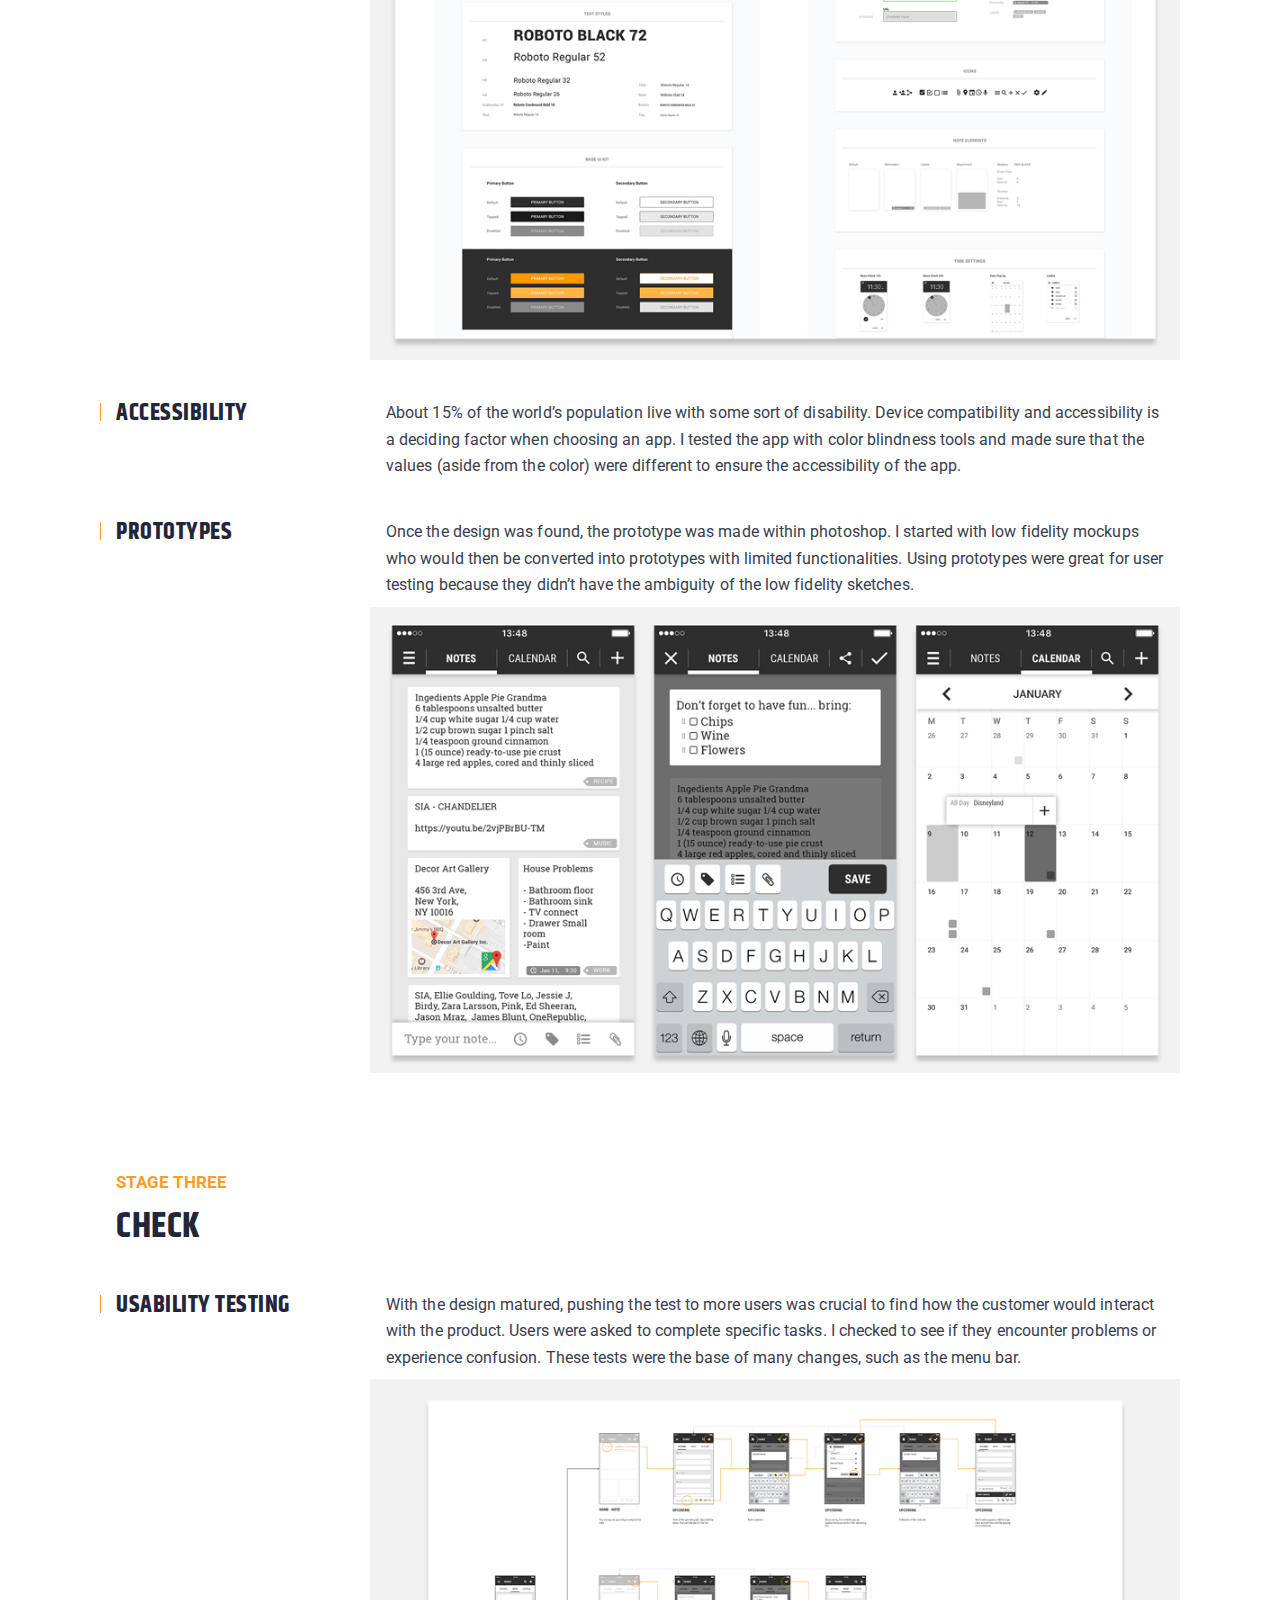
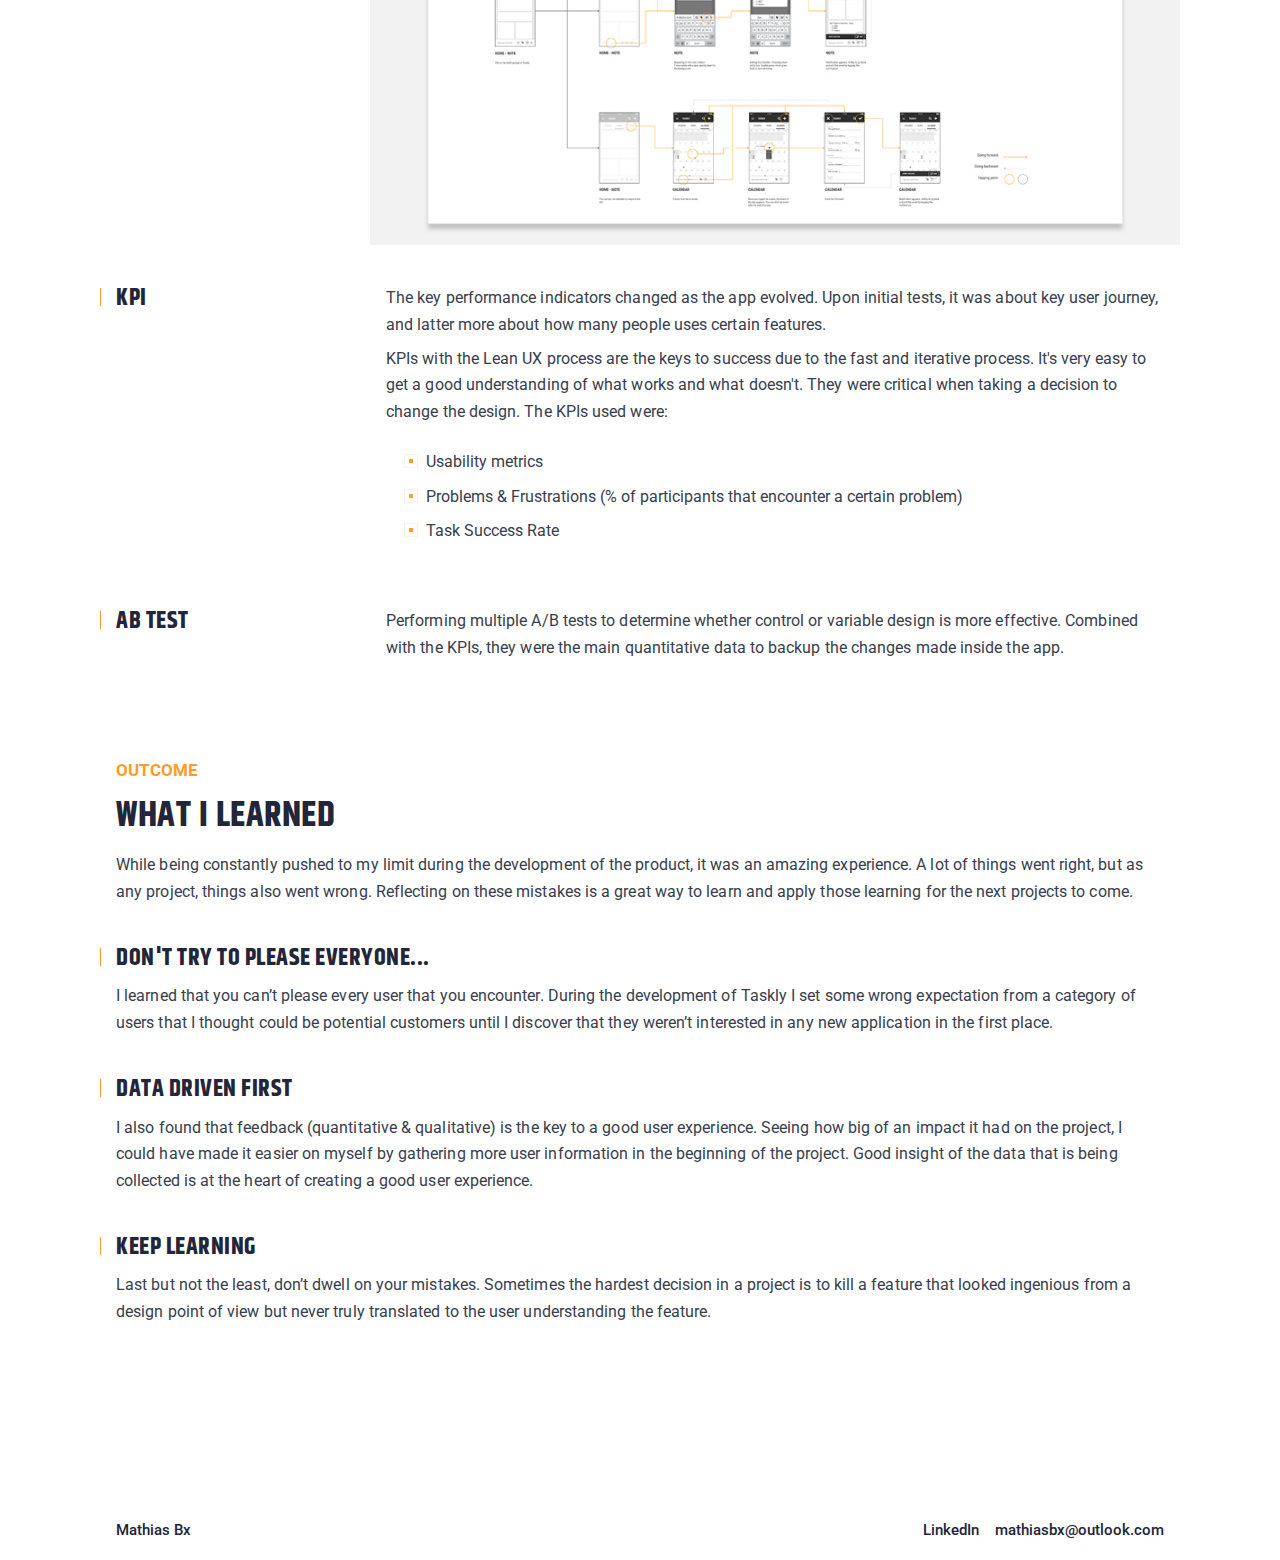
<file: taskly.html>
<!DOCTYPE html>
<html lang="en" dir="ltr">
  <head>
    <title>Mathias Bx | Product Designer</title>
    <script async src="https://www.googletagmanager.com/gtag/js?id=G-ZKMCRPXBBF"></script>
    <script>
      window.dataLayer = window.dataLayer || [];
      function gtag(){dataLayer.push(arguments);}
      gtag('js', new Date());

      gtag('config', 'G-ZKMCRPXBBF');
    </script>

    <meta charset="UTF-8" />
    <meta name="viewport" content="width=device-width, initial-scale=1.0" />
    <meta
      name="description"
      content="Product Designer & problem solver. I'm an advocate for the user. I care about crafting products and experiences that are useful, useable, and beautiful."
    />
    <link rel="shortcut icon" href="images/favicon.png" />
    <meta property="og:image" content="https://www.mathiasbx.com/images/og-image.png" />
    <link rel="preload" href="css/styles.css" as="style" />
    <link rel="stylesheet" href="css/styles.css" />
    <link href="https://fonts.googleapis.com/css2?family=Khand:wght@700&family=Roboto:wght@400;500;700&display=swap" rel="stylesheet" />
  </head>

  <body class="highlight--orange">
    <header class="header headercasestudy">
      <div class="navbar">
        <div class="navbar__logo">
          <a href="/index.html" class="link link--dark">Mathias Bx</a>
        </div>
        <div class="navbar__links">
          <a href="https://www.linkedin.com/in/mathiasbx/" target="_blank" rel="noopener" class="link link--dark">LinkedIn</a>
          <a href="mailto:mathiasbx@outlook.com" target="_blank" class="link link--dark">mathiasbx@outlook.com</a>
        </div>
      </div>
      <section class="section headercasestudy__section">
        <img src="images/taskly/taskly-01-presentation.jpg" alt="" class="headercasestudy__image" />
      </section>
    </header>
    <section class="section section--lg row--md">
      <h2>Taskly</h2>
      <div class="col-2-2">
        <div class="row--md">
          <div class="row--xs">
            <h4>Remembering what matters to you...</h4>
            <p class="section__copy">
              Taskly is a note taking app made for the everyday user. Its goal is to keep your ideas, events, and everything that you want to remember close to
              you. All of this, while delivering a simple and easy to use interface.
            </p>
          </div>
          <div class="row--xs">
            <h4>My role</h4>
            <p class="section__copy">
              For this project, I led both, the user research and visual design. I conducted multiple rounds of research to discover if we could identify
              opportunities that other apps might have missed. I identified key user groups and key tasks, produced sketches, wireframes and prototypes.
              Validated the hypotheses and iterated on the product.
            </p>
          </div>
        </div>
        <div>
          <div class="row--xs">
            <h4>Challenges & Goals</h4>
            <div>
              <p class="section__copy">
                Creating a product from scratch, with a limited amount of time, is something unique. Every decision matters. I knew from the beginning that
                there is a hugely competitive market for similar apps. For Taskly to be even considered among these apps, it needed to be something more.
              </p>
              <ul class="section__list list-style list-style--orange">
                <li class="section__listitem">Discover user's needs that weren't solved</li>
                <li class="section__listitem">Create an interface where the user keep ideas, thoughts, notes...</li>
              </ul>
            </div>
          </div>
        </div>
      </div>
      <img src="images/taskly/pres-devices-high.png" alt="" class="casestudy__imageone" loading="lazy" />
    </section>
    <section class="section">
      <div class="col-4">
        <div class="row--xl">
          <div class="row--lg">
            <div class="row--xs">
              <h5>Stage one</h5>
              <h2>Think</h2>
            </div>
            <div class="col-1-3">
              <h3>Competitor analysis</h3>
              <p>
                The very first step of this project was to define who are the competitors, it played an essential part of what Taskly has become. It allowed me
                to discover what makes the competitors unique, what are their strengths and weaknesses. I found that there was no calendar option in
                competitor's product and decided to use this gap for our product.
              </p>
            </div>
            <div class="col-1-3">
              <h3>User Interview</h3>
              <div class="row--xs">
                <p>
                  I began to seek out for qualitative data that could support the information I already had. Getting insight from potential users was the key to
                  determining the MVP of Taskly. Identifying what the potential customer already uses. These tests were conducted with actual competitor’s
                  consumers and new users that have never interacted with any task management app.
                </p>
                <p>Qualitative data collection by user interviews was essential for this project, it was conducted at nearly every stage.</p>
              </div>
            </div>
            <div class="col-1-3">
              <h3>User personas</h3>
              <div class="row--xs">
                <p>
                  With the user interviews in mind, I started building the potential users for Taskly. Discovering their demographics, behaviors, needs and
                  motivations helped during the creation of the product. It helped me get into the actual user's shoes throughout the creation of the app by
                  having a face on a potential user.
                </p>
                <img src="images/taskly/personas.jpg" alt="" class="casestudy__imageone" loading="lazy" />
              </div>
            </div>
            <div class="col-1-3">
              <h3>Minimum Valuable Product</h3>
              <div class="row--xs">
                <p>
                  Defining the MVP of the product was necessary to move on to the next stage. I laid out every possible feature and selected only the one that
                  would be essential to the launch of the product. I needed to find which features should be built, what problems needed to be solved, and
                  therefore minimized the risk when launching the app.
                </p>
                <p>
                  The MVP is a very good way to test an assumption when you're not sure which impact it'll have on your user base. It helps reduce cost,
                  increase speed, so that you can learn faster what actually matters.
                </p>
              </div>
            </div>
            <div class="col-1-3">
              <h3>Customer Experience Maps</h3>
              <div class="row--xs">
                <p>
                  Customer chooses products based on the quality of the experience they have with them. Being able to visualize a user's journey is essential in
                  determining how to make the flow better. Beginning with an end goal in mind, I planned the phases the user would go through. The map is meant
                  to be a catalyst, pushing the design to each phase by highlighting the journey and helping identify the opportunities and pain points.
                </p>
                <img src="images/taskly/customer-journey-02.jpg" alt="" class="casestudy__imageone" loading="lazy" />
              </div>
            </div>
            <div class="col-1-3">
              <h3>Information Architecture</h3>
              <div class="row--xs">
                <p>After having a good understanding of the customer's journey, I thought it was time to tackle the information architecture.</p>
                <p>
                  The more intuitive the navigation, the more the user can avoid frustration. Starting with a system based on a flat architecture, I listed each
                  page of the website. However due to time constraint, the site full, wasn't built, only the dashboard portion of the product was created.
                </p>
                <img src="images/taskly/ia.png" alt="" class="casestudy__imageone" loading="lazy" />
              </div>
            </div>
            <div class="col-1-3">
              <h3>Research discoveries</h3>
              <div class="row--xs">
                <p>Through the research rounds, multiple discoveries were made that helped defined the product:</p>
                <ul class="section__list list-style list-style--orange">
                  <li class="section__listitem">Straightforward note taking app</li>
                  <li class="section__listitem">A calendar linked to the note taking app</li>
                  <li class="section__listitem">Features needed</li>
                  <ul class="list-style list-style--orange">
                    <li class="section__listitem">To-do lists</li>
                    <li class="section__listitem">Reminders</li>
                    <li class="section__listitem">Attachments</li>
                    <li class="section__listitem">Labels</li>
                  </ul>
                </ul>
              </div>
            </div>
          </div>
          <div class="row--lg">
            <div class="row--xs">
              <h5>Stage two</h5>
              <h2>Make</h2>
            </div>
            <div class="col-1-3">
              <h3>Sketches</h3>
              <div class="row--xs">
                <p>
                  During the first phases of designs, it is crucial to use the discoveries form the research phase so that the designs actually solve the users
                  needs.
                </p>
                <p>
                  Starting with pen and paper is a great way to jot down as many ideas of design as possible. It keeps me from getting caught up in the
                  technology. Using this technique, it allowed me to take a faster approach to rapid iteration before starting digital. With feedback along the
                  way, I was able to start defining a design. Then taking it in front of potential users to test & and observe their reaction.
                </p>
                <p>Sketching on paper is about getting as many ideas down as possible without being afraid of making the wrong choice.</p>
                <img src="images/taskly/sketches.jpg" alt="" class="casestudy__imageone" loading="lazy" />
              </div>
            </div>
            <div class="col-1-3">
              <h3>Wireframes</h3>
              <div class="row--xs">
                <p>
                  Once the sketches had a strong design direction & were validated through testing, I focused on creating wireframes for the two main features
                  of the product. It helped to narrow down the design to few variations. Ignoring the visual style of the finished product I could pay attention
                  to the placement of the element while still communicating enough information to test the design with potential users.
                </p>
                <img src="images/taskly/wireframes.jpg" alt="" class="casestudy__imageone" loading="lazy" />
              </div>
            </div>
            <div class="col-1-3">
              <h3>Style Guide</h3>
              <div class="row--xs">
                <p>
                  Developing the user interface was a significant step in removing the uncertainty for the user. It makes the product feels finished and
                  increase the reliability of user feedbacks. As UI goes, it changes the user experience too. I created the interface with a very simple and
                  minimal color palette in order take away any possible confusion with the user.
                </p>
                <img src="images/taskly/ui2.jpg" alt="" class="casestudy__imageone" loading="lazy" />
              </div>
            </div>
            <div class="col-1-3">
              <h3>Accessibility</h3>
              <p>
                About 15% of the world’s population live with some sort of disability. Device compatibility and accessibility is a deciding factor when choosing
                an app. I tested the app with color blindness tools and made sure that the values (aside from the color) were different to ensure the
                accessibility of the app.
              </p>
            </div>
            <div class="col-1-3">
              <h3>Prototypes</h3>
              <div class="row--xs">
                <p>
                  Once the design was found, the prototype was made within photoshop. I started with low fidelity mockups who would then be converted into
                  prototypes with limited functionalities. Using prototypes were great for user testing because they didn’t have the ambiguity of the low
                  fidelity sketches.
                </p>
                <img src="images/taskly/proto.jpg" alt="" class="casestudy__imageone" loading="lazy" />
              </div>
            </div>
          </div>
          <div class="row--lg">
            <div class="row--xs">
              <h5>Stage three</h5>
              <h2>Check</h2>
            </div>
            <div class="col-1-3">
              <h3>Usability Testing</h3>
              <div class="row--xs">
                <p>
                  With the design matured, pushing the test to more users was crucial to find how the customer would interact with the product. Users were asked
                  to complete specific tasks. I checked to see if they encounter problems or experience confusion. These tests were the base of many changes,
                  such as the menu bar.
                </p>
                <img src="images/taskly/user-test.jpg" alt="" class="casestudy__imageone" loading="lazy" />
              </div>
            </div>
            <div class="col-1-3">
              <h3>KPI</h3>
              <div class="row--xs">
                <p>
                  The key performance indicators changed as the app evolved. Upon initial tests, it was about key user journey, and latter more about how many
                  people uses certain features.
                </p>
                <p>
                  KPIs with the Lean UX process are the keys to success due to the fast and iterative process. It's very easy to get a good understanding of
                  what works and what doesn't. They were critical when taking a decision to change the design. The KPIs used were:
                </p>
                <ul class="section__list list-style list-style--orange">
                  <li class="section__listitem">Usability metrics</li>
                  <li class="section__listitem">Problems & Frustrations (% of participants that encounter a certain problem)</li>
                  <li class="section__listitem">Task Success Rate</li>
                </ul>
              </div>
            </div>
            <div class="col-1-3">
              <h3>AB Test</h3>
              <p>
                Performing multiple A/B tests to determine whether control or variable design is more effective. Combined with the KPIs, they were the main
                quantitative data to backup the changes made inside the app.
              </p>
            </div>
          </div>
          <div class="row--sm">
            <div class="row--xs">
              <h5>Outcome</h5>
              <h2>What I learned</h2>
            </div>
            <div class="row--lg">
              <p>
                While being constantly pushed to my limit during the development of the product, it was an amazing experience. A lot of things went right, but
                as any project, things also went wrong. Reflecting on these mistakes is a great way to learn and apply those learning for the next projects to
                come.
              </p>
              <div class="row--sm">
                <h3>Don't try to please everyone...</h3>
                <p>
                  I learned that you can’t please every user that you encounter. During the development of Taskly I set some wrong expectation from a category
                  of users that I thought could be potential customers until I discover that they weren’t interested in any new application in the first place.
                </p>
              </div>
              <div class="row--sm">
                <h3>Data driven first</h3>
                <p>
                  I also found that feedback (quantitative & qualitative) is the key to a good user experience. Seeing how big of an impact it had on the
                  project, I could have made it easier on myself by gathering more user information in the beginning of the project. Good insight of the data
                  that is being collected is at the heart of creating a good user experience.
                </p>
              </div>
              <div class="row--sm">
                <h3>Keep learning</h3>
                <p>
                  Last but not the least, don’t dwell on your mistakes. Sometimes the hardest decision in a project is to kill a feature that looked ingenious
                  from a design point of view but never truly translated to the user understanding the feature.
                </p>
              </div>
            </div>
          </div>
        </div>
      </div>
    </section>
    <section class="footer">
      <div class="navbar footer__navbar">
        <div class="navbar__logo">
          <a href="/index.html" class="link link--dark">Mathias Bx</a>
        </div>
        <div class="navbar__links">
          <a href="https://www.linkedin.com/in/mathiasbx/" target="_blank" rel="noopener" class="link link--dark">LinkedIn</a>
          <a href="mailto:mathiasbx@outlook.com" target="_blank" class="link link--dark">mathiasbx@outlook.com</a>
        </div>
      </div>
    </section>
  </body>
</html>
</file>
<file: css/styles.css>
body {
  margin: 0;
  padding: 0;
  -webkit-box-sizing: border-box;
          box-sizing: border-box;
  font-family: Roboto, Segoe UI, Arial, Helvetica, sans-serif;
  font-size: 16px;
  line-height: 165%;
  color: #383e4e;
}

::-moz-selection {
  background-color: #232538;
  color: #fff;
}

::selection {
  background-color: #232538;
  color: #fff;
}

blockquote,
figure,
h1,
h2,
h3,
h4,
h5,
h6,
p,
pre {
  margin: 0;
  padding-left: 16px;
  padding-right: 16px;
}

h1 {
  font-size: 52px;
  font-weight: 700;
}

h2 {
  font-size: 36px;
  font-weight: 700;
  position: relative;
  color: #232538;
  line-height: 135%;
  letter-spacing: -0.8px;
  text-transform: uppercase;
  font-family: Khand, Roboto, Arial, Helvetica;
  letter-spacing: 0.5px;
}

h3 {
  font-size: 24px;
  font-weight: 700;
  position: relative;
  color: #232538;
  letter-spacing: -0.5px;
  text-transform: uppercase;
  font-family: Khand, Roboto, Arial, Helvetica;
  letter-spacing: 0.5px;
}

h3::before {
  background-color: #ff9c27;
  content: "";
  width: 1px;
  position: absolute;
  left: 0;
  top: 3px;
  height: 18px;
}

h4 {
  font-size: 16px;
  font-weight: 700;
  position: relative;
  color: #232538;
  text-transform: uppercase;
}

h4::before {
  background-color: #ff9c27;
  content: "";
  width: 1px;
  position: absolute;
  left: 0;
  top: 5px;
  height: 14px;
}

h5 {
  font-size: 17px;
  text-transform: uppercase;
}

h5--orange {
  color: #ff9c27;
}

p {
  font-size: 16px;
  letter-spacing: 0.075px;
}

a {
  color: #ff9c27;
  font-weight: 500;
  -webkit-transition: color 0.15s ease-out;
  transition: color 0.15s ease-out;
}

a:hover {
  color: #232538;
  -webkit-transition: color 0.15s ease-out;
  transition: color 0.15s ease-out;
}

ol li {
  margin: 0 0 0.5rem 0;
  counter-increment: counter;
  position: relative;
  list-style: none;
}

ol li::before {
  content: counter(counter);
  color: #ff9c27;
  font-size: 12px;
  font-weight: bold;
  position: absolute;
  --size: 20px;
  left: calc(-1 * var(--size) - 10px);
  line-height: var(--size);
  width: var(--size);
  width: calc(1px + var(--size));
  height: var(--size);
  top: 2px;
  background: rgba(239, 138, 19, 0.2);
  border-radius: 0;
  text-align: center;
}

.col-1-1-1-1 {
  display: -ms-grid;
  display: grid;
  -ms-grid-columns: 1fr 1fr 1fr 1fr;
      grid-template-columns: 1fr 1fr 1fr 1fr;
}

.col-1-1-1 {
  display: -ms-grid;
  display: grid;
  -ms-grid-columns: 1fr 1fr 1fr;
      grid-template-columns: 1fr 1fr 1fr;
}

.col-2-2 {
  display: -ms-grid;
  display: grid;
  -ms-grid-columns: 1fr 1fr;
      grid-template-columns: 1fr 1fr;
}

.col-4 {
  display: -ms-grid;
  display: grid;
  -ms-grid-columns: 4fr;
      grid-template-columns: 4fr;
}

.col-2-1-1 {
  display: -ms-grid;
  display: grid;
  -ms-grid-columns: 2fr 1fr 1fr;
      grid-template-columns: 2fr 1fr 1fr;
}

.col-1-2-1 {
  display: -ms-grid;
  display: grid;
  -ms-grid-columns: 1fr 2fr 1fr;
      grid-template-columns: 1fr 2fr 1fr;
}

.col-1-1-2 {
  display: -ms-grid;
  display: grid;
  -ms-grid-columns: 1fr 1fr 2fr;
      grid-template-columns: 1fr 1fr 2fr;
}

.col-3-1 {
  display: -ms-grid;
  display: grid;
  -ms-grid-columns: 3fr 1fr;
      grid-template-columns: 3fr 1fr;
}

.col-1-3 {
  display: -ms-grid;
  display: grid;
  -ms-grid-columns: 1fr 3fr;
      grid-template-columns: 1fr 3fr;
}

.row--0, .row--xs, .row--sm, .row--md, .row--lg, .row--xl {
  display: -ms-grid;
  display: grid;
  grid: auto/minmax(0, 1fr);
}

.row--0 {
  grid-gap: 0;
}

.row--xs {
  grid-gap: 8px;
}

.row--sm {
  grid-gap: 12px;
}

.row--md {
  grid-gap: 24px;
}

.row--lg {
  grid-gap: 40px;
}

.row--xl {
  grid-gap: 96px;
}

.highlight--orange h3::before {
  background-color: #ff9c27;
}

.highlight--orange h4::before {
  background-color: #ff9c27;
}

.highlight--orange h5 {
  color: #ff9c27;
}

.highlight--orange svg {
  color: #ff9c27;
}

.highlight--preqin h3::before {
  background-color: #0084C0;
}

.highlight--preqin h4::before {
  background-color: #0084C0;
}

.highlight--preqin h5 {
  color: #0084C0;
}

.highlight--preqin svg {
  color: #0084C0;
}

.highlight--purple h3::before {
  background-color: #9891fb;
}

.highlight--purple h4::before {
  background-color: #9891fb;
}

.highlight--purple h5 {
  color: #9891fb;
}

.highlight--purple svg {
  color: #9891fb;
}

.copy__header .copy__body {
  padding-left: 16px;
  padding-right: 32px;
}

img {
  width: 100%;
  max-width: 100%;
  -webkit-box-sizing: border-box;
          box-sizing: border-box;
}

a {
  text-decoration: none;
}

.btn-container {
  display: -webkit-box;
  display: -ms-flexbox;
  display: flex;
  margin-left: 16px;
  -webkit-box-align: center;
      -ms-flex-align: center;
          align-items: center;
}

.btn-container .btn:not(:first-of-type) {
  margin-left: 10px;
}

.btn {
  font-size: 14px;
  display: inline-block;
  text-decoration: none;
  font-weight: 500;
  cursor: pointer;
  letter-spacing: -0.25px;
  padding: 10px 40px 10px;
  text-transform: uppercase;
  position: relative;
  overflow: hidden;
  -webkit-transition: background 0.3s ease-out;
  transition: background 0.3s ease-out;
}

.btn::after {
  position: absolute;
  -webkit-transition: 0.3s ease-out;
  transition: 0.3s ease-out;
  content: "";
  width: 0;
  left: 50%;
  bottom: -10%;
  background: #232538;
  height: 120%;
  left: -10%;
  -webkit-transform: skewX(15deg);
          transform: skewX(15deg);
  z-index: -1;
}

.btn:hover::after {
  width: 120%;
}

.btn--primary {
  position: relative;
  padding: 6px;
  display: -webkit-box;
  display: -ms-flexbox;
  display: flex;
}

.btn--primary::before {
  border: 1px solid #ece8e1;
  border-bottom: 0;
  content: "";
  display: block;
  position: absolute;
  height: calc(50% - 8px);
  width: 100%;
  left: 0;
  top: 0;
  z-index: -1;
  -webkit-box-sizing: border-box;
          box-sizing: border-box;
}

.btn--primary::after {
  border: 1px solid #ece8e1;
  border-top: 0;
  content: "";
  display: block;
  position: absolute;
  height: calc(50% - 8px);
  width: 100%;
  left: 0;
  bottom: 0;
  z-index: -1;
  -webkit-box-sizing: border-box;
          box-sizing: border-box;
}

.btn__arrow {
  padding-left: 6px;
}

.btn--orange {
  color: #fff;
  background-color: #ff9c27;
  z-index: 1;
}

.btn--purple {
  color: #fff;
  background-color: #9891fb;
  z-index: 1;
}

.btn--transparent {
  color: #ff9c27;
  -webkit-transition: color 0.15s ease-out;
  transition: color 0.15s ease-out;
}

.btn--transparent:hover {
  background-color: transparent;
  color: #232538;
  -webkit-transition: color 0.15s ease-out;
  transition: color 0.15s ease-out;
}

.btn-detail {
  content: "";
  pointer-events: none;
  z-index: 2;
  display: block;
  position: absolute;
  height: 5px;
  width: 5px;
  background-color: #fff;
}

.btn-detail--1 {
  top: 6px;
  left: 6px;
}

.btn-detail--2 {
  bottom: 6px;
  right: 6px;
}

.link {
  font-weight: 500;
  text-decoration: none;
}

.link--orange {
  color: #ff9c27;
}

.link--orange:hover {
  color: #232538;
}

.link--dark {
  color: #232538;
}

.link--dark:hover {
  color: #ff9c27;
}

.section {
  max-width: 1080px;
  margin: auto;
  z-index: 2;
  position: relative;
  padding-left: 16px;
  padding-right: 16px;
}

.section--sm {
  margin-top: 20px;
  margin-bottom: 20px;
}

.section--md {
  margin-top: 40px;
  margin-bottom: 40px;
}

.section--lg {
  margin-top: 96px;
  margin-bottom: 96px;
}

.section--xl {
  margin-top: 192px;
  margin-bottom: 192px;
}

.section__copy {
  padding-right: 64px;
}

.section__list {
  margin-left: 16px;
  padding-right: 16px;
}

.section__listitem {
  margin-bottom: 8px;
}

.section__header-detail {
  display: -webkit-box;
  display: -ms-flexbox;
  display: flex;
}

.section__case-study {
  gap: 24px;
  display: -ms-grid;
  display: grid;
}

.section__case-study-copy {
  padding: 16px 16px 16px 0;
  display: -ms-grid;
  display: grid;
  gap: 8px;
}

.section__case-study-item {
  display: -webkit-box;
  display: -ms-flexbox;
  display: flex;
  -webkit-box-orient: vertical;
  -webkit-box-direction: normal;
      -ms-flex-direction: column;
          flex-direction: column;
  -webkit-transition: all 0.15s ease-out;
  transition: all 0.15s ease-out;
}

.section__case-study-item p {
  font-weight: 400;
  color: #232538;
}

.section__case-study-item img {
  -o-object-fit: cover;
     object-fit: cover;
}

.section__case-study-item:hover {
  outline-color: #232538;
  -webkit-transition: all 0.15s ease-out;
  transition: all 0.15s ease-out;
  cursor: pointer;
}

.section__case-study-coming-soon {
  display: -webkit-box;
  display: -ms-flexbox;
  display: flex;
  -webkit-box-orient: horizontal;
  -webkit-box-direction: normal;
      -ms-flex-direction: row;
          flex-direction: row;
  gap: 8px;
}

.section__case-study-coming-soon h5 {
  padding-right: 0;
}

.label {
  padding: 4px 12px;
  background: rgba(35, 37, 56, 0.08);
  border-radius: 16px;
  font-family: 'Roboto';
  font-style: normal;
  font-weight: 700;
  font-size: 14px;
  line-height: 20px;
  text-transform: uppercase;
  color: #232538;
}

.section-casestudy {
  margin-top: 40px;
  margin-bottom: 40px;
}

.navbar {
  display: -ms-grid;
  display: grid;
  grid-auto-flow: column;
  padding: 16px;
  font-size: 15px;
  max-width: 1080px;
  margin: auto;
}

.navbar__logo, .navbar__links {
  padding-left: 16px;
  padding-right: 16px;
}

.navbar__links {
  -ms-grid-column-align: end;
      justify-self: end;
  text-align: right;
}

.navbar__links a {
  margin-left: 12px;
}

.section-hero {
  margin-top: 120px;
  margin-bottom: 40px;
}

.section-hero__title {
  font-weight: 700;
  font-size: 52px;
  line-height: 110%;
  letter-spacing: 0.5px;
  color: #232538;
  text-transform: uppercase;
  font-family: Khand, Roboto, Arial, Helvetica;
}

.section-hero__copy {
  font-size: 18px;
  line-height: 160%;
  letter-spacing: 0.2px;
  color: #383e4e;
}

.section-hero__img {
  width: 100%;
  max-width: 300px;
  -ms-grid-column-align: end;
      justify-self: end;
  position: relative;
}

.section-hero__img img {
  position: absolute;
  max-width: 320px;
}

.border__default {
  outline: 1px solid #EBEBEB;
  outline-offset: -1px;
}

.introduction {
  margin-top: 96px;
  padding-top: 0;
}

.case-study-preview__imagecontainer {
  display: -webkit-box;
  display: -ms-flexbox;
  display: flex;
  -ms-flex-item-align: center;
      align-self: center;
  position: relative;
}

.case-study-preview__imagecontainer::before {
  content: "";
  display: block;
  position: absolute;
  height: 112px;
  width: 112px;
  top: -12px;
  left: -12px;
  z-index: -1;
  border: 1px solid #ebebee;
}

.case-study-preview__imagecontainer::after {
  content: "";
  display: block;
  position: absolute;
  height: 100%;
  width: 100%;
  bottom: -12px;
  right: -12px;
  z-index: -1;
  border: 1px solid #ebebee;
}

.case-study-preview__imagebox {
  position: relative;
  margin: auto;
  width: 100%;
  margin: auto;
  overflow: hidden;
}

.case-study-preview__imagebox::after {
  content: "";
  position: absolute;
  -webkit-transition: 0.3s ease-out;
  transition: 0.3s ease-out;
  width: 0;
  bottom: 0;
  background: rgba(35, 37, 56, 0.25);
  height: 120%;
  left: -20%;
  -webkit-transform: skewX(15deg);
          transform: skewX(15deg);
  z-index: 1;
  mix-blend-mode: hard-light;
}

.case-study-preview__imagebox:hover::after {
  width: 140%;
}

.case-study-preview__imagebox img {
  width: 100%;
  max-width: 100%;
  -webkit-transition: 0.3s ease-out;
  transition: 0.3s ease-out;
  display: block;
  height: auto;
  -webkit-transform: scale(1);
          transform: scale(1);
  height: 315px;
  -o-object-fit: cover;
     object-fit: cover;
}

.case-study-preview__imagebox:hover img {
  cursor: pointer;
}

.list__check {
  list-style: none;
  margin: 0;
  padding-left: 16px;
}

.list__item {
  font-size: 14px;
  display: -webkit-box;
  display: -ms-flexbox;
  display: flex;
  -webkit-box-align: center;
      -ms-flex-align: center;
          align-items: center;
}

.list__item svg {
  margin-right: 8px;
}

.list__icon {
  position: absolute;
  left: 0;
  top: 5px;
}

.list-unstyled {
  list-style: none;
  padding-left: 16px;
  margin: 0;
}

.list-unstyled li {
  margin-top: 8px;
  margin-bottom: 8px;
}

.list-style {
  list-style: none;
}

.list-style li {
  position: relative;
}

.list-style li::before {
  content: "";
  width: 16px;
  height: 16px;
  left: -22px;
  top: 5px;
  position: absolute;
  background-repeat: no-repeat;
}

.list-style--purple li::before {
  background-image: url(../images/list-style-square-purple.svg);
}

.list-style--orange li::before {
  background-image: url(../images/list-style-square-orange.svg);
}

.header-home {
  position: relative;
  height: 100%;
  padding-bottom: 100px;
  overflow: hidden;
  margin-bottom: -34px;
}

.header-home__background {
  position: absolute;
  top: 0;
  bottom: 0;
  right: 0;
  left: 0;
  width: 100%;
  height: 100%;
  -webkit-transform: skewY(-6deg);
          transform: skewY(-6deg);
  -webkit-transform-origin: top left;
          transform-origin: top left;
  z-index: -1;
  -ms-flex-line-pack: end;
      align-content: end;
  overflow: hidden;
  background: url(../images/background-header.svg) no-repeat center center;
  background-size: cover;
}

.header-home__image {
  -webkit-transform: skewY(6deg);
          transform: skewY(6deg);
  max-width: 360px;
  -ms-grid-column-align: end;
      justify-self: end;
  position: relative;
  top: 120px;
  right: 12%;
}

.headercasestudy__section {
  margin-top: 16px;
}

.footer {
  position: relative;
  height: 100%;
}

.footer__background {
  position: absolute;
  top: 0;
  bottom: 0;
  right: 0;
  left: 0;
  width: 100%;
  height: 100%;
  background-color: #e8eaee;
  -webkit-transform: skewY(-6deg);
          transform: skewY(-6deg);
  -webkit-transform-origin: bottom right;
          transform-origin: bottom right;
  z-index: -1;
  background: url(../images/background-footer.svg) no-repeat center center;
  background-size: cover;
}

.footer__content {
  z-index: 1;
  position: relative;
  padding-top: 320px;
}

.footer__navbar {
  padding-top: 192px;
}

.footer-home {
  overflow: hidden;
  margin-bottom: 0;
}

.detail--1 {
  border-top: 1px solid #ebebee;
  z-index: -1;
  margin-left: 16px;
  margin-right: 16px;
  position: relative;
  padding-bottom: 20px;
}

.detail--1::after {
  content: "";
  display: block;
  position: absolute;
  height: 5px;
  width: 5px;
  background-color: #ebebee;
  top: -1px;
}

.detail--2 {
  border-top: 1px solid #ebebee;
  position: relative;
  top: 4px;
  z-index: -1;
  margin-left: 16px;
  margin-right: 16px;
  position: relative;
  -webkit-box-flex: 1;
      -ms-flex-positive: 1;
          flex-grow: 1;
}

.detail--2::after {
  content: "";
  display: block;
  position: absolute;
  height: 5px;
  width: 5px;
  background-color: #ebebee;
  top: -1px;
  right: 0;
}

@media (max-width: 1024px) {
  .section {
    padding-left: 16px;
    padding-right: 16px;
  }
  .section__copy {
    padding-right: 40px;
  }
  .section-hero__title {
    font-size: 42px;
  }
}

@media (max-width: 768px) {
  .headercasestudy__section {
    margin-top: 16px;
  }
  .col-2-2 {
    -ms-grid-columns: 1fr;
        grid-template-columns: 1fr;
    grid-gap: 34px;
  }
  .col-2-2.list {
    -ms-grid-columns: 1fr 1fr;
        grid-template-columns: 1fr 1fr;
    grid-gap: 0;
  }
  .col-3-1 {
    -ms-grid-columns: 1fr;
        grid-template-columns: 1fr;
  }
  .col-1-3 {
    -ms-grid-columns: 1fr;
        grid-template-columns: 1fr;
    gap: 12px;
  }
  .header-home__image {
    display: none;
  }
  .footer {
    padding-top: 34px;
    margin-top: 34px;
  }
  .footer__content {
    padding-top: 0;
  }
  .footer-home {
    padding-top: 200px;
  }
  .section-hero {
    -ms-grid-columns: 1fr;
        grid-template-columns: 1fr;
    margin-top: 80px;
  }
  .section-hero__img {
    display: none;
  }
  .section-hero__title {
    font-size: 34px;
  }
  .section__copy {
    padding-right: 16px;
  }
}
/*# sourceMappingURL=styles.css.map */
</file>
